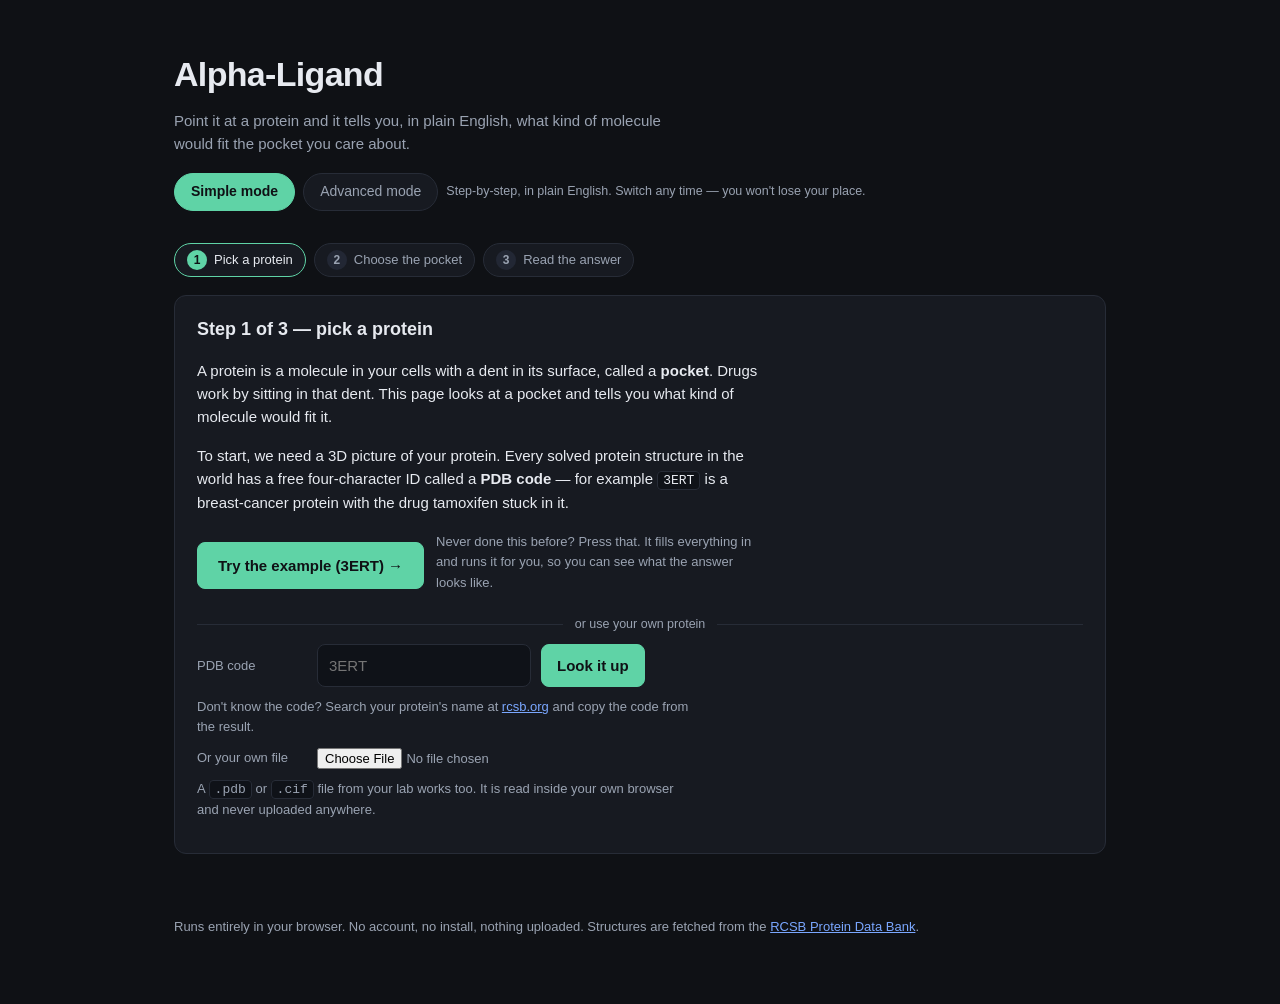
<file: docs/index.html>
<!DOCTYPE html>
<html lang="en">
<head>
<meta charset="utf-8">
<meta name="viewport" content="width=device-width, initial-scale=1">
<title>Alpha-Ligand &mdash; pocket profiler &amp; repressor blueprint</title>
<link rel="icon" href="data:,">
<link rel="stylesheet" href="style.css">
</head>
<body>

<header>
  <h1>Alpha&#8209;Ligand</h1>
  <p class="tagline" id="tagline">Give it a protein structure and its active-site residues. It reads the chemistry
  of the pocket and works backwards to the blueprint of a ligand that would fill it &mdash; a
  candidate repressor.</p>

  <div class="modebar" role="group" aria-label="Choose how much detail you want">
    <button id="modeSimple" type="button" class="modebtn" aria-pressed="true">Simple mode</button>
    <button id="modeAdvanced" type="button" class="modebtn" aria-pressed="false">Advanced mode</button>
    <span class="modehint" id="modeHint"></span>
  </div>
</header>

<main>

<!-- ===================================================================
     SIMPLE MODE: one step on screen at a time, plain language.
     =================================================================== -->
<div id="simpleUI">

  <ol class="progress" id="progress">
    <li data-step="1"><span class="dot">1</span> Pick a protein</li>
    <li data-step="2"><span class="dot">2</span> Choose the pocket</li>
    <li data-step="3"><span class="dot">3</span> Read the answer</li>
  </ol>

  <!-- ---------------- simple step 1 ---------------- -->
  <section class="card" id="sxStep1">
    <h2>Step 1 of 3 &mdash; pick a protein</h2>
    <p>A protein is a molecule in your cells with a dent in its surface, called a
    <strong>pocket</strong>. Drugs work by sitting in that dent. This page looks at a pocket and
    tells you what kind of molecule would fit it.</p>
    <p>To start, we need a 3D picture of your protein. Every solved protein structure in the world
    has a free four-character ID called a <strong>PDB code</strong> &mdash; for example
    <code>3ERT</code> is a breast-cancer protein with the drug tamoxifen stuck in it.</p>

    <p class="bigexample">
      <button id="sxExample" type="button" class="primary big">Try the example (3ERT) &rarr;</button>
      <span class="hint inline">Never done this before? Press that. It fills everything in and runs
      it for you, so you can see what the answer looks like.</span>
    </p>

    <div class="rule"><span>or use your own protein</span></div>

    <div class="row">
      <label for="sxCode">PDB code</label>
      <input id="sxCode" type="text" maxlength="4" placeholder="3ERT" autocomplete="off">
      <button id="sxFetch" type="button" class="primary">Look it up</button>
    </div>
    <p class="hint">Don't know the code? Search your protein's name at
    <a href="https://www.rcsb.org/" target="_blank" rel="noopener">rcsb.org</a> and copy the code
    from the result.</p>

    <div class="row">
      <label for="sxFile">Or your own file</label>
      <input id="sxFile" type="file" accept=".pdb,.ent,.cif,.mmcif,.txt">
    </div>
    <p class="hint">A <code>.pdb</code> or <code>.cif</code> file from your lab works too. It is read
    inside your own browser and never uploaded anywhere.</p>

    <div id="sxLoadStatus" class="status"></div>
  </section>

  <!-- ---------------- simple step 2 ---------------- -->
  <section class="card" id="sxStep2" hidden>
    <h2>Step 2 of 3 &mdash; choose the pocket</h2>
    <p id="sxLoadedLine" class="loaded"></p>
    <p>A protein is big, and only a small patch of it does the real work. That patch is the
    <strong>active site</strong> &mdash; the dent where another molecule binds. We need to know
    which part of the protein you care about.</p>

    <div id="sxAutoBox" class="suggestion" hidden>
      <h3 class="plain">We found a likely pocket</h3>
      <p id="sxAutoText"></p>
      <p>
        <button id="sxUseAuto" type="button" class="primary big">Yes, use this pocket &rarr;</button>
        <button id="sxManualLink" type="button" class="linkish">I'd rather type my own residues</button>
      </p>
    </div>

    <div id="sxNoAutoBox" class="suggestion warnish" hidden>
      <h3 class="plain">No obvious pocket in this file</h3>
      <p>This structure has nothing bound in it, so we can't guess where the active site is. If a
      paper about your protein lists the important residues, type them below. Otherwise, try a
      structure of the same protein that has a drug or molecule bound to it.</p>
    </div>

    <div id="sxManualBox" hidden>
      <h3 class="plain">Type the residues yourself</h3>
      <p class="hint">A residue is one building block of the protein. Write each one as
      <code>chain:number</code>, like <code>A:351</code>, separated by commas. Or just click them in
      the list.</p>
      <div class="row">
        <label for="sxResidues">Residues</label>
        <input id="sxResidues" type="text" placeholder="A:351,A:383,A:524" autocomplete="off">
      </div>
      <div class="picker">
        <div class="row">
          <label for="sxChain">Chain</label>
          <select id="sxChain"></select>
          <input id="sxFilter" type="search" placeholder="filter, e.g. 351 or HIS">
        </div>
        <div id="sxResList" class="reslist"></div>
      </div>
    </div>

    <p id="sxRunRow" hidden>
      <button id="sxRun" type="button" class="primary big">See what this pocket wants &rarr;</button>
    </p>
    <p><button id="sxBack1" type="button" class="linkish">&larr; Back</button></p>
    <div id="sxRunStatus" class="status"></div>
  </section>

  <!-- ---------------- simple step 3 ---------------- -->
  <section id="sxStep3" hidden>
    <div class="card">
      <h2>Step 3 of 3 &mdash; what we found</h2>
      <div id="sxSentences" class="sentences"></div>
      <div id="sxBars" class="bars"></div>
      <p class="caveat" id="sxCaveat"></p>

      <details id="sxDetails">
        <summary>Show me the details (the actual numbers)</summary>
        <div id="sxDetailBody" class="detailbody"></div>
        <p class="hint">Same numbers as Advanced mode. Want the full tables and coordinates?
          <button id="sxToAdvanced" type="button" class="linkish">Switch to Advanced mode</button>
          &mdash; your protein and pocket stay loaded.</p>
        <p>
          <button id="sxDlTxt" type="button">Download report (.txt)</button>
          <button id="sxDlJson" type="button">Download pharmacophore (.json)</button>
        </p>
      </details>
    </div>

    <div class="card colab">
      <h2>What to do next</h2>
      <p>This page told you <strong>what kind of molecule</strong> the pocket wants. The next step is
      to go find real molecules that match and see how well they fit &mdash; that's done in a free
      Google notebook that runs on Google's computers, so there is
      <strong>nothing to install</strong> and nothing to set up.</p>
      <p>You open the link, type the same PDB code and residues into a form, and press one play
      button. It searches millions of real published compounds, fits the best ones into your pocket
      and gives you a readable results page with pictures.</p>
      <p><a class="colab-link" href="https://colab.research.google.com/github/adamcantcodelol/alpha-ligand/blob/main/Alpha_Ligand_OneClick.ipynb" target="_blank" rel="noopener">Open the one-click notebook &rarr;</a></p>
      <p class="hint" id="sxCarryOver"></p>
    </div>

    <div class="card">
      <p>
        <button id="sxRestart" type="button" class="primary">Start again with another protein</button>
        <button id="sxBack2" type="button" class="linkish">&larr; Back to the pocket</button>
      </p>
    </div>
  </section>

</div>

<!-- ===================================================================
     ADVANCED MODE: the original interface, unchanged.
     =================================================================== -->
<div id="advancedUI" hidden>

  <!-- ---------------- STEP 1: the structure ---------------- -->
  <section class="card">
    <h2><span class="step">1</span> Load a protein structure</h2>

    <div class="row">
      <label for="pdbcode">PDB code</label>
      <input id="pdbcode" type="text" maxlength="4" placeholder="3ERT" autocomplete="off">
      <button id="fetchBtn" class="primary">Fetch from RCSB</button>
    </div>

    <p class="or">or</p>

    <div class="row">
      <label for="fileinput">Your own file</label>
      <input id="fileinput" type="file" accept=".pdb,.ent,.cif,.mmcif,.txt">
    </div>
    <p class="hint">Accepts <code>.pdb</code> and <code>.cif</code>. Your file is read inside your own
    browser and is never uploaded anywhere.</p>

    <div id="loadStatus" class="status"></div>
  </section>

  <!-- ---------------- STEP 2: the active site ---------------- -->
  <section class="card" id="siteCard" hidden>
    <h2><span class="step">2</span> Pick the active-site residues</h2>

    <div class="row">
      <label for="residues">Residues</label>
      <input id="residues" type="text" placeholder="A:351,A:383,A:524" autocomplete="off">
    </div>
    <p class="hint">Write them as <code>chain:number</code>, separated by commas. Or just click them
    in the list below.</p>

    <p><button id="autoBtn" type="button">Suggest residues from the bound ligand</button></p>
    <div id="autoStatus" class="status"></div>

    <div class="picker">
      <div class="row">
        <label for="chainSelect">Chain</label>
        <select id="chainSelect"></select>
        <input id="resFilter" type="search" placeholder="filter by number or name, e.g. HIS">
      </div>
      <div id="resList" class="reslist"></div>
    </div>

    <div class="row slider-row">
      <label for="cutoff">Pocket cutoff</label>
      <input id="cutoff" type="range" min="4" max="12" step="0.5" value="8">
      <output id="cutoffOut">8.0 &#8491;</output>
    </div>
    <p class="hint">How far around your chosen side chains counts as "the pocket wall". 6 &#8491; keeps
    to the residues that actually line the site; 8 &#8491; pulls in a second shell behind them.</p>

    <button id="runBtn" class="primary big">Profile this pocket</button>
    <div id="runStatus" class="status"></div>
  </section>

  <!-- ---------------- STEP 3: results ---------------- -->
  <section id="results" hidden>

    <div class="card">
      <h2><span class="step">3</span> What the pocket is made of</h2>
      <div id="summaryGrid" class="grid"></div>
      <h3>Pocket shell</h3>
      <p id="shellList" class="shell"></p>
      <h3>Size and shape</h3>
      <div id="geomGrid" class="grid"></div>
    </div>

    <div class="card">
      <h2><span class="step">4</span> Working backwards: the ligand blueprint</h2>
      <p class="hint">Each row says: the pocket offers <em>this</em> here, so your ligand should
      present the <em>opposite</em> of it at roughly these coordinates. Rows marked
      <strong>&#9733;</strong> are the residues you named, weighted highest.</p>
      <div class="tablewrap">
        <table id="featureTable">
          <thead><tr>
            <th></th><th>Pocket residue</th><th>Ligand should bring</th>
            <th>Suggested chemistry</th><th>Approx. x, y, z</th><th>Score</th>
          </tr></thead>
          <tbody></tbody>
        </table>
      </div>
    </div>

    <div class="card">
      <h2><span class="step">5</span> Suggested ligand properties</h2>
      <div id="propGrid" class="grid"></div>
      <p id="propBasis" class="hint"></p>
    </div>

    <div class="card">
      <h2>Downloads</h2>
      <p class="hint">Both files are generated here in your browser.</p>
      <button id="dlTxt">Download report (.txt)</button>
      <button id="dlJson">Download pharmacophore (.json)</button>
    </div>

    <div class="card">
      <h2>How to read this</h2>
      <p>Section 4 is a <strong>pharmacophore</strong>: a list of the chemical groups a good binder
      should carry, and roughly where. A positively charged wall wants a negatively charged group
      on the ligand; an aromatic wall wants a ring to stack against; a greasy wall wants a greasy
      group. Build or search for a molecule that places those groups near those points, then dock
      and test it.</p>
      <p class="caveat" id="disclaimer"></p>
    </div>

    <div class="card colab">
      <h2>Next step: build and dock molecules &mdash; one link, one button</h2>
      <p>This page does <strong>step 1</strong> &mdash; it profiles the pocket and tells you what
      chemistry a binder needs. Building actual 3D molecules and docking them into the pocket
      needs RDKit and AutoDock Vina, which cannot run inside a web page.</p>
      <p>So they run in a <strong>Google Colab notebook</strong> instead: still just a link,
      still <strong>nothing for you to install</strong> &mdash; it installs everything it needs on
      Google's computer, not on yours. Fill in one form, press one play button, and it profiles the
      pocket, screens millions of real published compounds, docks the best ones and shows you a
      readable results page.</p>
      <p><a class="colab-link" href="https://colab.research.google.com/github/adamcantcodelol/alpha-ligand/blob/main/Alpha_Ligand_OneClick.ipynb" target="_blank" rel="noopener">Run the whole pipeline in one click &rarr;</a></p>
      <p class="hint">Advanced: the <a href="https://colab.research.google.com/github/adamcantcodelol/alpha-ligand/blob/main/Alpha_Ligand_Pipeline.ipynb" target="_blank" rel="noopener">step-by-step notebook</a>
      runs the same pipeline one cell at a time and adds the optional peptide-binder branch.
      Neither notebook needs anything installed on your computer.</p>
      <p class="hint">Scores there are empirical docking estimates, not binding affinities. A good
      score is a reason to test a molecule, not proof that it binds.</p>
    </div>

  </section>

</div>

</main>

<footer>
  <p>Runs entirely in your browser. No account, no install, nothing uploaded.
  Structures are fetched from the <a href="https://www.rcsb.org/">RCSB Protein Data Bank</a>.</p>
</footer>

<script src="core.js"></script>
<script src="app.js"></script>
</body>
</html>
</file>
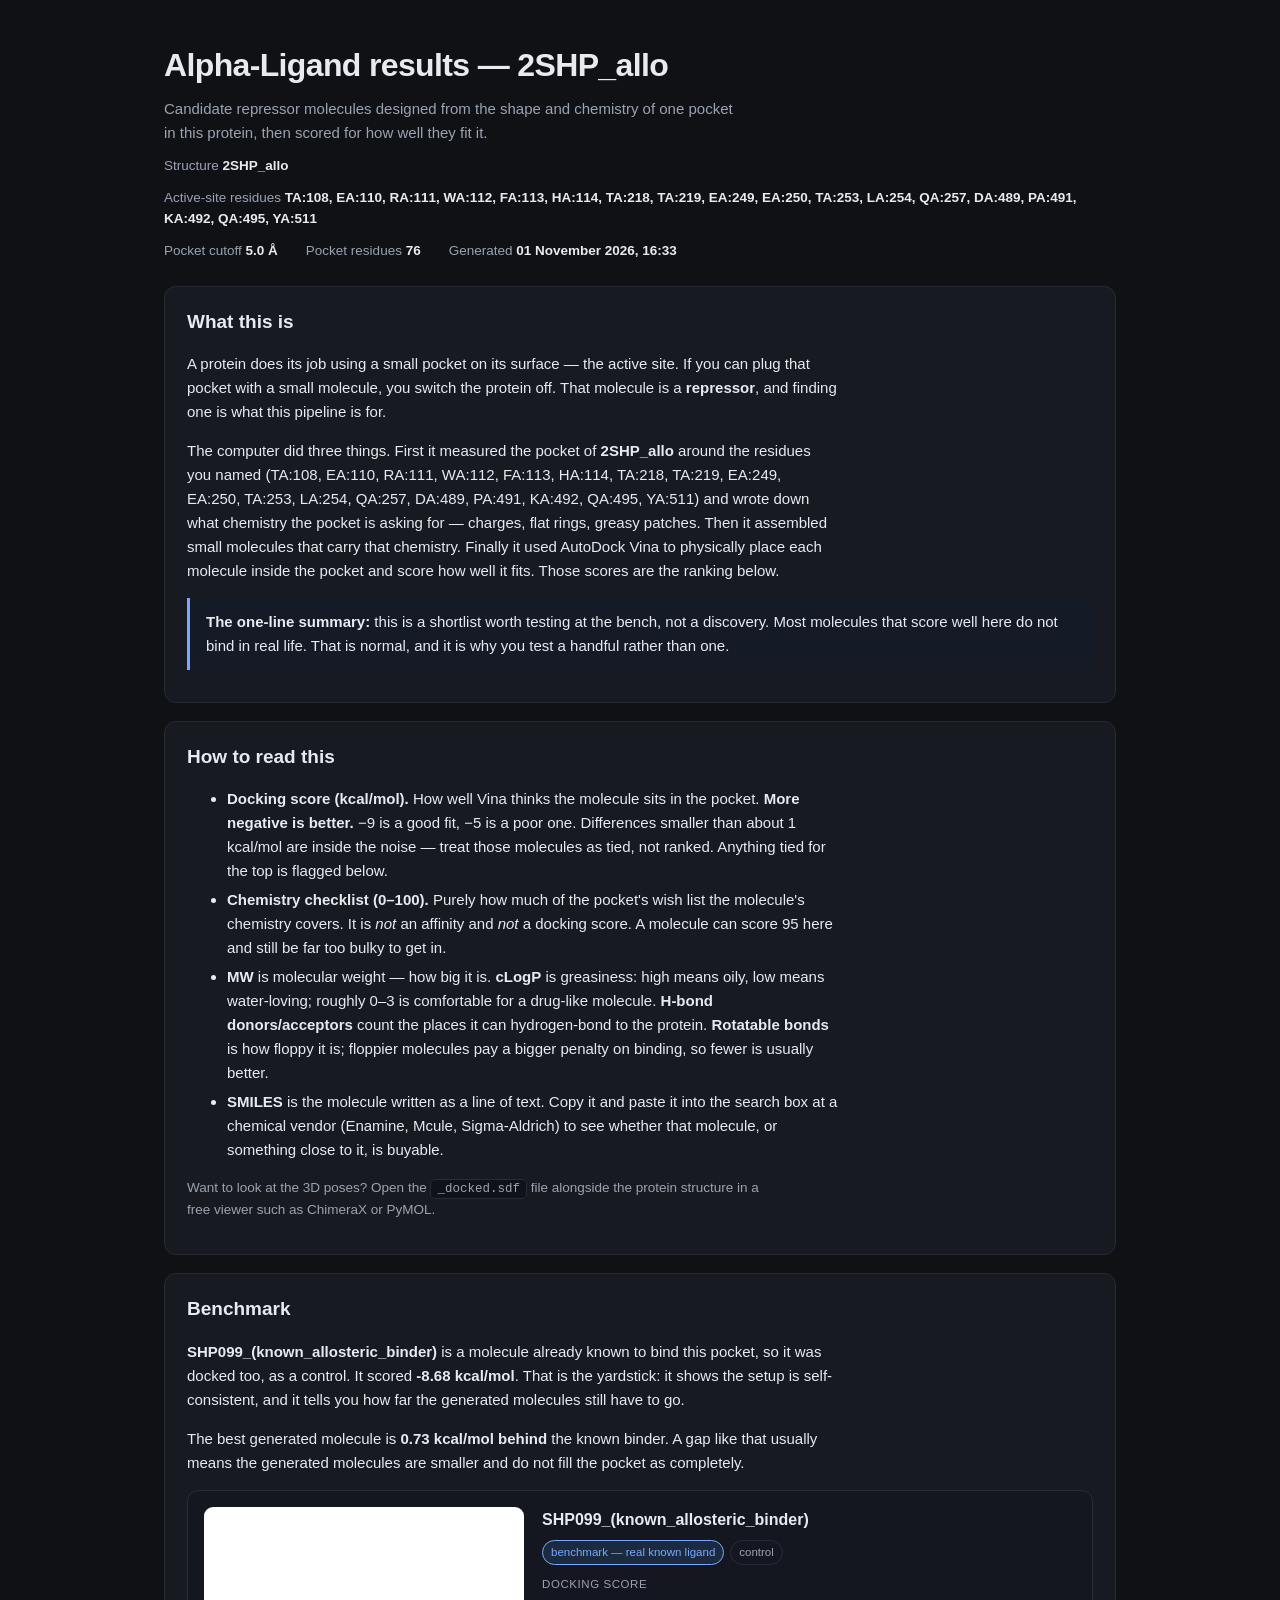
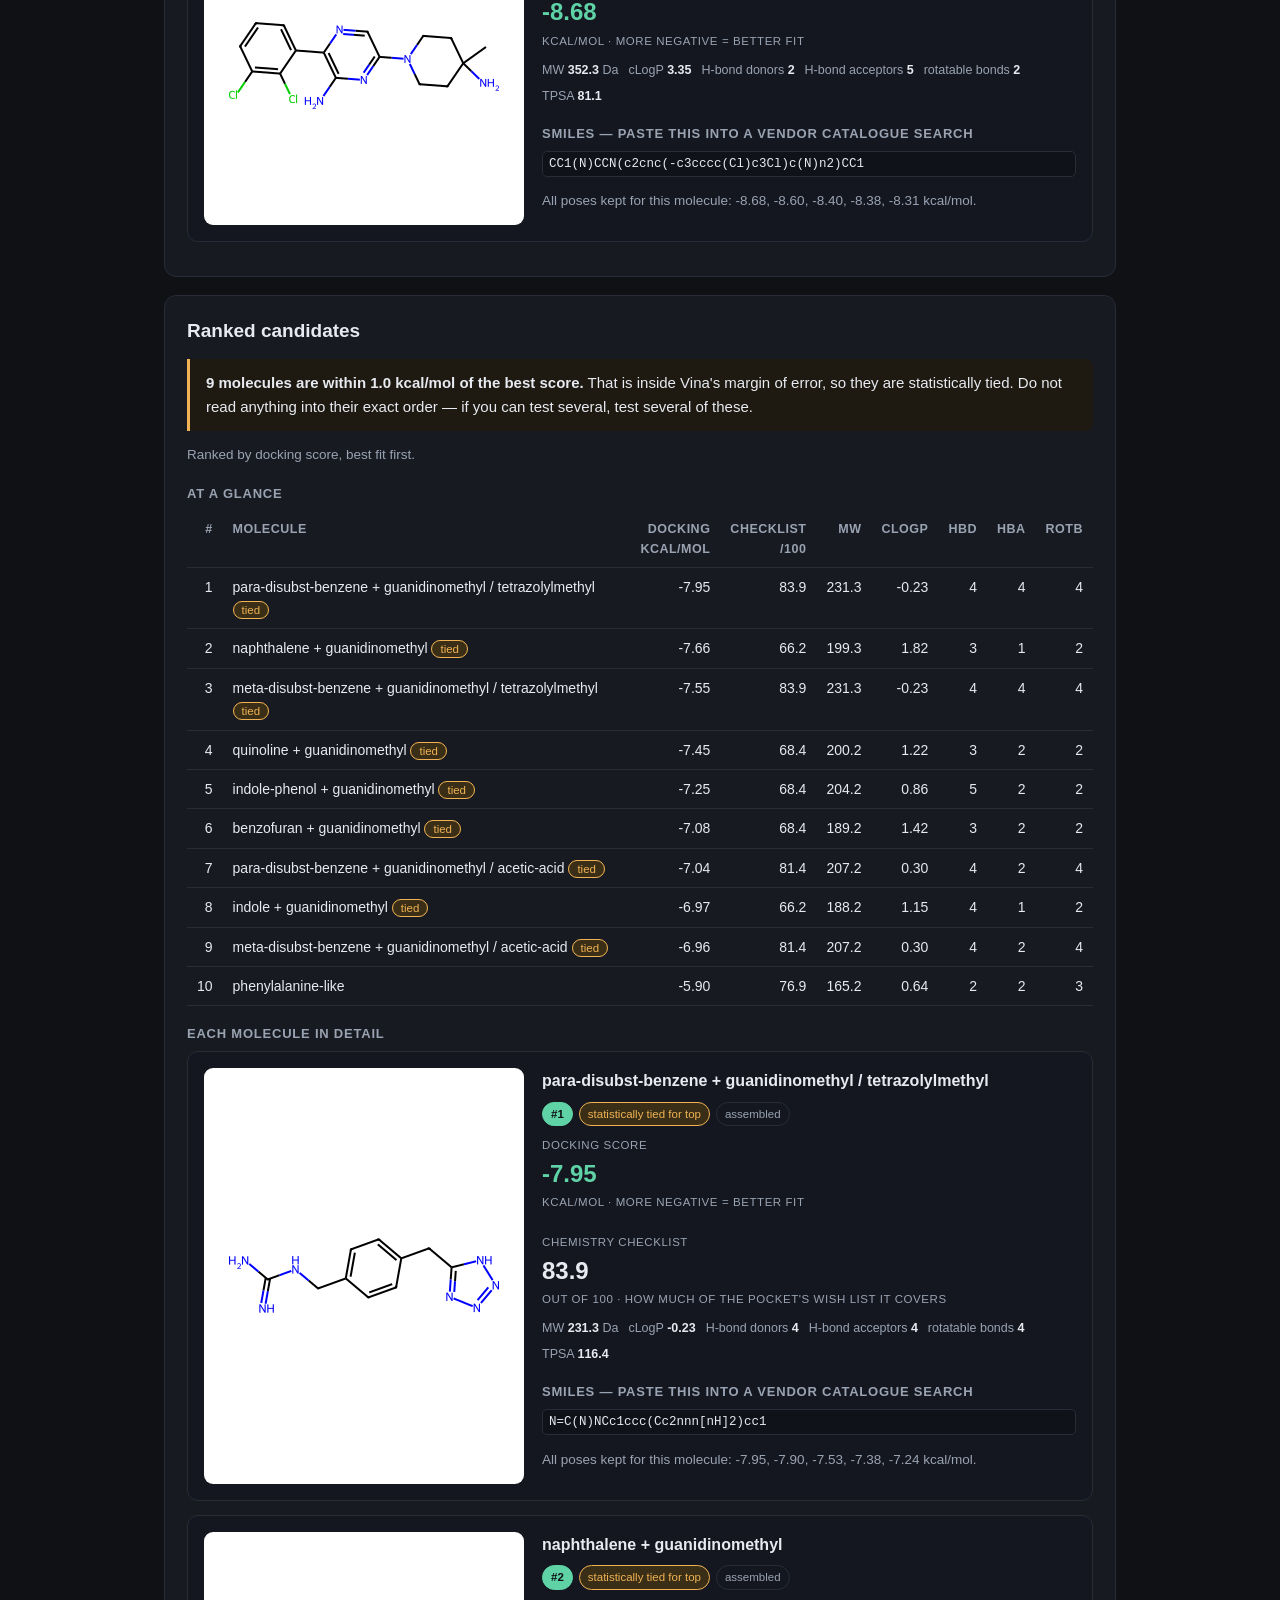
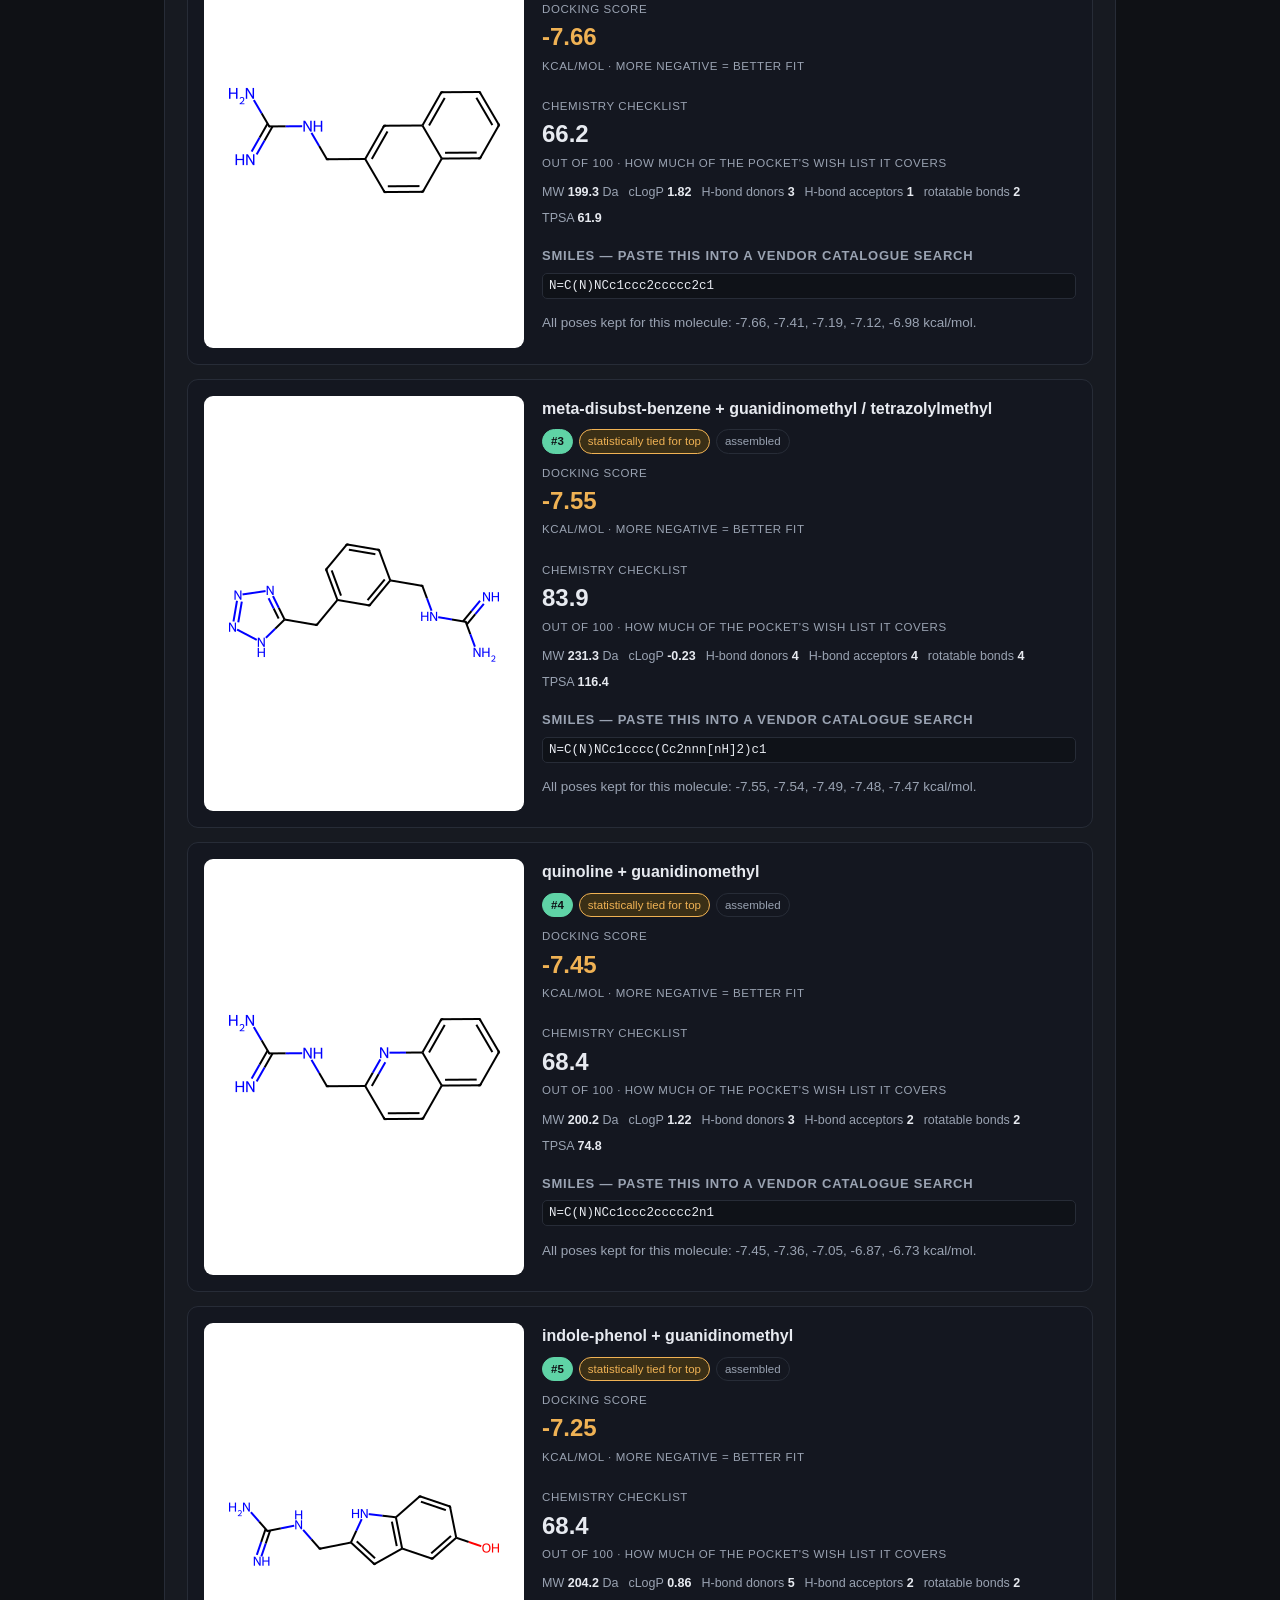
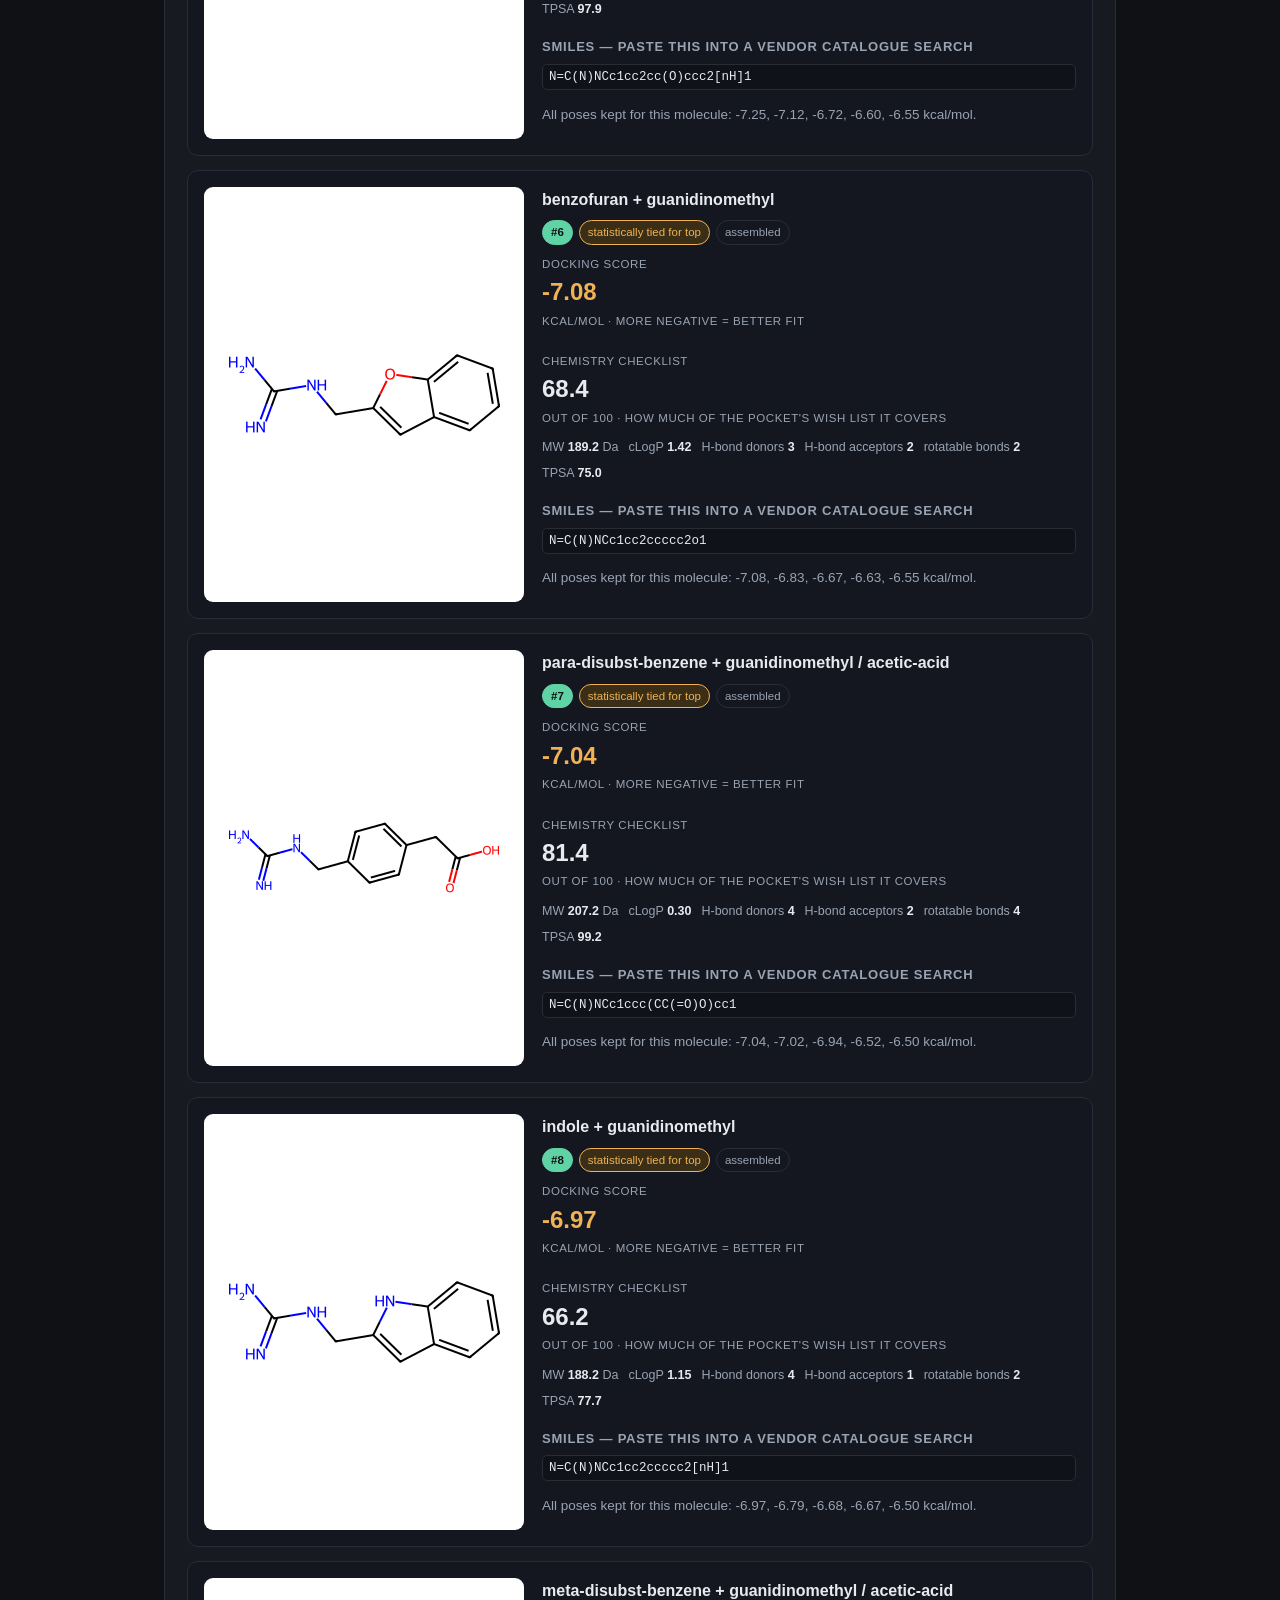
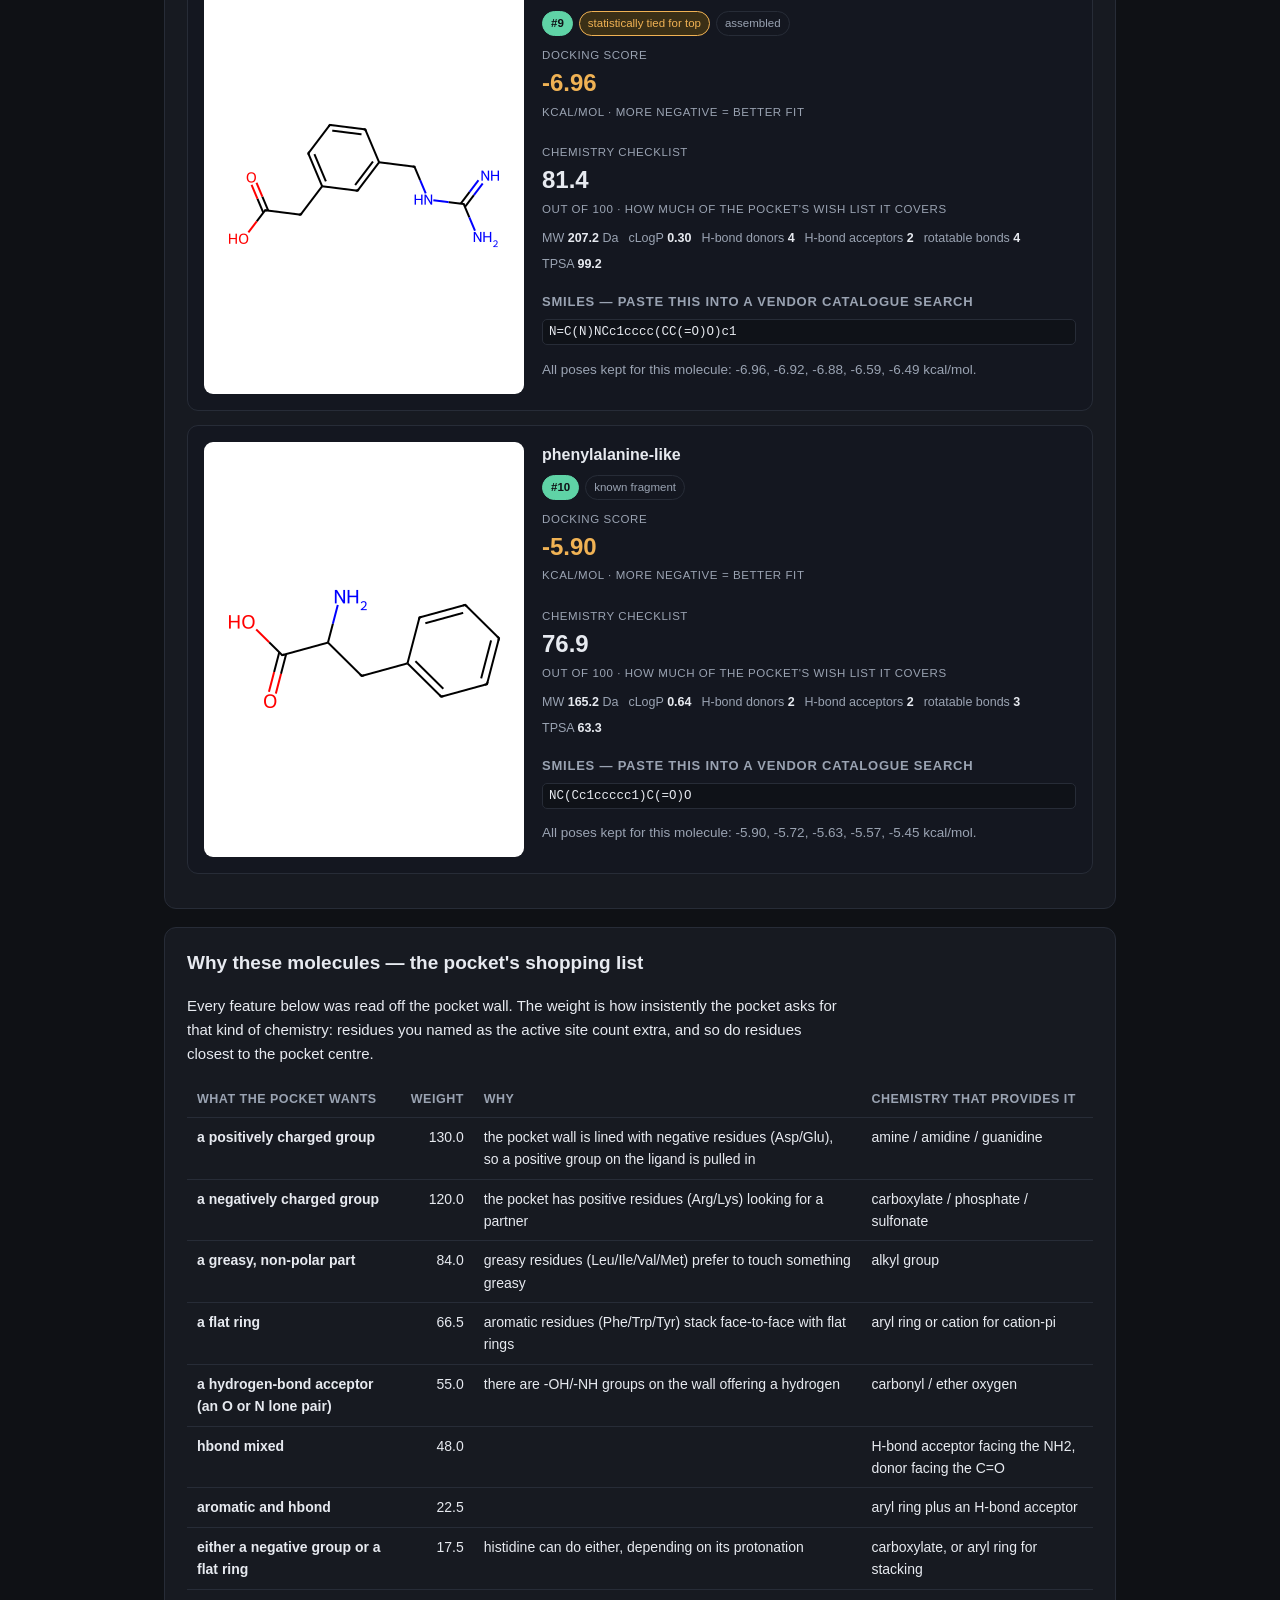
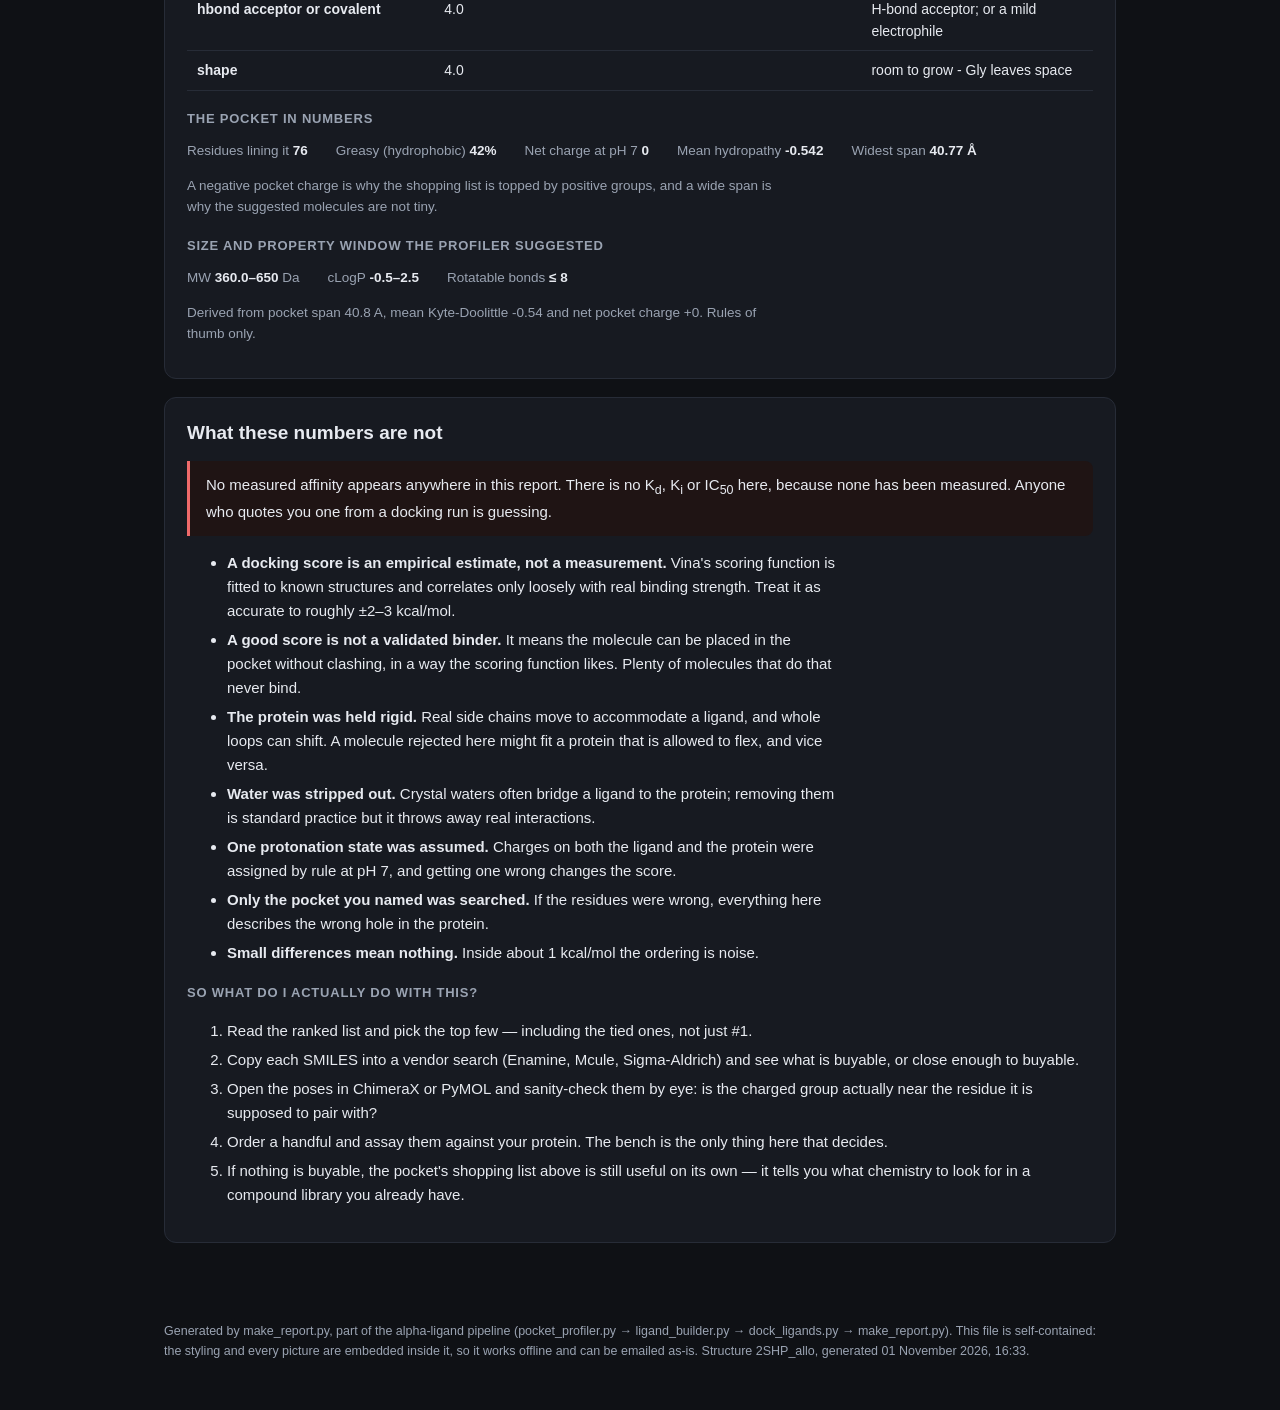
<file: output/2SHP_allo_results.html>
<!DOCTYPE html>
<html lang='en'><head><meta charset='utf-8'>
<meta name='viewport' content='width=device-width,initial-scale=1'>
<title>Alpha-Ligand results — 2SHP_allo</title>
<style>
:root{
  --bg:#0f1115; --card:#171a21; --line:#272c37; --ink:#e7eaf0; --dim:#9aa3b2;
  --accent:#5fd3a6; --accent2:#7aa7ff; --warn:#f0b254; --bad:#ef6a6a;
}
*{box-sizing:border-box}
body{margin:0;background:var(--bg);color:var(--ink);
  font:15px/1.6 -apple-system,BlinkMacSystemFont,"Segoe UI",Roboto,Helvetica,Arial,sans-serif;}
header{padding:40px 24px 4px;max-width:1000px;margin:0 auto}
h1{margin:0 0 6px;font-size:32px;letter-spacing:-.02em}
.tagline{margin:0;color:var(--dim);max-width:70ch}
main{max-width:1000px;margin:0 auto;padding:20px 24px 60px}
.card{background:var(--card);border:1px solid var(--line);border-radius:12px;
  padding:20px 22px;margin:0 0 18px}
h2{margin:0 0 12px;font-size:19px}
h3{margin:18px 0 6px;font-size:13px;text-transform:uppercase;letter-spacing:.06em;color:var(--dim)}
p{max-width:78ch}
code,.smiles{background:#0f1218;border:1px solid var(--line);border-radius:5px;
  padding:2px 6px;font-family:ui-monospace,SFMono-Regular,Consolas,monospace;font-size:12.5px;
  word-break:break-all}
.meta{display:flex;flex-wrap:wrap;gap:10px 28px;margin:10px 0 0;color:var(--dim);font-size:13.5px}
.meta b{color:var(--ink);font-weight:600}
table{border-collapse:collapse;width:100%;font-size:14px}
th,td{text-align:left;padding:8px 10px;border-bottom:1px solid var(--line);vertical-align:top}
th{color:var(--dim);font-weight:600;font-size:12.5px;text-transform:uppercase;letter-spacing:.04em}
td.num,th.num{text-align:right;font-variant-numeric:tabular-nums}
.hit{display:grid;grid-template-columns:320px 1fr;gap:18px;border:1px solid var(--line);
  border-radius:11px;padding:16px;margin:0 0 14px;background:#141720;break-inside:avoid}
.pic{background:#fff;border-radius:9px;padding:6px;display:flex;align-items:center;justify-content:center}
img.mol{max-width:100%;height:auto;display:block}
.molsvg{background:#fff;border-radius:9px}
.nopic{color:#888;font-size:13px;padding:40px 0;text-align:center}
.hitname{font-size:16px;font-weight:650;margin:0 0 2px}
.badges{display:flex;flex-wrap:wrap;gap:6px;margin:8px 0}
.badge{font-size:11.5px;padding:2px 8px;border-radius:999px;border:1px solid var(--line);color:var(--dim)}
.badge.rank{background:var(--accent);color:#0f1115;border-color:var(--accent);font-weight:700}
.badge.tie{background:#3a2f16;border-color:var(--warn);color:var(--warn)}
.badge.ctrl{background:#1b2a3f;border-color:var(--accent2);color:var(--accent2)}
.scorerow{display:flex;flex-wrap:wrap;gap:22px;margin:10px 0 4px}
.score .v{font-size:24px;font-weight:700;font-variant-numeric:tabular-nums}
.score .k{display:block;font-size:11.5px;color:var(--dim);text-transform:uppercase;letter-spacing:.05em}
.good{color:var(--accent)} .mid{color:var(--warn)}
.props{display:flex;flex-wrap:wrap;gap:6px 10px;margin:10px 0;font-size:12.5px;color:var(--dim)}
.props span b{color:var(--ink)}
.note{color:var(--dim);font-size:13.5px}
.callout{border-left:3px solid var(--accent2);background:#141b26;padding:12px 16px;border-radius:0 8px 8px 0;margin:12px 0}
.callout.warn{border-left-color:var(--warn);background:#1e1a12}
.callout.bad{border-left-color:var(--bad);background:#1f1414}
ul{max-width:78ch} li{margin:5px 0}
footer{max-width:1000px;margin:0 auto;padding:0 24px 50px;color:var(--dim);font-size:12.5px}
@media print{
  :root{--bg:#fff;--card:#fff;--line:#c8ccd4;--ink:#111;--dim:#555;
        --accent:#0a7a55;--accent2:#1a4ea8;--warn:#8a5a00;--bad:#9a2020}
  body{background:#fff;color:#111;font-size:11pt}
  .card,.hit{background:#fff;border:1px solid #c8ccd4;box-shadow:none}
  .hit{break-inside:avoid;page-break-inside:avoid}
  .badge.rank{background:#eee;color:#111;border-color:#999}
  .callout{background:#f6f7f9}
  header{padding-top:10px}
}
</style></head><body>
<header><h1>Alpha-Ligand results — 2SHP_allo</h1>
<p class='tagline'>Candidate repressor molecules designed from the shape and chemistry of one pocket in this protein, then scored for how well they fit it.</p>
<div class='meta'><span>Structure <b>2SHP_allo</b></span><span>Active-site residues <b>TA:108, EA:110, RA:111, WA:112, FA:113, HA:114, TA:218, TA:219, EA:249, EA:250, TA:253, LA:254, QA:257, DA:489, PA:491, KA:492, QA:495, YA:511</b></span><span>Pocket cutoff <b>5.0 &Aring;</b></span><span>Pocket residues <b>76</b></span><span>Generated <b>01 November 2026, 16:33</b></span></div></header><main>
<div class='card'><h2>What this is</h2>
<p>A protein does its job using a small pocket on its surface — the active site. If you can plug that pocket with a small molecule, you switch the protein off. That molecule is a <b>repressor</b>, and finding one is what this pipeline is for.</p>
<p>The computer did three things. First it measured the pocket of <b>2SHP_allo</b> around the residues you named (TA:108, EA:110, RA:111, WA:112, FA:113, HA:114, TA:218, TA:219, EA:249, EA:250, TA:253, LA:254, QA:257, DA:489, PA:491, KA:492, QA:495, YA:511) and wrote down what chemistry the pocket is asking for — charges, flat rings, greasy patches. Then it assembled small molecules that carry that chemistry. 
Finally it used AutoDock Vina to physically place each molecule inside the pocket and score how well it fits. Those scores are the ranking below.</p>
<div class='callout'><b>The one-line summary:</b> this is a shortlist worth testing at the bench, not a discovery. Most molecules that score well here do not bind in real life. That is normal, and it is why you test a handful rather than one.</div>
</div>
<div class='card'><h2>How to read this</h2><ul>
<li><b>Docking score (kcal/mol).</b> How well Vina thinks the molecule sits in the pocket. <b>More negative is better.</b> &minus;9 is a good fit, &minus;5 is a poor one. Differences smaller than about 1 kcal/mol are inside the noise — treat those molecules as tied, not ranked. Anything tied for the top is flagged below.</li>
<li><b>Chemistry checklist (0–100).</b> Purely how much of the pocket's wish list the molecule's chemistry covers. It is <i>not</i> an affinity and <i>not</i> a docking score. A molecule can score 95 here and still be far too bulky to get in.</li>
<li><b>MW</b> is molecular weight — how big it is. <b>cLogP</b> is greasiness: high means oily, low means water-loving; roughly 0–3 is comfortable for a drug-like molecule. <b>H-bond donors/acceptors</b> count the places it can hydrogen-bond to the protein. <b>Rotatable bonds</b> is how floppy it is; floppier molecules pay a bigger penalty on binding, so fewer is usually better.</li>
<li><b>SMILES</b> is the molecule written as a line of text. Copy it and paste it into the search box at a chemical vendor (Enamine, Mcule, Sigma-Aldrich) to see whether that molecule, or something close to it, is buyable.</li>
</ul>
<p class='note'>Want to look at the 3D poses? Open the <code>_docked.sdf</code> file alongside the protein structure in a free viewer such as ChimeraX or PyMOL.</p></div>
<div class='card'><h2>Benchmark</h2>
<p><b>SHP099_(known_allosteric_binder)</b> is a molecule already known to bind this pocket, so it was docked too, as a control. It scored <b>-8.68 kcal/mol</b>. That is the yardstick: it shows the setup is self-consistent, and it tells you how far the generated molecules still have to go.</p>
<p>The best generated molecule is <b>0.73 kcal/mol behind</b> the known binder. A gap like that usually means the generated molecules are smaller and do not fill the pocket as completely.</p>

<div class="hit">
  <div class="pic"><img class="mol" alt="structure" src="[data-uri]"></div>
  <div>
    <p class="hitname">SHP099_(known_allosteric_binder)</p>
    <div class="badges"><span class="badge ctrl">benchmark — real known ligand</span><span class="badge">control</span></div>
    <div class="scorerow"><div class="score"><span class="k">docking score</span><span class="v good">-8.68</span><span class="k">kcal/mol &middot; more negative = better fit</span></div></div>
    <div class="props">
      <span>MW <b>352.3</b> Da</span><span>cLogP <b>3.35</b></span>
      <span>H-bond donors <b>2</b></span><span>H-bond acceptors <b>5</b></span>
      <span>rotatable bonds <b>2</b></span><span>TPSA <b>81.1</b></span>
    </div>
    <h3>SMILES — paste this into a vendor catalogue search</h3>
    <div class="smiles">CC1(N)CCN(c2cnc(-c3cccc(Cl)c3Cl)c(N)n2)CC1</div>
    <p class="note">All poses kept for this molecule: -8.68, -8.60, -8.40, -8.38, -8.31 kcal/mol.</p>
  </div>
</div>
</div>
<div class='card'><h2>Ranked candidates</h2>
<div class='callout warn'><b>9 molecules are within 1.0 kcal/mol of the best score.</b> That is inside Vina's margin of error, so they are statistically tied. Do not read anything into their exact order — if you can test several, test several of these.</div>
<p class='note'>Ranked by docking score, best fit first.</p>
<h3>At a glance</h3><table><thead><tr><th class='num'>#</th><th>Molecule</th>
<th class='num'>Docking<br>kcal/mol</th>
<th class='num'>Checklist<br>/100</th><th class='num'>MW</th><th class='num'>cLogP</th><th class='num'>HBD</th><th class='num'>HBA</th><th class='num'>RotB</th></tr></thead><tbody>
<tr><td class='num'>1</td><td>para-disubst-benzene + guanidinomethyl / tetrazolylmethyl <span class='badge tie'>tied</span></td>
<td class='num'>-7.95</td>
<td class='num'>83.9</td><td class='num'>231.3</td><td class='num'>-0.23</td><td class='num'>4</td><td class='num'>4</td><td class='num'>4</td></tr>
<tr><td class='num'>2</td><td>naphthalene + guanidinomethyl <span class='badge tie'>tied</span></td>
<td class='num'>-7.66</td>
<td class='num'>66.2</td><td class='num'>199.3</td><td class='num'>1.82</td><td class='num'>3</td><td class='num'>1</td><td class='num'>2</td></tr>
<tr><td class='num'>3</td><td>meta-disubst-benzene + guanidinomethyl / tetrazolylmethyl <span class='badge tie'>tied</span></td>
<td class='num'>-7.55</td>
<td class='num'>83.9</td><td class='num'>231.3</td><td class='num'>-0.23</td><td class='num'>4</td><td class='num'>4</td><td class='num'>4</td></tr>
<tr><td class='num'>4</td><td>quinoline + guanidinomethyl <span class='badge tie'>tied</span></td>
<td class='num'>-7.45</td>
<td class='num'>68.4</td><td class='num'>200.2</td><td class='num'>1.22</td><td class='num'>3</td><td class='num'>2</td><td class='num'>2</td></tr>
<tr><td class='num'>5</td><td>indole-phenol + guanidinomethyl <span class='badge tie'>tied</span></td>
<td class='num'>-7.25</td>
<td class='num'>68.4</td><td class='num'>204.2</td><td class='num'>0.86</td><td class='num'>5</td><td class='num'>2</td><td class='num'>2</td></tr>
<tr><td class='num'>6</td><td>benzofuran + guanidinomethyl <span class='badge tie'>tied</span></td>
<td class='num'>-7.08</td>
<td class='num'>68.4</td><td class='num'>189.2</td><td class='num'>1.42</td><td class='num'>3</td><td class='num'>2</td><td class='num'>2</td></tr>
<tr><td class='num'>7</td><td>para-disubst-benzene + guanidinomethyl / acetic-acid <span class='badge tie'>tied</span></td>
<td class='num'>-7.04</td>
<td class='num'>81.4</td><td class='num'>207.2</td><td class='num'>0.30</td><td class='num'>4</td><td class='num'>2</td><td class='num'>4</td></tr>
<tr><td class='num'>8</td><td>indole + guanidinomethyl <span class='badge tie'>tied</span></td>
<td class='num'>-6.97</td>
<td class='num'>66.2</td><td class='num'>188.2</td><td class='num'>1.15</td><td class='num'>4</td><td class='num'>1</td><td class='num'>2</td></tr>
<tr><td class='num'>9</td><td>meta-disubst-benzene + guanidinomethyl / acetic-acid <span class='badge tie'>tied</span></td>
<td class='num'>-6.96</td>
<td class='num'>81.4</td><td class='num'>207.2</td><td class='num'>0.30</td><td class='num'>4</td><td class='num'>2</td><td class='num'>4</td></tr>
<tr><td class='num'>10</td><td>phenylalanine-like</td>
<td class='num'>-5.90</td>
<td class='num'>76.9</td><td class='num'>165.2</td><td class='num'>0.64</td><td class='num'>2</td><td class='num'>2</td><td class='num'>3</td></tr>
</tbody></table>
<h3>Each molecule in detail</h3>

<div class="hit">
  <div class="pic"><img class="mol" alt="structure" src="[data-uri]"></div>
  <div>
    <p class="hitname">para-disubst-benzene + guanidinomethyl / tetrazolylmethyl</p>
    <div class="badges"><span class="badge rank">#1</span><span class="badge tie">statistically tied for top</span><span class="badge">assembled</span></div>
    <div class="scorerow"><div class="score"><span class="k">docking score</span><span class="v good">-7.95</span><span class="k">kcal/mol &middot; more negative = better fit</span></div><div class="score"><span class="k">chemistry checklist</span><span class="v">83.9</span><span class="k">out of 100 &middot; how much of the pocket's wish list it covers</span></div></div>
    <div class="props">
      <span>MW <b>231.3</b> Da</span><span>cLogP <b>-0.23</b></span>
      <span>H-bond donors <b>4</b></span><span>H-bond acceptors <b>4</b></span>
      <span>rotatable bonds <b>4</b></span><span>TPSA <b>116.4</b></span>
    </div>
    <h3>SMILES — paste this into a vendor catalogue search</h3>
    <div class="smiles">N=C(N)NCc1ccc(Cc2nnn[nH]2)cc1</div>
    <p class="note">All poses kept for this molecule: -7.95, -7.90, -7.53, -7.38, -7.24 kcal/mol.</p>
  </div>
</div>

<div class="hit">
  <div class="pic"><img class="mol" alt="structure" src="[data-uri]"></div>
  <div>
    <p class="hitname">naphthalene + guanidinomethyl</p>
    <div class="badges"><span class="badge rank">#2</span><span class="badge tie">statistically tied for top</span><span class="badge">assembled</span></div>
    <div class="scorerow"><div class="score"><span class="k">docking score</span><span class="v mid">-7.66</span><span class="k">kcal/mol &middot; more negative = better fit</span></div><div class="score"><span class="k">chemistry checklist</span><span class="v">66.2</span><span class="k">out of 100 &middot; how much of the pocket's wish list it covers</span></div></div>
    <div class="props">
      <span>MW <b>199.3</b> Da</span><span>cLogP <b>1.82</b></span>
      <span>H-bond donors <b>3</b></span><span>H-bond acceptors <b>1</b></span>
      <span>rotatable bonds <b>2</b></span><span>TPSA <b>61.9</b></span>
    </div>
    <h3>SMILES — paste this into a vendor catalogue search</h3>
    <div class="smiles">N=C(N)NCc1ccc2ccccc2c1</div>
    <p class="note">All poses kept for this molecule: -7.66, -7.41, -7.19, -7.12, -6.98 kcal/mol.</p>
  </div>
</div>

<div class="hit">
  <div class="pic"><img class="mol" alt="structure" src="[data-uri]"></div>
  <div>
    <p class="hitname">meta-disubst-benzene + guanidinomethyl / tetrazolylmethyl</p>
    <div class="badges"><span class="badge rank">#3</span><span class="badge tie">statistically tied for top</span><span class="badge">assembled</span></div>
    <div class="scorerow"><div class="score"><span class="k">docking score</span><span class="v mid">-7.55</span><span class="k">kcal/mol &middot; more negative = better fit</span></div><div class="score"><span class="k">chemistry checklist</span><span class="v">83.9</span><span class="k">out of 100 &middot; how much of the pocket's wish list it covers</span></div></div>
    <div class="props">
      <span>MW <b>231.3</b> Da</span><span>cLogP <b>-0.23</b></span>
      <span>H-bond donors <b>4</b></span><span>H-bond acceptors <b>4</b></span>
      <span>rotatable bonds <b>4</b></span><span>TPSA <b>116.4</b></span>
    </div>
    <h3>SMILES — paste this into a vendor catalogue search</h3>
    <div class="smiles">N=C(N)NCc1cccc(Cc2nnn[nH]2)c1</div>
    <p class="note">All poses kept for this molecule: -7.55, -7.54, -7.49, -7.48, -7.47 kcal/mol.</p>
  </div>
</div>

<div class="hit">
  <div class="pic"><img class="mol" alt="structure" src="[data-uri]"></div>
  <div>
    <p class="hitname">quinoline + guanidinomethyl</p>
    <div class="badges"><span class="badge rank">#4</span><span class="badge tie">statistically tied for top</span><span class="badge">assembled</span></div>
    <div class="scorerow"><div class="score"><span class="k">docking score</span><span class="v mid">-7.45</span><span class="k">kcal/mol &middot; more negative = better fit</span></div><div class="score"><span class="k">chemistry checklist</span><span class="v">68.4</span><span class="k">out of 100 &middot; how much of the pocket's wish list it covers</span></div></div>
    <div class="props">
      <span>MW <b>200.2</b> Da</span><span>cLogP <b>1.22</b></span>
      <span>H-bond donors <b>3</b></span><span>H-bond acceptors <b>2</b></span>
      <span>rotatable bonds <b>2</b></span><span>TPSA <b>74.8</b></span>
    </div>
    <h3>SMILES — paste this into a vendor catalogue search</h3>
    <div class="smiles">N=C(N)NCc1ccc2ccccc2n1</div>
    <p class="note">All poses kept for this molecule: -7.45, -7.36, -7.05, -6.87, -6.73 kcal/mol.</p>
  </div>
</div>

<div class="hit">
  <div class="pic"><img class="mol" alt="structure" src="[data-uri]"></div>
  <div>
    <p class="hitname">indole-phenol + guanidinomethyl</p>
    <div class="badges"><span class="badge rank">#5</span><span class="badge tie">statistically tied for top</span><span class="badge">assembled</span></div>
    <div class="scorerow"><div class="score"><span class="k">docking score</span><span class="v mid">-7.25</span><span class="k">kcal/mol &middot; more negative = better fit</span></div><div class="score"><span class="k">chemistry checklist</span><span class="v">68.4</span><span class="k">out of 100 &middot; how much of the pocket's wish list it covers</span></div></div>
    <div class="props">
      <span>MW <b>204.2</b> Da</span><span>cLogP <b>0.86</b></span>
      <span>H-bond donors <b>5</b></span><span>H-bond acceptors <b>2</b></span>
      <span>rotatable bonds <b>2</b></span><span>TPSA <b>97.9</b></span>
    </div>
    <h3>SMILES — paste this into a vendor catalogue search</h3>
    <div class="smiles">N=C(N)NCc1cc2cc(O)ccc2[nH]1</div>
    <p class="note">All poses kept for this molecule: -7.25, -7.12, -6.72, -6.60, -6.55 kcal/mol.</p>
  </div>
</div>

<div class="hit">
  <div class="pic"><img class="mol" alt="structure" src="[data-uri]"></div>
  <div>
    <p class="hitname">benzofuran + guanidinomethyl</p>
    <div class="badges"><span class="badge rank">#6</span><span class="badge tie">statistically tied for top</span><span class="badge">assembled</span></div>
    <div class="scorerow"><div class="score"><span class="k">docking score</span><span class="v mid">-7.08</span><span class="k">kcal/mol &middot; more negative = better fit</span></div><div class="score"><span class="k">chemistry checklist</span><span class="v">68.4</span><span class="k">out of 100 &middot; how much of the pocket's wish list it covers</span></div></div>
    <div class="props">
      <span>MW <b>189.2</b> Da</span><span>cLogP <b>1.42</b></span>
      <span>H-bond donors <b>3</b></span><span>H-bond acceptors <b>2</b></span>
      <span>rotatable bonds <b>2</b></span><span>TPSA <b>75.0</b></span>
    </div>
    <h3>SMILES — paste this into a vendor catalogue search</h3>
    <div class="smiles">N=C(N)NCc1cc2ccccc2o1</div>
    <p class="note">All poses kept for this molecule: -7.08, -6.83, -6.67, -6.63, -6.55 kcal/mol.</p>
  </div>
</div>

<div class="hit">
  <div class="pic"><img class="mol" alt="structure" src="[data-uri]"></div>
  <div>
    <p class="hitname">para-disubst-benzene + guanidinomethyl / acetic-acid</p>
    <div class="badges"><span class="badge rank">#7</span><span class="badge tie">statistically tied for top</span><span class="badge">assembled</span></div>
    <div class="scorerow"><div class="score"><span class="k">docking score</span><span class="v mid">-7.04</span><span class="k">kcal/mol &middot; more negative = better fit</span></div><div class="score"><span class="k">chemistry checklist</span><span class="v">81.4</span><span class="k">out of 100 &middot; how much of the pocket's wish list it covers</span></div></div>
    <div class="props">
      <span>MW <b>207.2</b> Da</span><span>cLogP <b>0.30</b></span>
      <span>H-bond donors <b>4</b></span><span>H-bond acceptors <b>2</b></span>
      <span>rotatable bonds <b>4</b></span><span>TPSA <b>99.2</b></span>
    </div>
    <h3>SMILES — paste this into a vendor catalogue search</h3>
    <div class="smiles">N=C(N)NCc1ccc(CC(=O)O)cc1</div>
    <p class="note">All poses kept for this molecule: -7.04, -7.02, -6.94, -6.52, -6.50 kcal/mol.</p>
  </div>
</div>

<div class="hit">
  <div class="pic"><img class="mol" alt="structure" src="[data-uri]"></div>
  <div>
    <p class="hitname">indole + guanidinomethyl</p>
    <div class="badges"><span class="badge rank">#8</span><span class="badge tie">statistically tied for top</span><span class="badge">assembled</span></div>
    <div class="scorerow"><div class="score"><span class="k">docking score</span><span class="v mid">-6.97</span><span class="k">kcal/mol &middot; more negative = better fit</span></div><div class="score"><span class="k">chemistry checklist</span><span class="v">66.2</span><span class="k">out of 100 &middot; how much of the pocket's wish list it covers</span></div></div>
    <div class="props">
      <span>MW <b>188.2</b> Da</span><span>cLogP <b>1.15</b></span>
      <span>H-bond donors <b>4</b></span><span>H-bond acceptors <b>1</b></span>
      <span>rotatable bonds <b>2</b></span><span>TPSA <b>77.7</b></span>
    </div>
    <h3>SMILES — paste this into a vendor catalogue search</h3>
    <div class="smiles">N=C(N)NCc1cc2ccccc2[nH]1</div>
    <p class="note">All poses kept for this molecule: -6.97, -6.79, -6.68, -6.67, -6.50 kcal/mol.</p>
  </div>
</div>

<div class="hit">
  <div class="pic"><img class="mol" alt="structure" src="[data-uri]"></div>
  <div>
    <p class="hitname">meta-disubst-benzene + guanidinomethyl / acetic-acid</p>
    <div class="badges"><span class="badge rank">#9</span><span class="badge tie">statistically tied for top</span><span class="badge">assembled</span></div>
    <div class="scorerow"><div class="score"><span class="k">docking score</span><span class="v mid">-6.96</span><span class="k">kcal/mol &middot; more negative = better fit</span></div><div class="score"><span class="k">chemistry checklist</span><span class="v">81.4</span><span class="k">out of 100 &middot; how much of the pocket's wish list it covers</span></div></div>
    <div class="props">
      <span>MW <b>207.2</b> Da</span><span>cLogP <b>0.30</b></span>
      <span>H-bond donors <b>4</b></span><span>H-bond acceptors <b>2</b></span>
      <span>rotatable bonds <b>4</b></span><span>TPSA <b>99.2</b></span>
    </div>
    <h3>SMILES — paste this into a vendor catalogue search</h3>
    <div class="smiles">N=C(N)NCc1cccc(CC(=O)O)c1</div>
    <p class="note">All poses kept for this molecule: -6.96, -6.92, -6.88, -6.59, -6.49 kcal/mol.</p>
  </div>
</div>

<div class="hit">
  <div class="pic"><img class="mol" alt="structure" src="[data-uri]"></div>
  <div>
    <p class="hitname">phenylalanine-like</p>
    <div class="badges"><span class="badge rank">#10</span><span class="badge">known fragment</span></div>
    <div class="scorerow"><div class="score"><span class="k">docking score</span><span class="v mid">-5.90</span><span class="k">kcal/mol &middot; more negative = better fit</span></div><div class="score"><span class="k">chemistry checklist</span><span class="v">76.9</span><span class="k">out of 100 &middot; how much of the pocket's wish list it covers</span></div></div>
    <div class="props">
      <span>MW <b>165.2</b> Da</span><span>cLogP <b>0.64</b></span>
      <span>H-bond donors <b>2</b></span><span>H-bond acceptors <b>2</b></span>
      <span>rotatable bonds <b>3</b></span><span>TPSA <b>63.3</b></span>
    </div>
    <h3>SMILES — paste this into a vendor catalogue search</h3>
    <div class="smiles">NC(Cc1ccccc1)C(=O)O</div>
    <p class="note">All poses kept for this molecule: -5.90, -5.72, -5.63, -5.57, -5.45 kcal/mol.</p>
  </div>
</div>
</div>
<div class='card'><h2>Why these molecules — the pocket's shopping list</h2>
<p>Every feature below was read off the pocket wall. The weight is how insistently the pocket asks for that kind of chemistry: residues you named as the active site count extra, and so do residues closest to the pocket centre.</p>
<table><thead><tr><th>What the pocket wants</th><th class='num'>Weight</th><th>Why</th><th>Chemistry that provides it</th></tr></thead><tbody>
<tr><td><b>a positively charged group</b></td><td class='num'>130.0</td><td>the pocket wall is lined with negative residues (Asp/Glu), so a positive group on the ligand is pulled in</td><td>amine / amidine / guanidine</td></tr>
<tr><td><b>a negatively charged group</b></td><td class='num'>120.0</td><td>the pocket has positive residues (Arg/Lys) looking for a partner</td><td>carboxylate / phosphate / sulfonate</td></tr>
<tr><td><b>a greasy, non-polar part</b></td><td class='num'>84.0</td><td>greasy residues (Leu/Ile/Val/Met) prefer to touch something greasy</td><td>alkyl group</td></tr>
<tr><td><b>a flat ring</b></td><td class='num'>66.5</td><td>aromatic residues (Phe/Trp/Tyr) stack face-to-face with flat rings</td><td>aryl ring or cation for cation-pi</td></tr>
<tr><td><b>a hydrogen-bond acceptor (an O or N lone pair)</b></td><td class='num'>55.0</td><td>there are -OH/-NH groups on the wall offering a hydrogen</td><td>carbonyl / ether oxygen</td></tr>
<tr><td><b>hbond mixed</b></td><td class='num'>48.0</td><td></td><td>H-bond acceptor facing the NH2, donor facing the C=O</td></tr>
<tr><td><b>aromatic and hbond</b></td><td class='num'>22.5</td><td></td><td>aryl ring plus an H-bond acceptor</td></tr>
<tr><td><b>either a negative group or a flat ring</b></td><td class='num'>17.5</td><td>histidine can do either, depending on its protonation</td><td>carboxylate, or aryl ring for stacking</td></tr>
<tr><td><b>hbond acceptor or covalent</b></td><td class='num'>4.0</td><td></td><td>H-bond acceptor; or a mild electrophile</td></tr>
<tr><td><b>shape</b></td><td class='num'>4.0</td><td></td><td>room to grow - Gly leaves space</td></tr>
</tbody></table>
<h3>The pocket in numbers</h3><div class='meta'><span>Residues lining it <b>76</b></span><span>Greasy (hydrophobic) <b>42%</b></span><span>Net charge at pH 7 <b>0</b></span><span>Mean hydropathy <b>-0.542</b></span><span>Widest span <b>40.77 &Aring;</b></span></div>
<p class='note'>A negative pocket charge is why the shopping list is topped by positive groups, and a wide span is why the suggested molecules are not tiny.</p>
<h3>Size and property window the profiler suggested</h3><div class='meta'>
<span>MW <b>360.0–650</b> Da</span><span>cLogP <b>-0.5–2.5</b></span><span>Rotatable bonds <b>&le; 8</b></span>
</div>
<p class='note'>Derived from pocket span 40.8 A, mean Kyte-Doolittle -0.54 and net pocket charge +0. Rules of thumb only.</p>
</div>
<div class='card'><h2>What these numbers are not</h2>
<div class='callout bad'>No measured affinity appears anywhere in this report. There is no K<sub>d</sub>, K<sub>i</sub> or IC<sub>50</sub> here, because none has been measured. Anyone who quotes you one from a docking run is guessing.</div><ul>
<li><b>A docking score is an empirical estimate, not a measurement.</b> Vina's scoring function is fitted to known structures and correlates only loosely with real binding strength. Treat it as accurate to roughly &plusmn;2–3 kcal/mol.</li>
<li><b>A good score is not a validated binder.</b> It means the molecule can be placed in the pocket without clashing, in a way the scoring function likes. Plenty of molecules that do that never bind.</li>
<li><b>The protein was held rigid.</b> Real side chains move to accommodate a ligand, and whole loops can shift. A molecule rejected here might fit a protein that is allowed to flex, and vice versa.</li>
<li><b>Water was stripped out.</b> Crystal waters often bridge a ligand to the protein; removing them is standard practice but it throws away real interactions.</li>
<li><b>One protonation state was assumed.</b> Charges on both the ligand and the protein were assigned by rule at pH 7, and getting one wrong changes the score.</li>
<li><b>Only the pocket you named was searched.</b> If the residues were wrong, everything here describes the wrong hole in the protein.</li>
<li><b>Small differences mean nothing.</b> Inside about 1 kcal/mol the ordering is noise.</li>
</ul>
<h3>So what do I actually do with this?</h3><ol>
<li>Read the ranked list and pick the top few — including the tied ones, not just #1.</li>
<li>Copy each SMILES into a vendor search (Enamine, Mcule, Sigma-Aldrich) and see what is buyable, or close enough to buyable.</li>
<li>Open the poses in ChimeraX or PyMOL and sanity-check them by eye: is the charged group actually near the residue it is supposed to pair with?</li>
<li>Order a handful and assay them against your protein. The bench is the only thing here that decides.</li>
<li>If nothing is buyable, the pocket's shopping list above is still useful on its own — it tells you what chemistry to look for in a compound library you already have.</li>
</ol></div>
</main><footer>Generated by make_report.py, part of the alpha-ligand pipeline (pocket_profiler.py &rarr; ligand_builder.py &rarr; dock_ligands.py &rarr; make_report.py). This file is self-contained: the styling and every picture are embedded inside it, so it works offline and can be emailed as-is. Structure 2SHP_allo, generated 01 November 2026, 16:33.</footer></body></html>
</file>
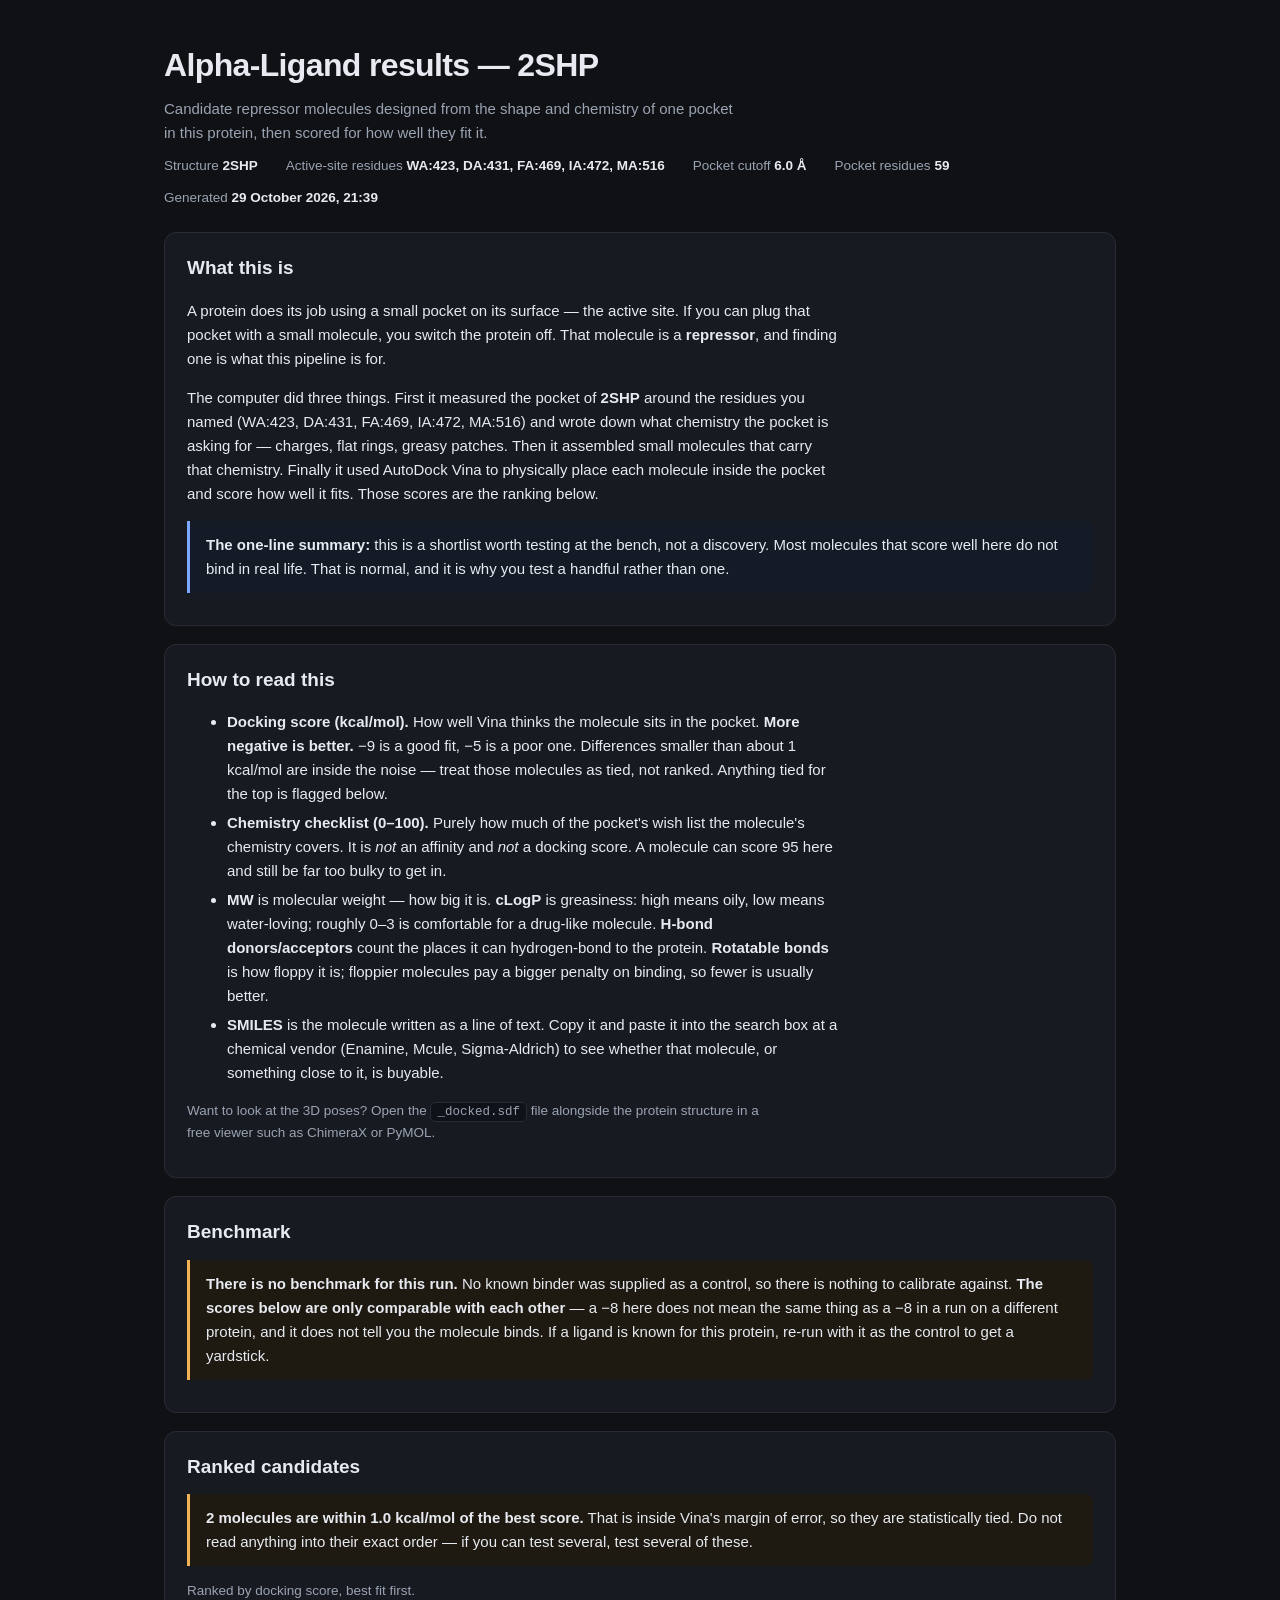
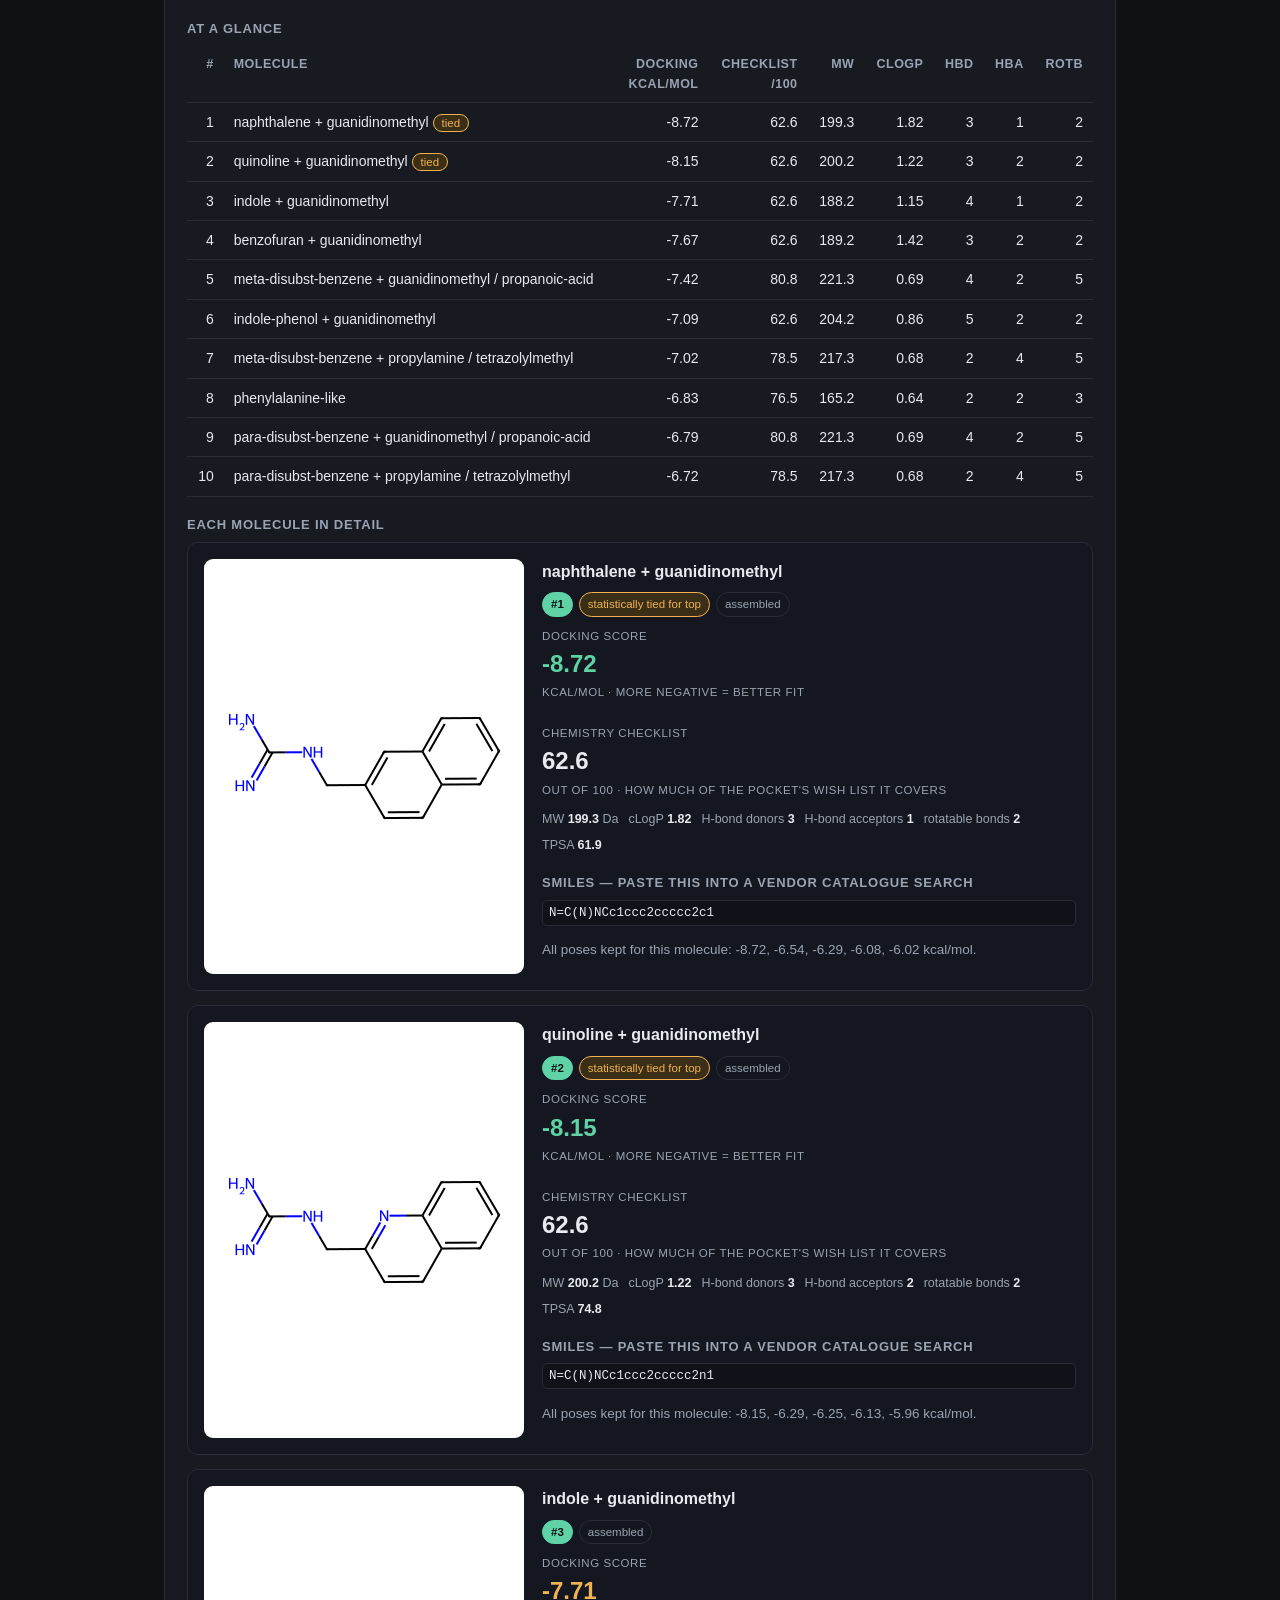
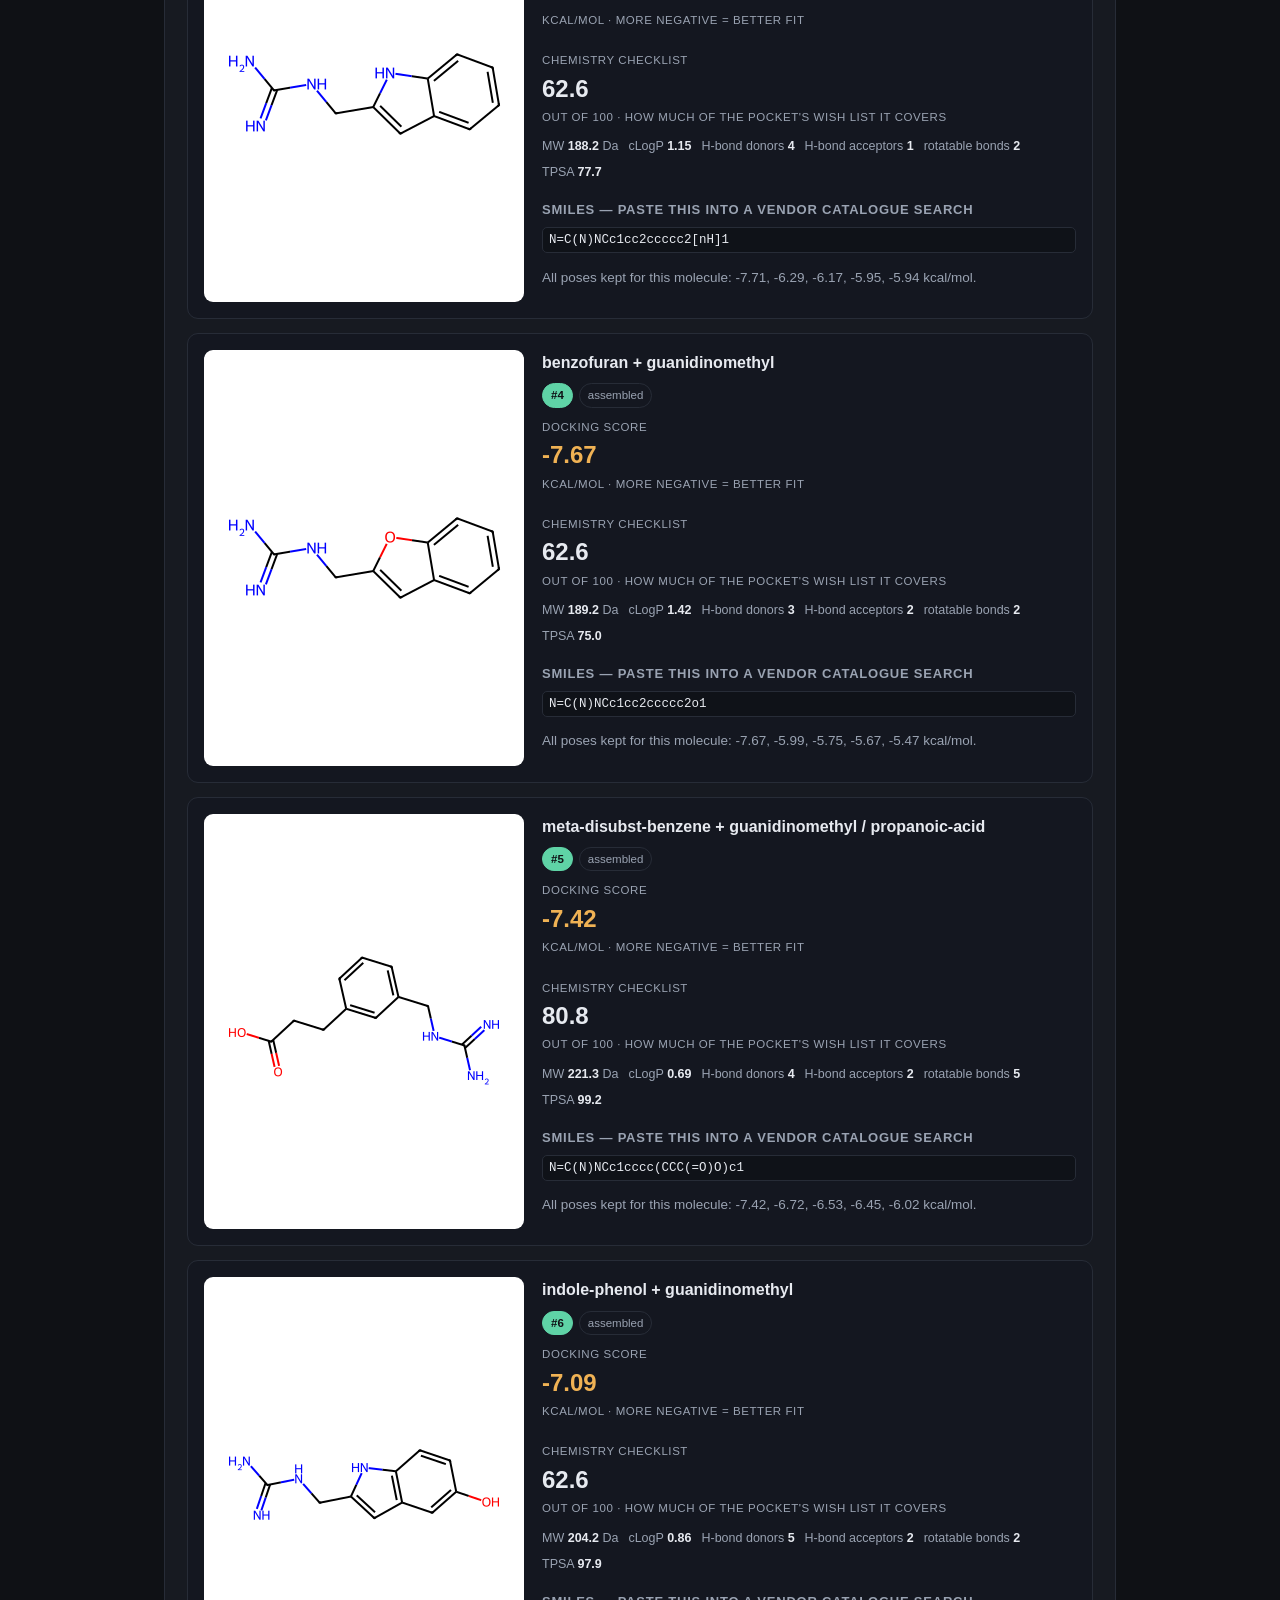
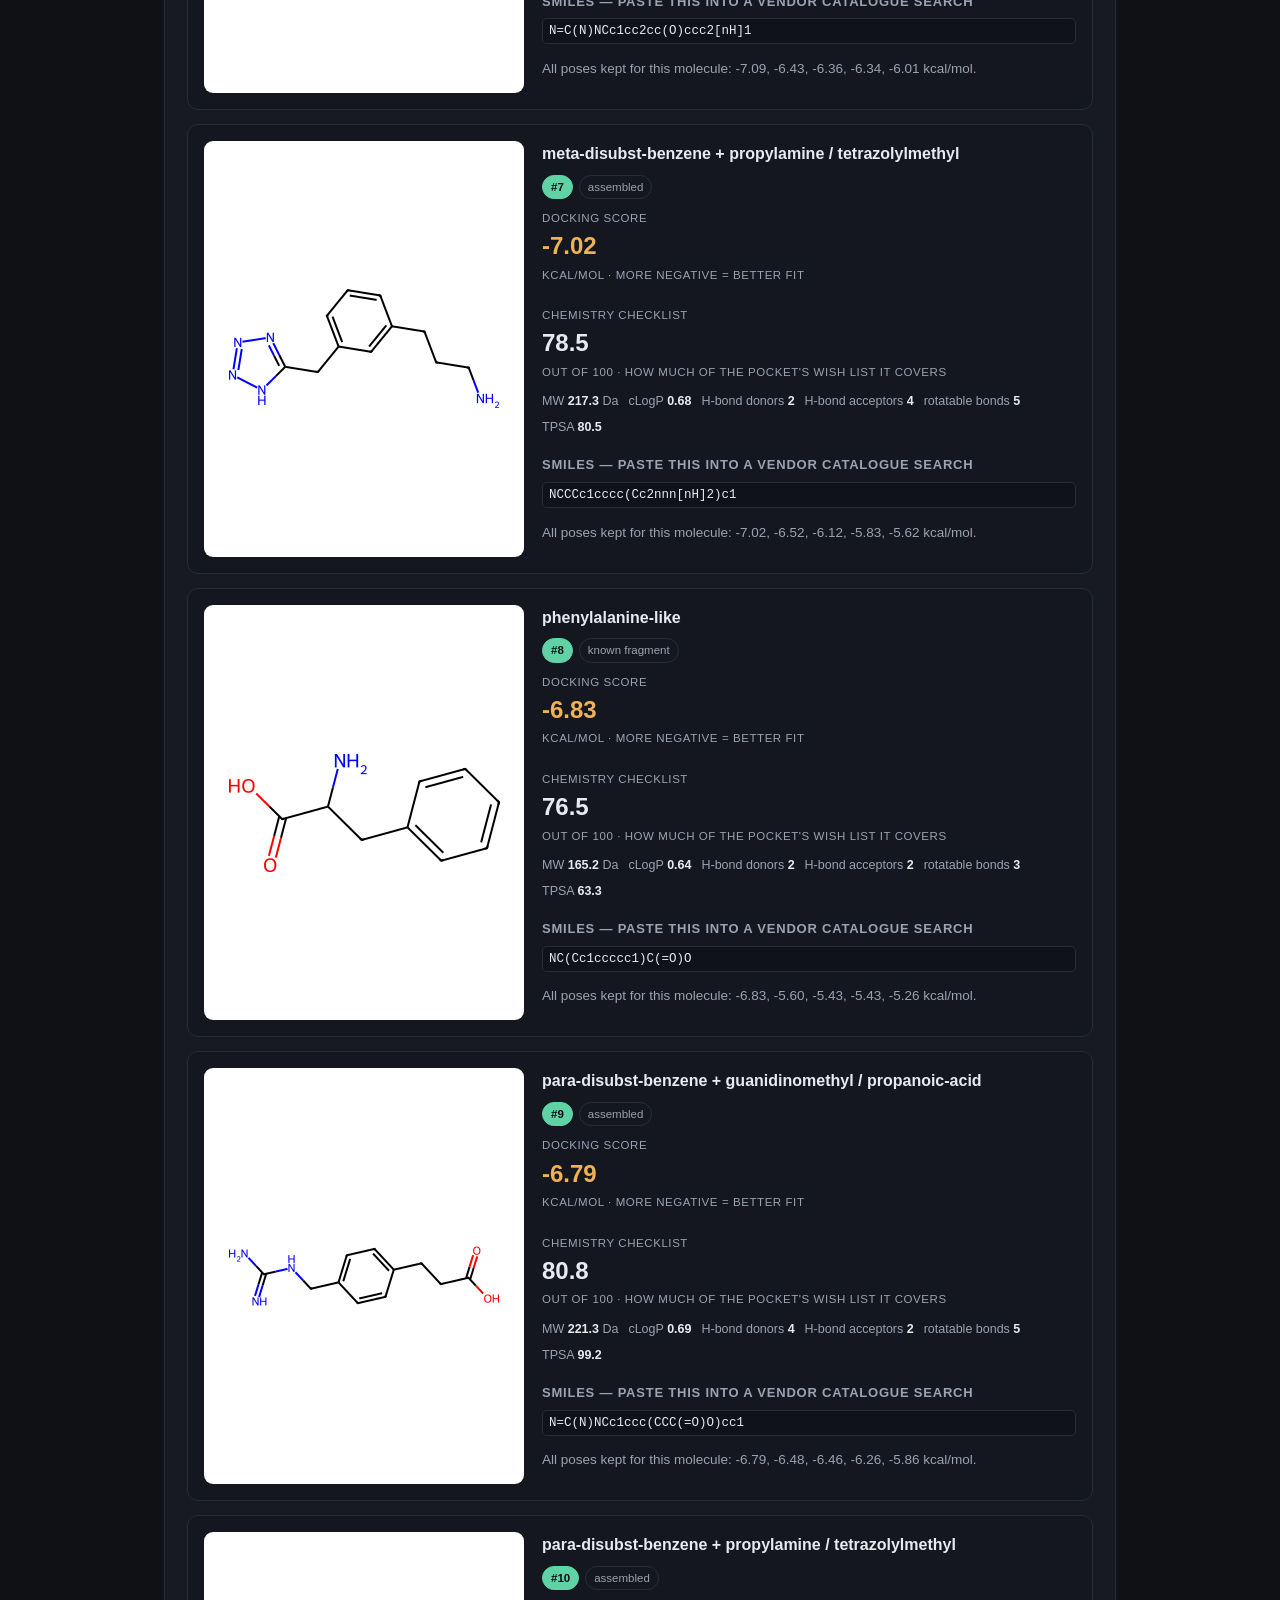
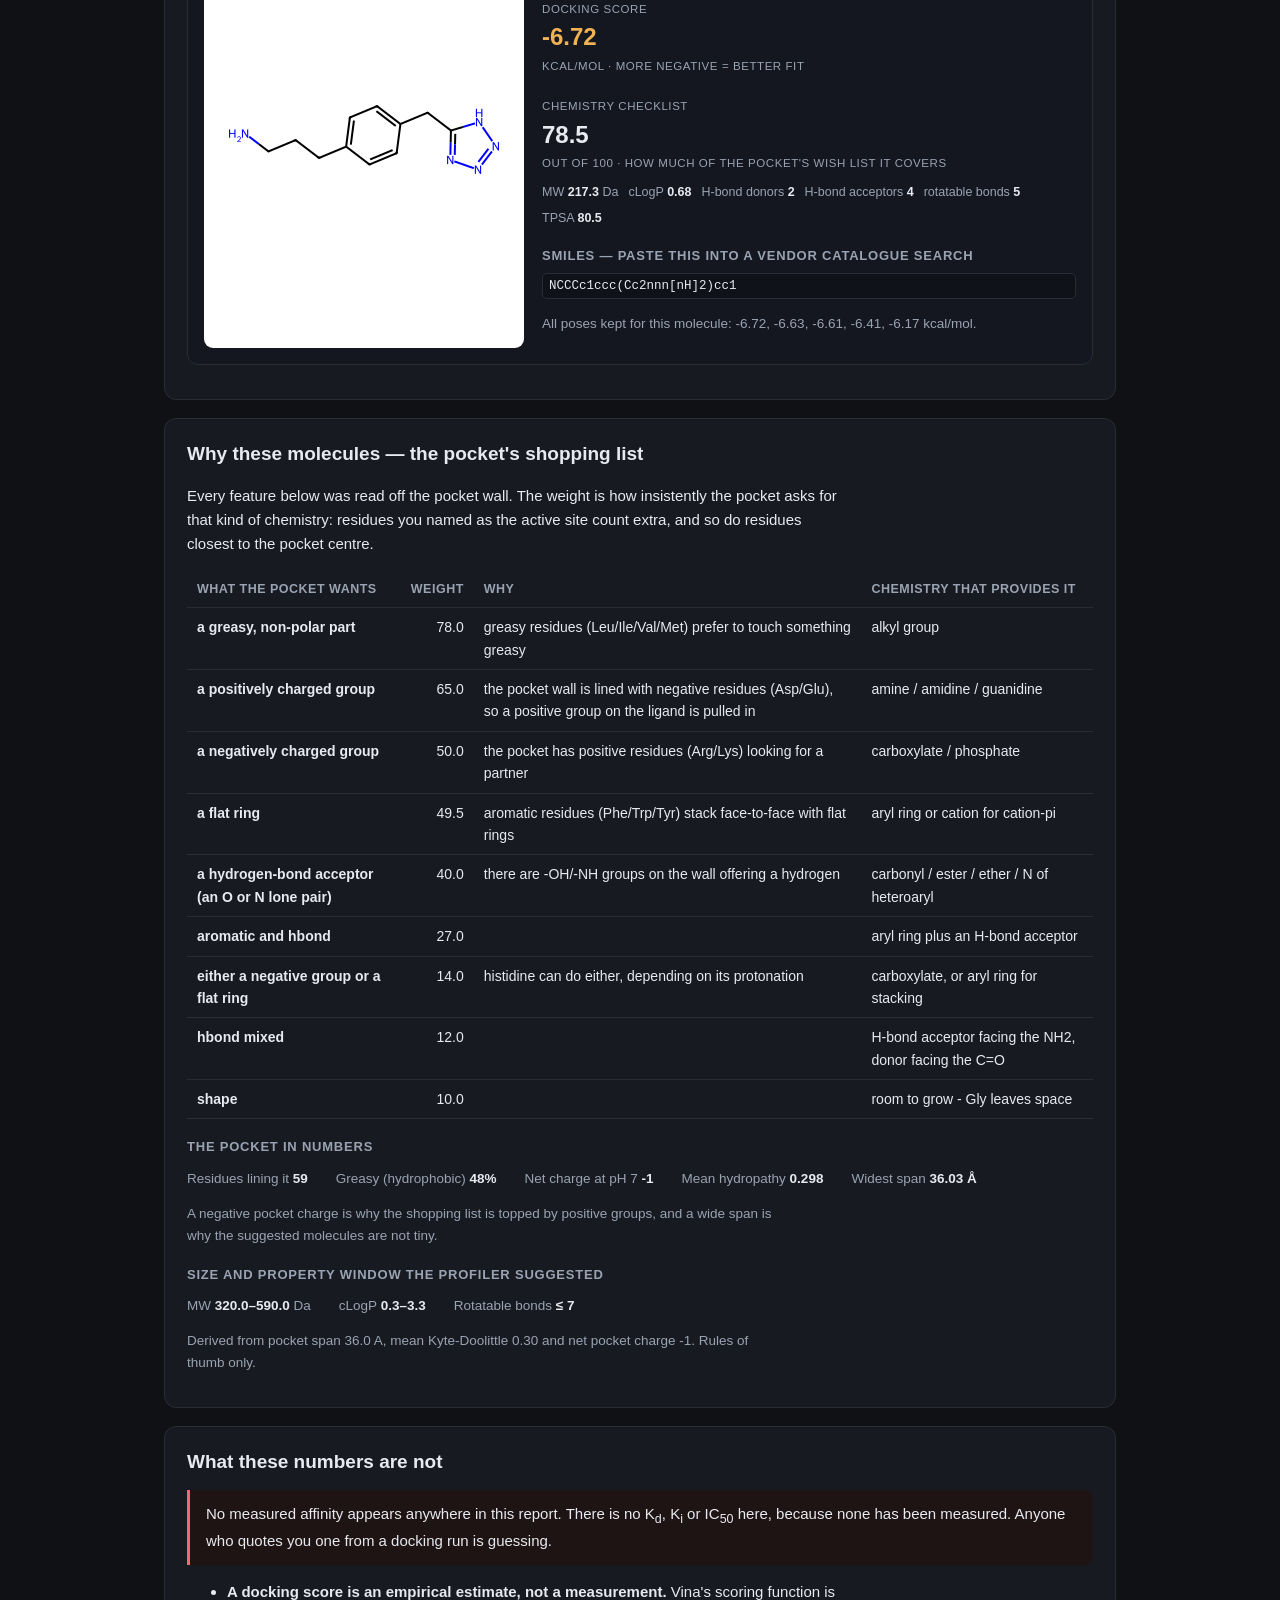
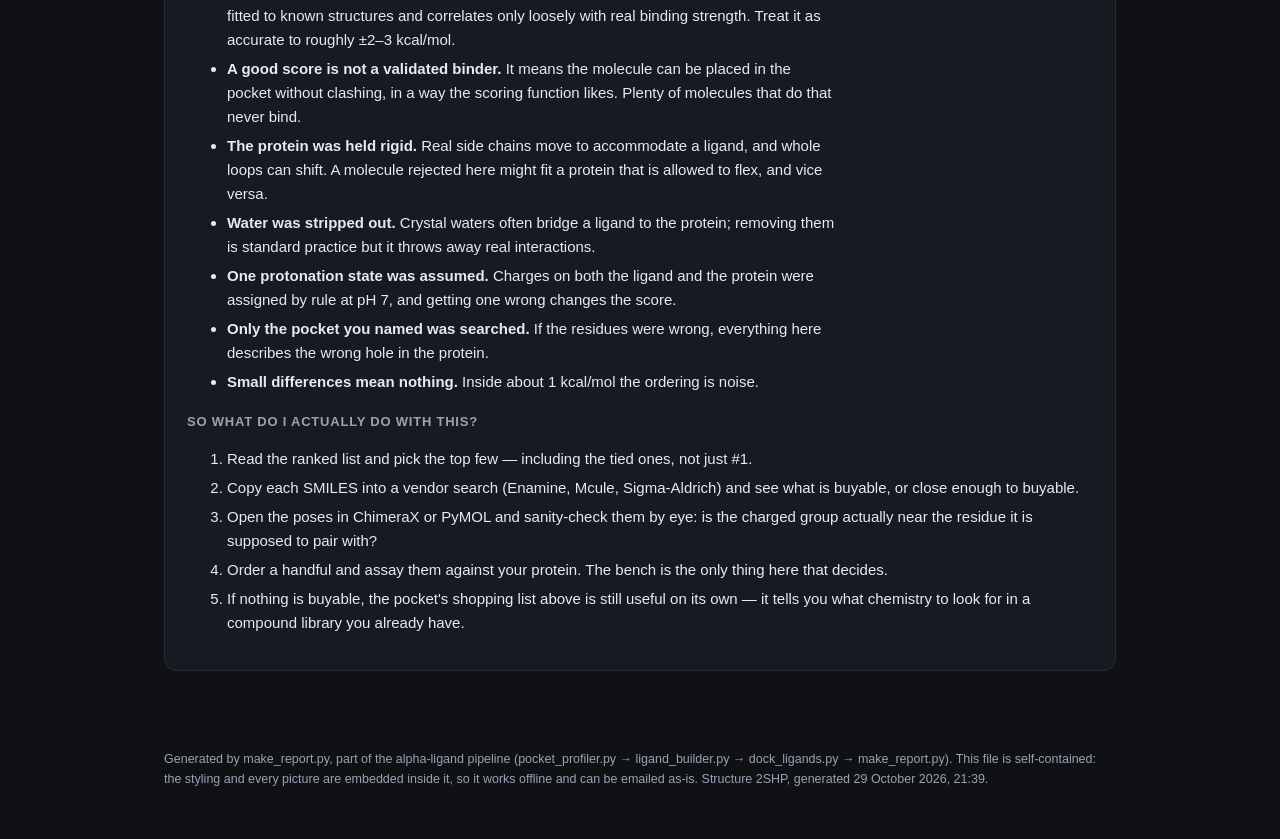
<file: output/2SHP_results.html>
<!DOCTYPE html>
<html lang='en'><head><meta charset='utf-8'>
<meta name='viewport' content='width=device-width,initial-scale=1'>
<title>Alpha-Ligand results — 2SHP</title>
<style>
:root{
  --bg:#0f1115; --card:#171a21; --line:#272c37; --ink:#e7eaf0; --dim:#9aa3b2;
  --accent:#5fd3a6; --accent2:#7aa7ff; --warn:#f0b254; --bad:#ef6a6a;
}
*{box-sizing:border-box}
body{margin:0;background:var(--bg);color:var(--ink);
  font:15px/1.6 -apple-system,BlinkMacSystemFont,"Segoe UI",Roboto,Helvetica,Arial,sans-serif;}
header{padding:40px 24px 4px;max-width:1000px;margin:0 auto}
h1{margin:0 0 6px;font-size:32px;letter-spacing:-.02em}
.tagline{margin:0;color:var(--dim);max-width:70ch}
main{max-width:1000px;margin:0 auto;padding:20px 24px 60px}
.card{background:var(--card);border:1px solid var(--line);border-radius:12px;
  padding:20px 22px;margin:0 0 18px}
h2{margin:0 0 12px;font-size:19px}
h3{margin:18px 0 6px;font-size:13px;text-transform:uppercase;letter-spacing:.06em;color:var(--dim)}
p{max-width:78ch}
code,.smiles{background:#0f1218;border:1px solid var(--line);border-radius:5px;
  padding:2px 6px;font-family:ui-monospace,SFMono-Regular,Consolas,monospace;font-size:12.5px;
  word-break:break-all}
.meta{display:flex;flex-wrap:wrap;gap:10px 28px;margin:10px 0 0;color:var(--dim);font-size:13.5px}
.meta b{color:var(--ink);font-weight:600}
table{border-collapse:collapse;width:100%;font-size:14px}
th,td{text-align:left;padding:8px 10px;border-bottom:1px solid var(--line);vertical-align:top}
th{color:var(--dim);font-weight:600;font-size:12.5px;text-transform:uppercase;letter-spacing:.04em}
td.num,th.num{text-align:right;font-variant-numeric:tabular-nums}
.hit{display:grid;grid-template-columns:320px 1fr;gap:18px;border:1px solid var(--line);
  border-radius:11px;padding:16px;margin:0 0 14px;background:#141720;break-inside:avoid}
.pic{background:#fff;border-radius:9px;padding:6px;display:flex;align-items:center;justify-content:center}
img.mol{max-width:100%;height:auto;display:block}
.molsvg{background:#fff;border-radius:9px}
.nopic{color:#888;font-size:13px;padding:40px 0;text-align:center}
.hitname{font-size:16px;font-weight:650;margin:0 0 2px}
.badges{display:flex;flex-wrap:wrap;gap:6px;margin:8px 0}
.badge{font-size:11.5px;padding:2px 8px;border-radius:999px;border:1px solid var(--line);color:var(--dim)}
.badge.rank{background:var(--accent);color:#0f1115;border-color:var(--accent);font-weight:700}
.badge.tie{background:#3a2f16;border-color:var(--warn);color:var(--warn)}
.badge.ctrl{background:#1b2a3f;border-color:var(--accent2);color:var(--accent2)}
.scorerow{display:flex;flex-wrap:wrap;gap:22px;margin:10px 0 4px}
.score .v{font-size:24px;font-weight:700;font-variant-numeric:tabular-nums}
.score .k{display:block;font-size:11.5px;color:var(--dim);text-transform:uppercase;letter-spacing:.05em}
.good{color:var(--accent)} .mid{color:var(--warn)}
.props{display:flex;flex-wrap:wrap;gap:6px 10px;margin:10px 0;font-size:12.5px;color:var(--dim)}
.props span b{color:var(--ink)}
.note{color:var(--dim);font-size:13.5px}
.callout{border-left:3px solid var(--accent2);background:#141b26;padding:12px 16px;border-radius:0 8px 8px 0;margin:12px 0}
.callout.warn{border-left-color:var(--warn);background:#1e1a12}
.callout.bad{border-left-color:var(--bad);background:#1f1414}
ul{max-width:78ch} li{margin:5px 0}
footer{max-width:1000px;margin:0 auto;padding:0 24px 50px;color:var(--dim);font-size:12.5px}
@media print{
  :root{--bg:#fff;--card:#fff;--line:#c8ccd4;--ink:#111;--dim:#555;
        --accent:#0a7a55;--accent2:#1a4ea8;--warn:#8a5a00;--bad:#9a2020}
  body{background:#fff;color:#111;font-size:11pt}
  .card,.hit{background:#fff;border:1px solid #c8ccd4;box-shadow:none}
  .hit{break-inside:avoid;page-break-inside:avoid}
  .badge.rank{background:#eee;color:#111;border-color:#999}
  .callout{background:#f6f7f9}
  header{padding-top:10px}
}
</style></head><body>
<header><h1>Alpha-Ligand results — 2SHP</h1>
<p class='tagline'>Candidate repressor molecules designed from the shape and chemistry of one pocket in this protein, then scored for how well they fit it.</p>
<div class='meta'><span>Structure <b>2SHP</b></span><span>Active-site residues <b>WA:423, DA:431, FA:469, IA:472, MA:516</b></span><span>Pocket cutoff <b>6.0 &Aring;</b></span><span>Pocket residues <b>59</b></span><span>Generated <b>29 October 2026, 21:39</b></span></div></header><main>
<div class='card'><h2>What this is</h2>
<p>A protein does its job using a small pocket on its surface — the active site. If you can plug that pocket with a small molecule, you switch the protein off. That molecule is a <b>repressor</b>, and finding one is what this pipeline is for.</p>
<p>The computer did three things. First it measured the pocket of <b>2SHP</b> around the residues you named (WA:423, DA:431, FA:469, IA:472, MA:516) and wrote down what chemistry the pocket is asking for — charges, flat rings, greasy patches. Then it assembled small molecules that carry that chemistry. 
Finally it used AutoDock Vina to physically place each molecule inside the pocket and score how well it fits. Those scores are the ranking below.</p>
<div class='callout'><b>The one-line summary:</b> this is a shortlist worth testing at the bench, not a discovery. Most molecules that score well here do not bind in real life. That is normal, and it is why you test a handful rather than one.</div>
</div>
<div class='card'><h2>How to read this</h2><ul>
<li><b>Docking score (kcal/mol).</b> How well Vina thinks the molecule sits in the pocket. <b>More negative is better.</b> &minus;9 is a good fit, &minus;5 is a poor one. Differences smaller than about 1 kcal/mol are inside the noise — treat those molecules as tied, not ranked. Anything tied for the top is flagged below.</li>
<li><b>Chemistry checklist (0–100).</b> Purely how much of the pocket's wish list the molecule's chemistry covers. It is <i>not</i> an affinity and <i>not</i> a docking score. A molecule can score 95 here and still be far too bulky to get in.</li>
<li><b>MW</b> is molecular weight — how big it is. <b>cLogP</b> is greasiness: high means oily, low means water-loving; roughly 0–3 is comfortable for a drug-like molecule. <b>H-bond donors/acceptors</b> count the places it can hydrogen-bond to the protein. <b>Rotatable bonds</b> is how floppy it is; floppier molecules pay a bigger penalty on binding, so fewer is usually better.</li>
<li><b>SMILES</b> is the molecule written as a line of text. Copy it and paste it into the search box at a chemical vendor (Enamine, Mcule, Sigma-Aldrich) to see whether that molecule, or something close to it, is buyable.</li>
</ul>
<p class='note'>Want to look at the 3D poses? Open the <code>_docked.sdf</code> file alongside the protein structure in a free viewer such as ChimeraX or PyMOL.</p></div>
<div class='card'><h2>Benchmark</h2>
<div class='callout warn'><b>There is no benchmark for this run.</b> No known binder was supplied as a control, so there is nothing to calibrate against. <b>The scores below are only comparable with each other</b> — a &minus;8 here does not mean the same thing as a &minus;8 in a run on a different protein, and it does not tell you the molecule binds. If a ligand is known for this protein, re-run with it as the control to get a yardstick.</div>
</div>
<div class='card'><h2>Ranked candidates</h2>
<div class='callout warn'><b>2 molecules are within 1.0 kcal/mol of the best score.</b> That is inside Vina's margin of error, so they are statistically tied. Do not read anything into their exact order — if you can test several, test several of these.</div>
<p class='note'>Ranked by docking score, best fit first.</p>
<h3>At a glance</h3><table><thead><tr><th class='num'>#</th><th>Molecule</th>
<th class='num'>Docking<br>kcal/mol</th>
<th class='num'>Checklist<br>/100</th><th class='num'>MW</th><th class='num'>cLogP</th><th class='num'>HBD</th><th class='num'>HBA</th><th class='num'>RotB</th></tr></thead><tbody>
<tr><td class='num'>1</td><td>naphthalene + guanidinomethyl <span class='badge tie'>tied</span></td>
<td class='num'>-8.72</td>
<td class='num'>62.6</td><td class='num'>199.3</td><td class='num'>1.82</td><td class='num'>3</td><td class='num'>1</td><td class='num'>2</td></tr>
<tr><td class='num'>2</td><td>quinoline + guanidinomethyl <span class='badge tie'>tied</span></td>
<td class='num'>-8.15</td>
<td class='num'>62.6</td><td class='num'>200.2</td><td class='num'>1.22</td><td class='num'>3</td><td class='num'>2</td><td class='num'>2</td></tr>
<tr><td class='num'>3</td><td>indole + guanidinomethyl</td>
<td class='num'>-7.71</td>
<td class='num'>62.6</td><td class='num'>188.2</td><td class='num'>1.15</td><td class='num'>4</td><td class='num'>1</td><td class='num'>2</td></tr>
<tr><td class='num'>4</td><td>benzofuran + guanidinomethyl</td>
<td class='num'>-7.67</td>
<td class='num'>62.6</td><td class='num'>189.2</td><td class='num'>1.42</td><td class='num'>3</td><td class='num'>2</td><td class='num'>2</td></tr>
<tr><td class='num'>5</td><td>meta-disubst-benzene + guanidinomethyl / propanoic-acid</td>
<td class='num'>-7.42</td>
<td class='num'>80.8</td><td class='num'>221.3</td><td class='num'>0.69</td><td class='num'>4</td><td class='num'>2</td><td class='num'>5</td></tr>
<tr><td class='num'>6</td><td>indole-phenol + guanidinomethyl</td>
<td class='num'>-7.09</td>
<td class='num'>62.6</td><td class='num'>204.2</td><td class='num'>0.86</td><td class='num'>5</td><td class='num'>2</td><td class='num'>2</td></tr>
<tr><td class='num'>7</td><td>meta-disubst-benzene + propylamine / tetrazolylmethyl</td>
<td class='num'>-7.02</td>
<td class='num'>78.5</td><td class='num'>217.3</td><td class='num'>0.68</td><td class='num'>2</td><td class='num'>4</td><td class='num'>5</td></tr>
<tr><td class='num'>8</td><td>phenylalanine-like</td>
<td class='num'>-6.83</td>
<td class='num'>76.5</td><td class='num'>165.2</td><td class='num'>0.64</td><td class='num'>2</td><td class='num'>2</td><td class='num'>3</td></tr>
<tr><td class='num'>9</td><td>para-disubst-benzene + guanidinomethyl / propanoic-acid</td>
<td class='num'>-6.79</td>
<td class='num'>80.8</td><td class='num'>221.3</td><td class='num'>0.69</td><td class='num'>4</td><td class='num'>2</td><td class='num'>5</td></tr>
<tr><td class='num'>10</td><td>para-disubst-benzene + propylamine / tetrazolylmethyl</td>
<td class='num'>-6.72</td>
<td class='num'>78.5</td><td class='num'>217.3</td><td class='num'>0.68</td><td class='num'>2</td><td class='num'>4</td><td class='num'>5</td></tr>
</tbody></table>
<h3>Each molecule in detail</h3>

<div class="hit">
  <div class="pic"><img class="mol" alt="structure" src="[data-uri]"></div>
  <div>
    <p class="hitname">naphthalene + guanidinomethyl</p>
    <div class="badges"><span class="badge rank">#1</span><span class="badge tie">statistically tied for top</span><span class="badge">assembled</span></div>
    <div class="scorerow"><div class="score"><span class="k">docking score</span><span class="v good">-8.72</span><span class="k">kcal/mol &middot; more negative = better fit</span></div><div class="score"><span class="k">chemistry checklist</span><span class="v">62.6</span><span class="k">out of 100 &middot; how much of the pocket's wish list it covers</span></div></div>
    <div class="props">
      <span>MW <b>199.3</b> Da</span><span>cLogP <b>1.82</b></span>
      <span>H-bond donors <b>3</b></span><span>H-bond acceptors <b>1</b></span>
      <span>rotatable bonds <b>2</b></span><span>TPSA <b>61.9</b></span>
    </div>
    <h3>SMILES — paste this into a vendor catalogue search</h3>
    <div class="smiles">N=C(N)NCc1ccc2ccccc2c1</div>
    <p class="note">All poses kept for this molecule: -8.72, -6.54, -6.29, -6.08, -6.02 kcal/mol.</p>
  </div>
</div>

<div class="hit">
  <div class="pic"><img class="mol" alt="structure" src="[data-uri]"></div>
  <div>
    <p class="hitname">quinoline + guanidinomethyl</p>
    <div class="badges"><span class="badge rank">#2</span><span class="badge tie">statistically tied for top</span><span class="badge">assembled</span></div>
    <div class="scorerow"><div class="score"><span class="k">docking score</span><span class="v good">-8.15</span><span class="k">kcal/mol &middot; more negative = better fit</span></div><div class="score"><span class="k">chemistry checklist</span><span class="v">62.6</span><span class="k">out of 100 &middot; how much of the pocket's wish list it covers</span></div></div>
    <div class="props">
      <span>MW <b>200.2</b> Da</span><span>cLogP <b>1.22</b></span>
      <span>H-bond donors <b>3</b></span><span>H-bond acceptors <b>2</b></span>
      <span>rotatable bonds <b>2</b></span><span>TPSA <b>74.8</b></span>
    </div>
    <h3>SMILES — paste this into a vendor catalogue search</h3>
    <div class="smiles">N=C(N)NCc1ccc2ccccc2n1</div>
    <p class="note">All poses kept for this molecule: -8.15, -6.29, -6.25, -6.13, -5.96 kcal/mol.</p>
  </div>
</div>

<div class="hit">
  <div class="pic"><img class="mol" alt="structure" src="[data-uri]"></div>
  <div>
    <p class="hitname">indole + guanidinomethyl</p>
    <div class="badges"><span class="badge rank">#3</span><span class="badge">assembled</span></div>
    <div class="scorerow"><div class="score"><span class="k">docking score</span><span class="v mid">-7.71</span><span class="k">kcal/mol &middot; more negative = better fit</span></div><div class="score"><span class="k">chemistry checklist</span><span class="v">62.6</span><span class="k">out of 100 &middot; how much of the pocket's wish list it covers</span></div></div>
    <div class="props">
      <span>MW <b>188.2</b> Da</span><span>cLogP <b>1.15</b></span>
      <span>H-bond donors <b>4</b></span><span>H-bond acceptors <b>1</b></span>
      <span>rotatable bonds <b>2</b></span><span>TPSA <b>77.7</b></span>
    </div>
    <h3>SMILES — paste this into a vendor catalogue search</h3>
    <div class="smiles">N=C(N)NCc1cc2ccccc2[nH]1</div>
    <p class="note">All poses kept for this molecule: -7.71, -6.29, -6.17, -5.95, -5.94 kcal/mol.</p>
  </div>
</div>

<div class="hit">
  <div class="pic"><img class="mol" alt="structure" src="[data-uri]"></div>
  <div>
    <p class="hitname">benzofuran + guanidinomethyl</p>
    <div class="badges"><span class="badge rank">#4</span><span class="badge">assembled</span></div>
    <div class="scorerow"><div class="score"><span class="k">docking score</span><span class="v mid">-7.67</span><span class="k">kcal/mol &middot; more negative = better fit</span></div><div class="score"><span class="k">chemistry checklist</span><span class="v">62.6</span><span class="k">out of 100 &middot; how much of the pocket's wish list it covers</span></div></div>
    <div class="props">
      <span>MW <b>189.2</b> Da</span><span>cLogP <b>1.42</b></span>
      <span>H-bond donors <b>3</b></span><span>H-bond acceptors <b>2</b></span>
      <span>rotatable bonds <b>2</b></span><span>TPSA <b>75.0</b></span>
    </div>
    <h3>SMILES — paste this into a vendor catalogue search</h3>
    <div class="smiles">N=C(N)NCc1cc2ccccc2o1</div>
    <p class="note">All poses kept for this molecule: -7.67, -5.99, -5.75, -5.67, -5.47 kcal/mol.</p>
  </div>
</div>

<div class="hit">
  <div class="pic"><img class="mol" alt="structure" src="[data-uri]"></div>
  <div>
    <p class="hitname">meta-disubst-benzene + guanidinomethyl / propanoic-acid</p>
    <div class="badges"><span class="badge rank">#5</span><span class="badge">assembled</span></div>
    <div class="scorerow"><div class="score"><span class="k">docking score</span><span class="v mid">-7.42</span><span class="k">kcal/mol &middot; more negative = better fit</span></div><div class="score"><span class="k">chemistry checklist</span><span class="v">80.8</span><span class="k">out of 100 &middot; how much of the pocket's wish list it covers</span></div></div>
    <div class="props">
      <span>MW <b>221.3</b> Da</span><span>cLogP <b>0.69</b></span>
      <span>H-bond donors <b>4</b></span><span>H-bond acceptors <b>2</b></span>
      <span>rotatable bonds <b>5</b></span><span>TPSA <b>99.2</b></span>
    </div>
    <h3>SMILES — paste this into a vendor catalogue search</h3>
    <div class="smiles">N=C(N)NCc1cccc(CCC(=O)O)c1</div>
    <p class="note">All poses kept for this molecule: -7.42, -6.72, -6.53, -6.45, -6.02 kcal/mol.</p>
  </div>
</div>

<div class="hit">
  <div class="pic"><img class="mol" alt="structure" src="[data-uri]"></div>
  <div>
    <p class="hitname">indole-phenol + guanidinomethyl</p>
    <div class="badges"><span class="badge rank">#6</span><span class="badge">assembled</span></div>
    <div class="scorerow"><div class="score"><span class="k">docking score</span><span class="v mid">-7.09</span><span class="k">kcal/mol &middot; more negative = better fit</span></div><div class="score"><span class="k">chemistry checklist</span><span class="v">62.6</span><span class="k">out of 100 &middot; how much of the pocket's wish list it covers</span></div></div>
    <div class="props">
      <span>MW <b>204.2</b> Da</span><span>cLogP <b>0.86</b></span>
      <span>H-bond donors <b>5</b></span><span>H-bond acceptors <b>2</b></span>
      <span>rotatable bonds <b>2</b></span><span>TPSA <b>97.9</b></span>
    </div>
    <h3>SMILES — paste this into a vendor catalogue search</h3>
    <div class="smiles">N=C(N)NCc1cc2cc(O)ccc2[nH]1</div>
    <p class="note">All poses kept for this molecule: -7.09, -6.43, -6.36, -6.34, -6.01 kcal/mol.</p>
  </div>
</div>

<div class="hit">
  <div class="pic"><img class="mol" alt="structure" src="[data-uri]"></div>
  <div>
    <p class="hitname">meta-disubst-benzene + propylamine / tetrazolylmethyl</p>
    <div class="badges"><span class="badge rank">#7</span><span class="badge">assembled</span></div>
    <div class="scorerow"><div class="score"><span class="k">docking score</span><span class="v mid">-7.02</span><span class="k">kcal/mol &middot; more negative = better fit</span></div><div class="score"><span class="k">chemistry checklist</span><span class="v">78.5</span><span class="k">out of 100 &middot; how much of the pocket's wish list it covers</span></div></div>
    <div class="props">
      <span>MW <b>217.3</b> Da</span><span>cLogP <b>0.68</b></span>
      <span>H-bond donors <b>2</b></span><span>H-bond acceptors <b>4</b></span>
      <span>rotatable bonds <b>5</b></span><span>TPSA <b>80.5</b></span>
    </div>
    <h3>SMILES — paste this into a vendor catalogue search</h3>
    <div class="smiles">NCCCc1cccc(Cc2nnn[nH]2)c1</div>
    <p class="note">All poses kept for this molecule: -7.02, -6.52, -6.12, -5.83, -5.62 kcal/mol.</p>
  </div>
</div>

<div class="hit">
  <div class="pic"><img class="mol" alt="structure" src="[data-uri]"></div>
  <div>
    <p class="hitname">phenylalanine-like</p>
    <div class="badges"><span class="badge rank">#8</span><span class="badge">known fragment</span></div>
    <div class="scorerow"><div class="score"><span class="k">docking score</span><span class="v mid">-6.83</span><span class="k">kcal/mol &middot; more negative = better fit</span></div><div class="score"><span class="k">chemistry checklist</span><span class="v">76.5</span><span class="k">out of 100 &middot; how much of the pocket's wish list it covers</span></div></div>
    <div class="props">
      <span>MW <b>165.2</b> Da</span><span>cLogP <b>0.64</b></span>
      <span>H-bond donors <b>2</b></span><span>H-bond acceptors <b>2</b></span>
      <span>rotatable bonds <b>3</b></span><span>TPSA <b>63.3</b></span>
    </div>
    <h3>SMILES — paste this into a vendor catalogue search</h3>
    <div class="smiles">NC(Cc1ccccc1)C(=O)O</div>
    <p class="note">All poses kept for this molecule: -6.83, -5.60, -5.43, -5.43, -5.26 kcal/mol.</p>
  </div>
</div>

<div class="hit">
  <div class="pic"><img class="mol" alt="structure" src="[data-uri]"></div>
  <div>
    <p class="hitname">para-disubst-benzene + guanidinomethyl / propanoic-acid</p>
    <div class="badges"><span class="badge rank">#9</span><span class="badge">assembled</span></div>
    <div class="scorerow"><div class="score"><span class="k">docking score</span><span class="v mid">-6.79</span><span class="k">kcal/mol &middot; more negative = better fit</span></div><div class="score"><span class="k">chemistry checklist</span><span class="v">80.8</span><span class="k">out of 100 &middot; how much of the pocket's wish list it covers</span></div></div>
    <div class="props">
      <span>MW <b>221.3</b> Da</span><span>cLogP <b>0.69</b></span>
      <span>H-bond donors <b>4</b></span><span>H-bond acceptors <b>2</b></span>
      <span>rotatable bonds <b>5</b></span><span>TPSA <b>99.2</b></span>
    </div>
    <h3>SMILES — paste this into a vendor catalogue search</h3>
    <div class="smiles">N=C(N)NCc1ccc(CCC(=O)O)cc1</div>
    <p class="note">All poses kept for this molecule: -6.79, -6.48, -6.46, -6.26, -5.86 kcal/mol.</p>
  </div>
</div>

<div class="hit">
  <div class="pic"><img class="mol" alt="structure" src="[data-uri]"></div>
  <div>
    <p class="hitname">para-disubst-benzene + propylamine / tetrazolylmethyl</p>
    <div class="badges"><span class="badge rank">#10</span><span class="badge">assembled</span></div>
    <div class="scorerow"><div class="score"><span class="k">docking score</span><span class="v mid">-6.72</span><span class="k">kcal/mol &middot; more negative = better fit</span></div><div class="score"><span class="k">chemistry checklist</span><span class="v">78.5</span><span class="k">out of 100 &middot; how much of the pocket's wish list it covers</span></div></div>
    <div class="props">
      <span>MW <b>217.3</b> Da</span><span>cLogP <b>0.68</b></span>
      <span>H-bond donors <b>2</b></span><span>H-bond acceptors <b>4</b></span>
      <span>rotatable bonds <b>5</b></span><span>TPSA <b>80.5</b></span>
    </div>
    <h3>SMILES — paste this into a vendor catalogue search</h3>
    <div class="smiles">NCCCc1ccc(Cc2nnn[nH]2)cc1</div>
    <p class="note">All poses kept for this molecule: -6.72, -6.63, -6.61, -6.41, -6.17 kcal/mol.</p>
  </div>
</div>
</div>
<div class='card'><h2>Why these molecules — the pocket's shopping list</h2>
<p>Every feature below was read off the pocket wall. The weight is how insistently the pocket asks for that kind of chemistry: residues you named as the active site count extra, and so do residues closest to the pocket centre.</p>
<table><thead><tr><th>What the pocket wants</th><th class='num'>Weight</th><th>Why</th><th>Chemistry that provides it</th></tr></thead><tbody>
<tr><td><b>a greasy, non-polar part</b></td><td class='num'>78.0</td><td>greasy residues (Leu/Ile/Val/Met) prefer to touch something greasy</td><td>alkyl group</td></tr>
<tr><td><b>a positively charged group</b></td><td class='num'>65.0</td><td>the pocket wall is lined with negative residues (Asp/Glu), so a positive group on the ligand is pulled in</td><td>amine / amidine / guanidine</td></tr>
<tr><td><b>a negatively charged group</b></td><td class='num'>50.0</td><td>the pocket has positive residues (Arg/Lys) looking for a partner</td><td>carboxylate / phosphate</td></tr>
<tr><td><b>a flat ring</b></td><td class='num'>49.5</td><td>aromatic residues (Phe/Trp/Tyr) stack face-to-face with flat rings</td><td>aryl ring or cation for cation-pi</td></tr>
<tr><td><b>a hydrogen-bond acceptor (an O or N lone pair)</b></td><td class='num'>40.0</td><td>there are -OH/-NH groups on the wall offering a hydrogen</td><td>carbonyl / ester / ether / N of heteroaryl</td></tr>
<tr><td><b>aromatic and hbond</b></td><td class='num'>27.0</td><td></td><td>aryl ring plus an H-bond acceptor</td></tr>
<tr><td><b>either a negative group or a flat ring</b></td><td class='num'>14.0</td><td>histidine can do either, depending on its protonation</td><td>carboxylate, or aryl ring for stacking</td></tr>
<tr><td><b>hbond mixed</b></td><td class='num'>12.0</td><td></td><td>H-bond acceptor facing the NH2, donor facing the C=O</td></tr>
<tr><td><b>shape</b></td><td class='num'>10.0</td><td></td><td>room to grow - Gly leaves space</td></tr>
</tbody></table>
<h3>The pocket in numbers</h3><div class='meta'><span>Residues lining it <b>59</b></span><span>Greasy (hydrophobic) <b>48%</b></span><span>Net charge at pH 7 <b>-1</b></span><span>Mean hydropathy <b>0.298</b></span><span>Widest span <b>36.03 &Aring;</b></span></div>
<p class='note'>A negative pocket charge is why the shopping list is topped by positive groups, and a wide span is why the suggested molecules are not tiny.</p>
<h3>Size and property window the profiler suggested</h3><div class='meta'>
<span>MW <b>320.0–590.0</b> Da</span><span>cLogP <b>0.3–3.3</b></span><span>Rotatable bonds <b>&le; 7</b></span>
</div>
<p class='note'>Derived from pocket span 36.0 A, mean Kyte-Doolittle 0.30 and net pocket charge -1. Rules of thumb only.</p>
</div>
<div class='card'><h2>What these numbers are not</h2>
<div class='callout bad'>No measured affinity appears anywhere in this report. There is no K<sub>d</sub>, K<sub>i</sub> or IC<sub>50</sub> here, because none has been measured. Anyone who quotes you one from a docking run is guessing.</div><ul>
<li><b>A docking score is an empirical estimate, not a measurement.</b> Vina's scoring function is fitted to known structures and correlates only loosely with real binding strength. Treat it as accurate to roughly &plusmn;2–3 kcal/mol.</li>
<li><b>A good score is not a validated binder.</b> It means the molecule can be placed in the pocket without clashing, in a way the scoring function likes. Plenty of molecules that do that never bind.</li>
<li><b>The protein was held rigid.</b> Real side chains move to accommodate a ligand, and whole loops can shift. A molecule rejected here might fit a protein that is allowed to flex, and vice versa.</li>
<li><b>Water was stripped out.</b> Crystal waters often bridge a ligand to the protein; removing them is standard practice but it throws away real interactions.</li>
<li><b>One protonation state was assumed.</b> Charges on both the ligand and the protein were assigned by rule at pH 7, and getting one wrong changes the score.</li>
<li><b>Only the pocket you named was searched.</b> If the residues were wrong, everything here describes the wrong hole in the protein.</li>
<li><b>Small differences mean nothing.</b> Inside about 1 kcal/mol the ordering is noise.</li>
</ul>
<h3>So what do I actually do with this?</h3><ol>
<li>Read the ranked list and pick the top few — including the tied ones, not just #1.</li>
<li>Copy each SMILES into a vendor search (Enamine, Mcule, Sigma-Aldrich) and see what is buyable, or close enough to buyable.</li>
<li>Open the poses in ChimeraX or PyMOL and sanity-check them by eye: is the charged group actually near the residue it is supposed to pair with?</li>
<li>Order a handful and assay them against your protein. The bench is the only thing here that decides.</li>
<li>If nothing is buyable, the pocket's shopping list above is still useful on its own — it tells you what chemistry to look for in a compound library you already have.</li>
</ol></div>
</main><footer>Generated by make_report.py, part of the alpha-ligand pipeline (pocket_profiler.py &rarr; ligand_builder.py &rarr; dock_ligands.py &rarr; make_report.py). This file is self-contained: the styling and every picture are embedded inside it, so it works offline and can be emailed as-is. Structure 2SHP, generated 29 October 2026, 21:39.</footer></body></html>
</file>
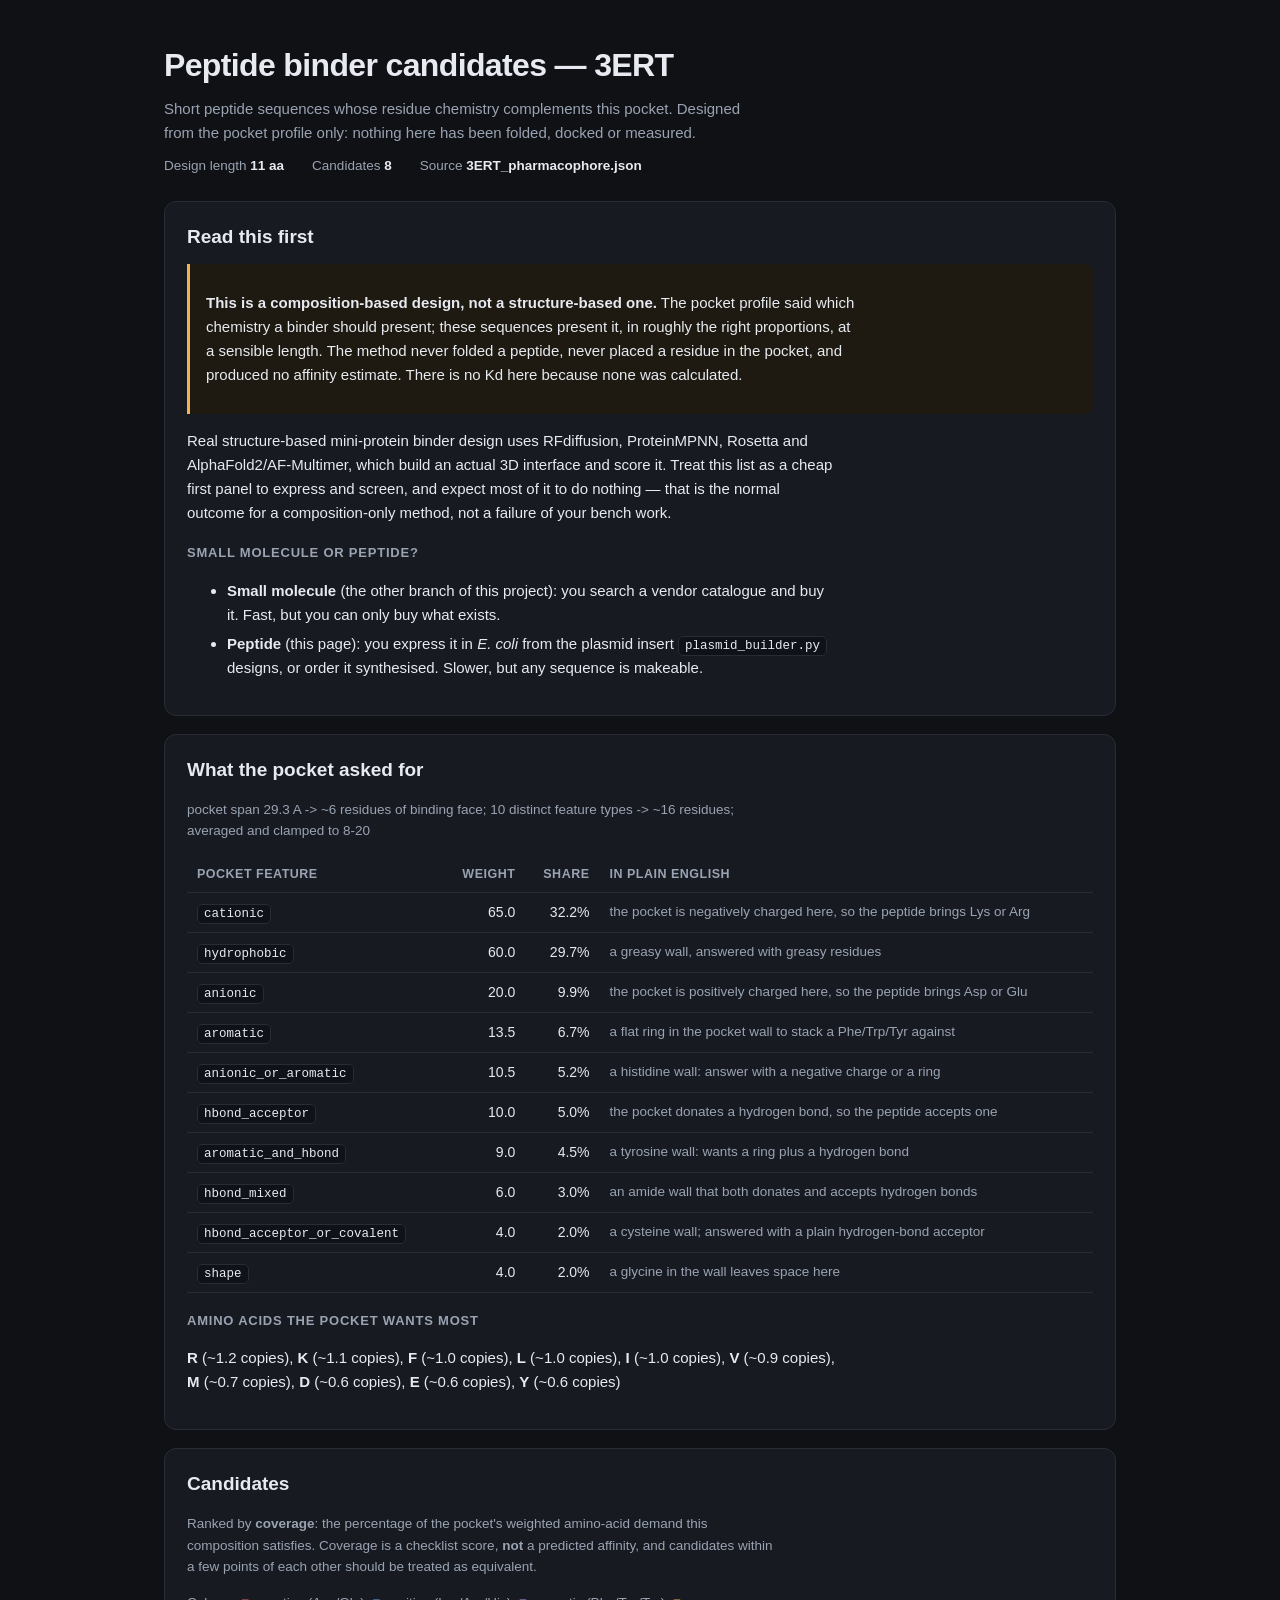
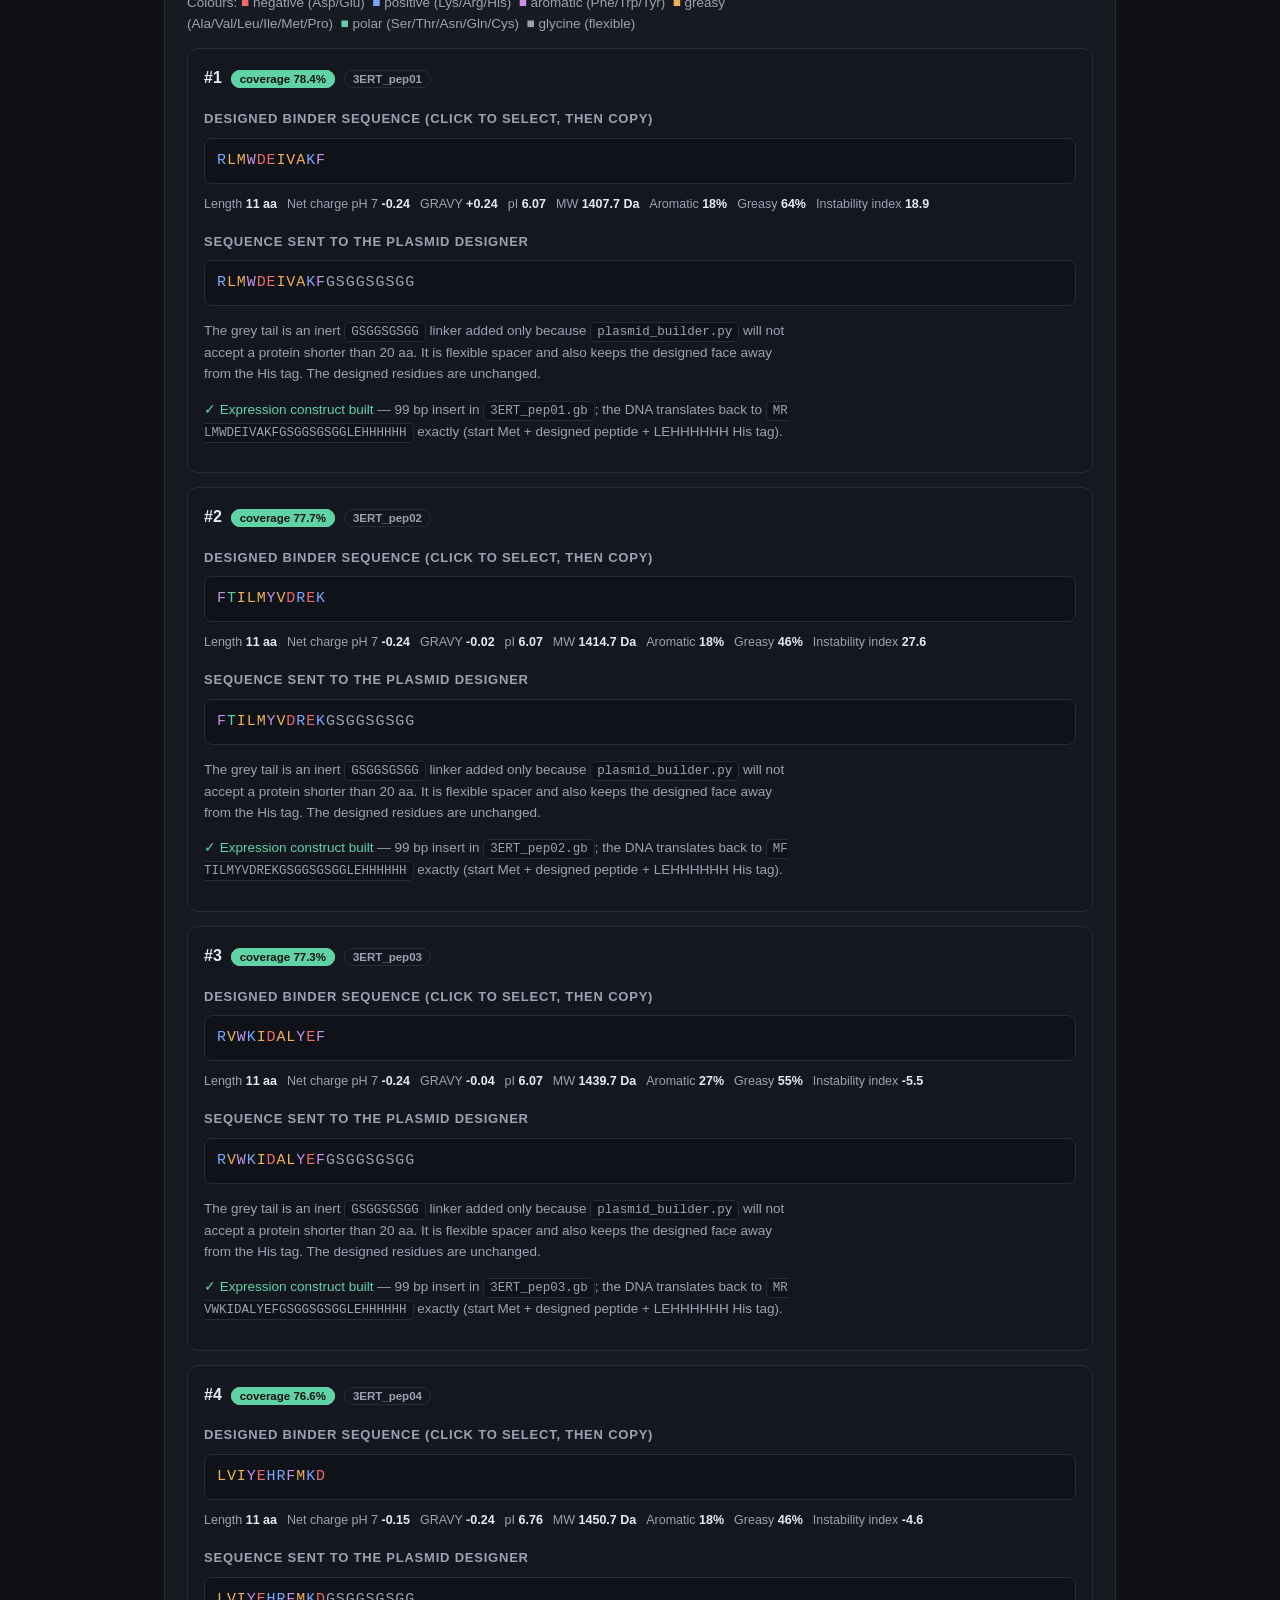
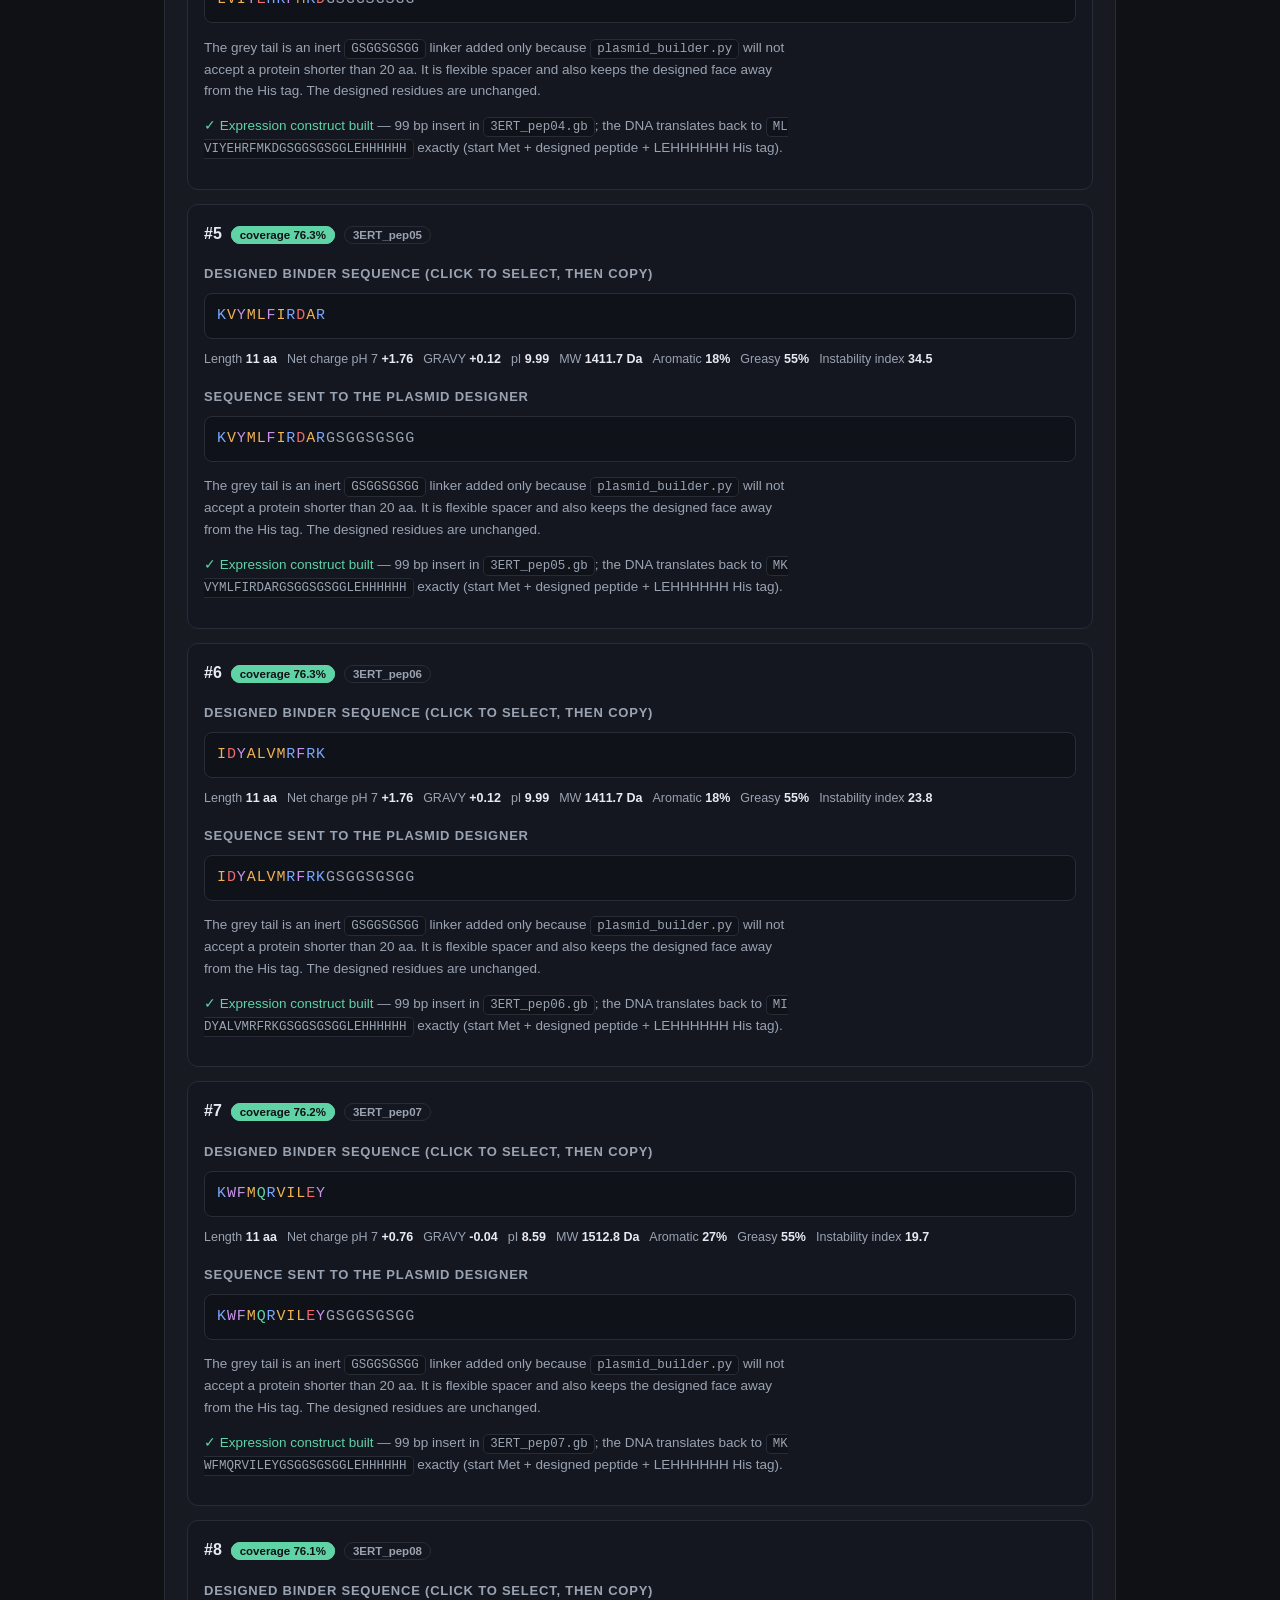
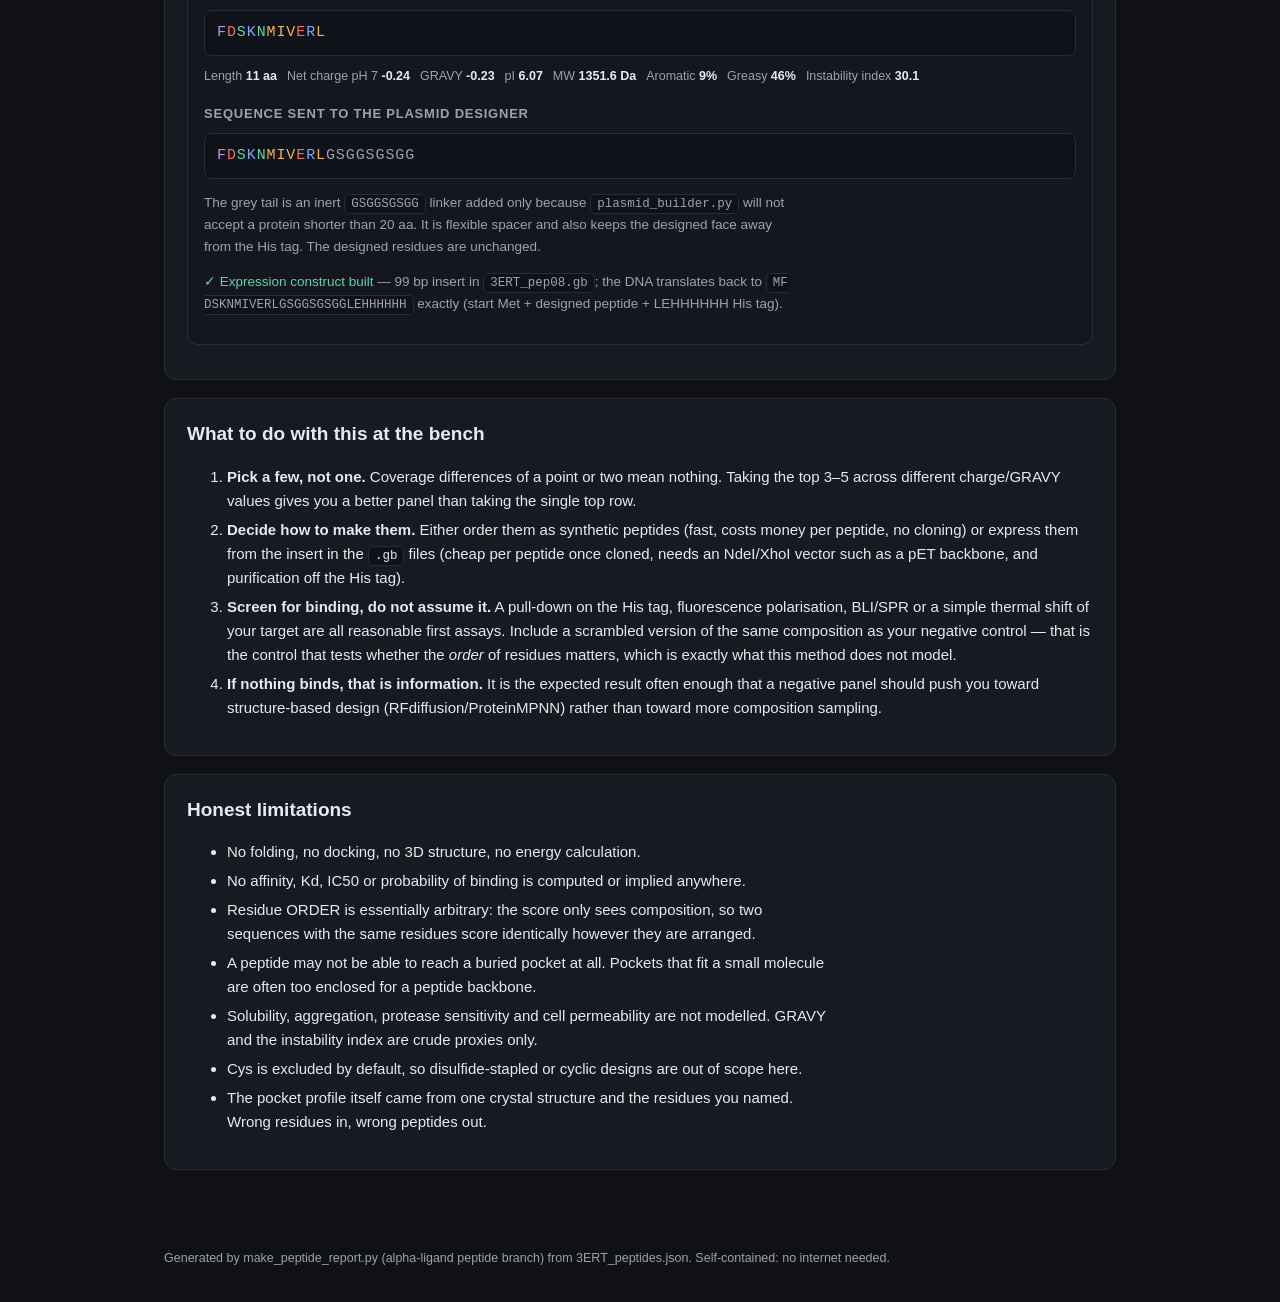
<file: output/3ERT_peptide_results.html>
<!doctype html><html lang='en'><head><meta charset='utf-8'>
<meta name='viewport' content='width=device-width,initial-scale=1'>
<title>3ERT - peptide binder candidates</title>
<style>
:root{
  --bg:#0f1115; --card:#171a21; --line:#272c37; --ink:#e7eaf0; --dim:#9aa3b2;
  --accent:#5fd3a6; --accent2:#7aa7ff; --warn:#f0b254; --bad:#ef6a6a;
}
*{box-sizing:border-box}
body{margin:0;background:var(--bg);color:var(--ink);
  font:15px/1.6 -apple-system,BlinkMacSystemFont,"Segoe UI",Roboto,Helvetica,Arial,sans-serif;}
header{padding:40px 24px 4px;max-width:1000px;margin:0 auto}
h1{margin:0 0 6px;font-size:32px;letter-spacing:-.02em}
.tagline{margin:0;color:var(--dim);max-width:70ch}
main{max-width:1000px;margin:0 auto;padding:20px 24px 60px}
.card{background:var(--card);border:1px solid var(--line);border-radius:12px;
  padding:20px 22px;margin:0 0 18px}
h2{margin:0 0 12px;font-size:19px}
h3{margin:18px 0 6px;font-size:13px;text-transform:uppercase;letter-spacing:.06em;color:var(--dim)}
p{max-width:78ch}
code,.smiles{background:#0f1218;border:1px solid var(--line);border-radius:5px;
  padding:2px 6px;font-family:ui-monospace,SFMono-Regular,Consolas,monospace;font-size:12.5px;
  word-break:break-all}
.meta{display:flex;flex-wrap:wrap;gap:10px 28px;margin:10px 0 0;color:var(--dim);font-size:13.5px}
.meta b{color:var(--ink);font-weight:600}
table{border-collapse:collapse;width:100%;font-size:14px}
th,td{text-align:left;padding:8px 10px;border-bottom:1px solid var(--line);vertical-align:top}
th{color:var(--dim);font-weight:600;font-size:12.5px;text-transform:uppercase;letter-spacing:.04em}
td.num,th.num{text-align:right;font-variant-numeric:tabular-nums}
.hit{display:grid;grid-template-columns:320px 1fr;gap:18px;border:1px solid var(--line);
  border-radius:11px;padding:16px;margin:0 0 14px;background:#141720;break-inside:avoid}
.pic{background:#fff;border-radius:9px;padding:6px;display:flex;align-items:center;justify-content:center}
img.mol{max-width:100%;height:auto;display:block}
.molsvg{background:#fff;border-radius:9px}
.nopic{color:#888;font-size:13px;padding:40px 0;text-align:center}
.hitname{font-size:16px;font-weight:650;margin:0 0 2px}
.badges{display:flex;flex-wrap:wrap;gap:6px;margin:8px 0}
.badge{font-size:11.5px;padding:2px 8px;border-radius:999px;border:1px solid var(--line);color:var(--dim)}
.badge.rank{background:var(--accent);color:#0f1115;border-color:var(--accent);font-weight:700}
.badge.tie{background:#3a2f16;border-color:var(--warn);color:var(--warn)}
.badge.ctrl{background:#1b2a3f;border-color:var(--accent2);color:var(--accent2)}
.scorerow{display:flex;flex-wrap:wrap;gap:22px;margin:10px 0 4px}
.score .v{font-size:24px;font-weight:700;font-variant-numeric:tabular-nums}
.score .k{display:block;font-size:11.5px;color:var(--dim);text-transform:uppercase;letter-spacing:.05em}
.good{color:var(--accent)} .mid{color:var(--warn)}
.props{display:flex;flex-wrap:wrap;gap:6px 10px;margin:10px 0;font-size:12.5px;color:var(--dim)}
.props span b{color:var(--ink)}
.note{color:var(--dim);font-size:13.5px}
.callout{border-left:3px solid var(--accent2);background:#141b26;padding:12px 16px;border-radius:0 8px 8px 0;margin:12px 0}
.callout.warn{border-left-color:var(--warn);background:#1e1a12}
.callout.bad{border-left-color:var(--bad);background:#1f1414}
ul{max-width:78ch} li{margin:5px 0}
footer{max-width:1000px;margin:0 auto;padding:0 24px 50px;color:var(--dim);font-size:12.5px}
@media print{
  :root{--bg:#fff;--card:#fff;--line:#c8ccd4;--ink:#111;--dim:#555;
        --accent:#0a7a55;--accent2:#1a4ea8;--warn:#8a5a00;--bad:#9a2020}
  body{background:#fff;color:#111;font-size:11pt}
  .card,.hit{background:#fff;border:1px solid #c8ccd4;box-shadow:none}
  .hit{break-inside:avoid;page-break-inside:avoid}
  .badge.rank{background:#eee;color:#111;border-color:#999}
  .callout{background:#f6f7f9}
  header{padding-top:10px}
}

.seqbox{font-family:ui-monospace,SFMono-Regular,Consolas,monospace;font-size:15px;
  letter-spacing:.06em;background:#0f1218;border:1px solid var(--line);border-radius:8px;
  padding:10px 12px;word-break:break-all;margin:8px 0;user-select:all}
.linker{color:var(--dim)}
.pep{border:1px solid var(--line);border-radius:11px;padding:16px;margin:0 0 14px;
  background:#141720;break-inside:avoid}
.ok{color:var(--accent)} .no{color:var(--bad)}
</style></head><body>
<header><h1>Peptide binder candidates &mdash; 3ERT</h1>
<p class='tagline'>Short peptide sequences whose residue chemistry complements this pocket. Designed from the pocket profile only: nothing here has been folded, docked or measured.</p>
<div class='meta'><span>Design length <b>11 aa</b></span><span>Candidates <b>8</b></span><span>Source <b>3ERT_pharmacophore.json</b></span></div></header><main>
<div class='card'><h2>Read this first</h2>
<div class='callout warn'><p><b>This is a composition-based design, not a structure-based one.</b> The pocket profile said which chemistry a binder should present; these sequences present it, in roughly the right proportions, at a sensible length. The method never folded a peptide, never placed a residue in the pocket, and produced no affinity estimate. There is no Kd here because none was calculated.</p></div>
<p>Real structure-based mini-protein binder design uses RFdiffusion, ProteinMPNN, Rosetta and AlphaFold2/AF-Multimer, which build an actual 3D interface and score it. Treat this list as a cheap first panel to express and screen, and expect most of it to do nothing &mdash; that is the normal outcome for a composition-only method, not a failure of your bench work.</p>
<h3>Small molecule or peptide?</h3>
<ul><li><b>Small molecule</b> (the other branch of this project): you search a vendor catalogue and buy it. Fast, but you can only buy what exists.</li><li><b>Peptide</b> (this page): you express it in <i>E. coli</i> from the plasmid insert <code>plasmid_builder.py</code> designs, or order it synthesised. Slower, but any sequence is makeable.</li></ul></div>
<div class='card'><h2>What the pocket asked for</h2>
<p class='note'>pocket span 29.3 A -&gt; ~6 residues of binding face; 10 distinct feature types -&gt; ~16 residues; averaged and clamped to 8-20</p>
<table><tr><th>Pocket feature</th><th class='num'>Weight</th><th class='num'>Share</th><th>In plain English</th></tr>
<tr><td><code>cationic</code></td><td class='num'>65.0</td><td class='num'>32.2%</td><td class='note'>the pocket is negatively charged here, so the peptide brings Lys or Arg</td></tr>
<tr><td><code>hydrophobic</code></td><td class='num'>60.0</td><td class='num'>29.7%</td><td class='note'>a greasy wall, answered with greasy residues</td></tr>
<tr><td><code>anionic</code></td><td class='num'>20.0</td><td class='num'>9.9%</td><td class='note'>the pocket is positively charged here, so the peptide brings Asp or Glu</td></tr>
<tr><td><code>aromatic</code></td><td class='num'>13.5</td><td class='num'>6.7%</td><td class='note'>a flat ring in the pocket wall to stack a Phe/Trp/Tyr against</td></tr>
<tr><td><code>anionic_or_aromatic</code></td><td class='num'>10.5</td><td class='num'>5.2%</td><td class='note'>a histidine wall: answer with a negative charge or a ring</td></tr>
<tr><td><code>hbond_acceptor</code></td><td class='num'>10.0</td><td class='num'>5.0%</td><td class='note'>the pocket donates a hydrogen bond, so the peptide accepts one</td></tr>
<tr><td><code>aromatic_and_hbond</code></td><td class='num'>9.0</td><td class='num'>4.5%</td><td class='note'>a tyrosine wall: wants a ring plus a hydrogen bond</td></tr>
<tr><td><code>hbond_mixed</code></td><td class='num'>6.0</td><td class='num'>3.0%</td><td class='note'>an amide wall that both donates and accepts hydrogen bonds</td></tr>
<tr><td><code>hbond_acceptor_or_covalent</code></td><td class='num'>4.0</td><td class='num'>2.0%</td><td class='note'>a cysteine wall; answered with a plain hydrogen-bond acceptor</td></tr>
<tr><td><code>shape</code></td><td class='num'>4.0</td><td class='num'>2.0%</td><td class='note'>a glycine in the wall leaves space here</td></tr>
</table>
<h3>Amino acids the pocket wants most</h3><p>
<b>R</b> (~1.2 copies), <b>K</b> (~1.1 copies), <b>F</b> (~1.0 copies), <b>L</b> (~1.0 copies), <b>I</b> (~1.0 copies), <b>V</b> (~0.9 copies), <b>M</b> (~0.7 copies), <b>D</b> (~0.6 copies), <b>E</b> (~0.6 copies), <b>Y</b> (~0.6 copies)
</p>
</div>
<div class='card'><h2>Candidates</h2>
<p class='note'>Ranked by <b>coverage</b>: the percentage of the pocket's weighted amino-acid demand this composition satisfies. Coverage is a checklist score, <b>not</b> a predicted affinity, and candidates within a few points of each other should be treated as equivalent.</p>
<p class='note'>Colours: <span style='color:#ef6a6a'>&#9632;</span> negative (Asp/Glu) &nbsp;<span style='color:#7aa7ff'>&#9632;</span> positive (Lys/Arg/His) &nbsp;<span style='color:#c792ea'>&#9632;</span> aromatic (Phe/Trp/Tyr) &nbsp;<span style='color:#f0b254'>&#9632;</span> greasy (Ala/Val/Leu/Ile/Met/Pro) &nbsp;<span style='color:#5fd3a6'>&#9632;</span> polar (Ser/Thr/Asn/Gln/Cys) &nbsp;<span style='color:#9aa3b2'>&#9632;</span> glycine (flexible)</p>
<div class='pep'>
<p class='hitname'>#1 &nbsp;<span class='badge rank'>coverage 78.4%</span> &nbsp;<span class='badge'>3ERT_pep01</span></p>
<h3>Designed binder sequence (click to select, then copy)</h3>
<div class='seqbox'><span style="color:#7aa7ff">R</span><span style="color:#f0b254">L</span><span style="color:#f0b254">M</span><span style="color:#c792ea">W</span><span style="color:#ef6a6a">D</span><span style="color:#ef6a6a">E</span><span style="color:#f0b254">I</span><span style="color:#f0b254">V</span><span style="color:#f0b254">A</span><span style="color:#7aa7ff">K</span><span style="color:#c792ea">F</span></div>
<div class='props'><span>Length <b>11 aa</b></span><span>Net charge pH 7 <b>-0.24</b></span><span>GRAVY <b>+0.24</b></span><span>pI <b>6.07</b></span><span>MW <b>1407.7 Da</b></span><span>Aromatic <b>18%</b></span><span>Greasy <b>64%</b></span><span>Instability index <b>18.9</b></span></div>
<h3>Sequence sent to the plasmid designer</h3>
<div class='seqbox'><span style="color:#7aa7ff">R</span><span style="color:#f0b254">L</span><span style="color:#f0b254">M</span><span style="color:#c792ea">W</span><span style="color:#ef6a6a">D</span><span style="color:#ef6a6a">E</span><span style="color:#f0b254">I</span><span style="color:#f0b254">V</span><span style="color:#f0b254">A</span><span style="color:#7aa7ff">K</span><span style="color:#c792ea">F</span><span class="linker">GSGGSGSGG</span></div>
<p class='note'>The grey tail is an inert <code>GSGGSGSGG</code> linker added only because <code>plasmid_builder.py</code> will not accept a protein shorter than 20 aa. It is flexible spacer and also keeps the designed face away from the His tag. The designed residues are unchanged.</p>
<p class='note'><span class='ok'>&#10003; Expression construct built</span> &mdash; 99 bp insert in <code>3ERT_pep01.gb</code>; the DNA translates back to <code>MRLMWDEIVAKFGSGGSGSGGLEHHHHHH</code> exactly (start Met + designed peptide + LEHHHHHH His tag).</p>
</div>
<div class='pep'>
<p class='hitname'>#2 &nbsp;<span class='badge rank'>coverage 77.7%</span> &nbsp;<span class='badge'>3ERT_pep02</span></p>
<h3>Designed binder sequence (click to select, then copy)</h3>
<div class='seqbox'><span style="color:#c792ea">F</span><span style="color:#5fd3a6">T</span><span style="color:#f0b254">I</span><span style="color:#f0b254">L</span><span style="color:#f0b254">M</span><span style="color:#c792ea">Y</span><span style="color:#f0b254">V</span><span style="color:#ef6a6a">D</span><span style="color:#7aa7ff">R</span><span style="color:#ef6a6a">E</span><span style="color:#7aa7ff">K</span></div>
<div class='props'><span>Length <b>11 aa</b></span><span>Net charge pH 7 <b>-0.24</b></span><span>GRAVY <b>-0.02</b></span><span>pI <b>6.07</b></span><span>MW <b>1414.7 Da</b></span><span>Aromatic <b>18%</b></span><span>Greasy <b>46%</b></span><span>Instability index <b>27.6</b></span></div>
<h3>Sequence sent to the plasmid designer</h3>
<div class='seqbox'><span style="color:#c792ea">F</span><span style="color:#5fd3a6">T</span><span style="color:#f0b254">I</span><span style="color:#f0b254">L</span><span style="color:#f0b254">M</span><span style="color:#c792ea">Y</span><span style="color:#f0b254">V</span><span style="color:#ef6a6a">D</span><span style="color:#7aa7ff">R</span><span style="color:#ef6a6a">E</span><span style="color:#7aa7ff">K</span><span class="linker">GSGGSGSGG</span></div>
<p class='note'>The grey tail is an inert <code>GSGGSGSGG</code> linker added only because <code>plasmid_builder.py</code> will not accept a protein shorter than 20 aa. It is flexible spacer and also keeps the designed face away from the His tag. The designed residues are unchanged.</p>
<p class='note'><span class='ok'>&#10003; Expression construct built</span> &mdash; 99 bp insert in <code>3ERT_pep02.gb</code>; the DNA translates back to <code>MFTILMYVDREKGSGGSGSGGLEHHHHHH</code> exactly (start Met + designed peptide + LEHHHHHH His tag).</p>
</div>
<div class='pep'>
<p class='hitname'>#3 &nbsp;<span class='badge rank'>coverage 77.3%</span> &nbsp;<span class='badge'>3ERT_pep03</span></p>
<h3>Designed binder sequence (click to select, then copy)</h3>
<div class='seqbox'><span style="color:#7aa7ff">R</span><span style="color:#f0b254">V</span><span style="color:#c792ea">W</span><span style="color:#7aa7ff">K</span><span style="color:#f0b254">I</span><span style="color:#ef6a6a">D</span><span style="color:#f0b254">A</span><span style="color:#f0b254">L</span><span style="color:#c792ea">Y</span><span style="color:#ef6a6a">E</span><span style="color:#c792ea">F</span></div>
<div class='props'><span>Length <b>11 aa</b></span><span>Net charge pH 7 <b>-0.24</b></span><span>GRAVY <b>-0.04</b></span><span>pI <b>6.07</b></span><span>MW <b>1439.7 Da</b></span><span>Aromatic <b>27%</b></span><span>Greasy <b>55%</b></span><span>Instability index <b>-5.5</b></span></div>
<h3>Sequence sent to the plasmid designer</h3>
<div class='seqbox'><span style="color:#7aa7ff">R</span><span style="color:#f0b254">V</span><span style="color:#c792ea">W</span><span style="color:#7aa7ff">K</span><span style="color:#f0b254">I</span><span style="color:#ef6a6a">D</span><span style="color:#f0b254">A</span><span style="color:#f0b254">L</span><span style="color:#c792ea">Y</span><span style="color:#ef6a6a">E</span><span style="color:#c792ea">F</span><span class="linker">GSGGSGSGG</span></div>
<p class='note'>The grey tail is an inert <code>GSGGSGSGG</code> linker added only because <code>plasmid_builder.py</code> will not accept a protein shorter than 20 aa. It is flexible spacer and also keeps the designed face away from the His tag. The designed residues are unchanged.</p>
<p class='note'><span class='ok'>&#10003; Expression construct built</span> &mdash; 99 bp insert in <code>3ERT_pep03.gb</code>; the DNA translates back to <code>MRVWKIDALYEFGSGGSGSGGLEHHHHHH</code> exactly (start Met + designed peptide + LEHHHHHH His tag).</p>
</div>
<div class='pep'>
<p class='hitname'>#4 &nbsp;<span class='badge rank'>coverage 76.6%</span> &nbsp;<span class='badge'>3ERT_pep04</span></p>
<h3>Designed binder sequence (click to select, then copy)</h3>
<div class='seqbox'><span style="color:#f0b254">L</span><span style="color:#f0b254">V</span><span style="color:#f0b254">I</span><span style="color:#c792ea">Y</span><span style="color:#ef6a6a">E</span><span style="color:#7aa7ff">H</span><span style="color:#7aa7ff">R</span><span style="color:#c792ea">F</span><span style="color:#f0b254">M</span><span style="color:#7aa7ff">K</span><span style="color:#ef6a6a">D</span></div>
<div class='props'><span>Length <b>11 aa</b></span><span>Net charge pH 7 <b>-0.15</b></span><span>GRAVY <b>-0.24</b></span><span>pI <b>6.76</b></span><span>MW <b>1450.7 Da</b></span><span>Aromatic <b>18%</b></span><span>Greasy <b>46%</b></span><span>Instability index <b>-4.6</b></span></div>
<h3>Sequence sent to the plasmid designer</h3>
<div class='seqbox'><span style="color:#f0b254">L</span><span style="color:#f0b254">V</span><span style="color:#f0b254">I</span><span style="color:#c792ea">Y</span><span style="color:#ef6a6a">E</span><span style="color:#7aa7ff">H</span><span style="color:#7aa7ff">R</span><span style="color:#c792ea">F</span><span style="color:#f0b254">M</span><span style="color:#7aa7ff">K</span><span style="color:#ef6a6a">D</span><span class="linker">GSGGSGSGG</span></div>
<p class='note'>The grey tail is an inert <code>GSGGSGSGG</code> linker added only because <code>plasmid_builder.py</code> will not accept a protein shorter than 20 aa. It is flexible spacer and also keeps the designed face away from the His tag. The designed residues are unchanged.</p>
<p class='note'><span class='ok'>&#10003; Expression construct built</span> &mdash; 99 bp insert in <code>3ERT_pep04.gb</code>; the DNA translates back to <code>MLVIYEHRFMKDGSGGSGSGGLEHHHHHH</code> exactly (start Met + designed peptide + LEHHHHHH His tag).</p>
</div>
<div class='pep'>
<p class='hitname'>#5 &nbsp;<span class='badge rank'>coverage 76.3%</span> &nbsp;<span class='badge'>3ERT_pep05</span></p>
<h3>Designed binder sequence (click to select, then copy)</h3>
<div class='seqbox'><span style="color:#7aa7ff">K</span><span style="color:#f0b254">V</span><span style="color:#c792ea">Y</span><span style="color:#f0b254">M</span><span style="color:#f0b254">L</span><span style="color:#c792ea">F</span><span style="color:#f0b254">I</span><span style="color:#7aa7ff">R</span><span style="color:#ef6a6a">D</span><span style="color:#f0b254">A</span><span style="color:#7aa7ff">R</span></div>
<div class='props'><span>Length <b>11 aa</b></span><span>Net charge pH 7 <b>+1.76</b></span><span>GRAVY <b>+0.12</b></span><span>pI <b>9.99</b></span><span>MW <b>1411.7 Da</b></span><span>Aromatic <b>18%</b></span><span>Greasy <b>55%</b></span><span>Instability index <b>34.5</b></span></div>
<h3>Sequence sent to the plasmid designer</h3>
<div class='seqbox'><span style="color:#7aa7ff">K</span><span style="color:#f0b254">V</span><span style="color:#c792ea">Y</span><span style="color:#f0b254">M</span><span style="color:#f0b254">L</span><span style="color:#c792ea">F</span><span style="color:#f0b254">I</span><span style="color:#7aa7ff">R</span><span style="color:#ef6a6a">D</span><span style="color:#f0b254">A</span><span style="color:#7aa7ff">R</span><span class="linker">GSGGSGSGG</span></div>
<p class='note'>The grey tail is an inert <code>GSGGSGSGG</code> linker added only because <code>plasmid_builder.py</code> will not accept a protein shorter than 20 aa. It is flexible spacer and also keeps the designed face away from the His tag. The designed residues are unchanged.</p>
<p class='note'><span class='ok'>&#10003; Expression construct built</span> &mdash; 99 bp insert in <code>3ERT_pep05.gb</code>; the DNA translates back to <code>MKVYMLFIRDARGSGGSGSGGLEHHHHHH</code> exactly (start Met + designed peptide + LEHHHHHH His tag).</p>
</div>
<div class='pep'>
<p class='hitname'>#6 &nbsp;<span class='badge rank'>coverage 76.3%</span> &nbsp;<span class='badge'>3ERT_pep06</span></p>
<h3>Designed binder sequence (click to select, then copy)</h3>
<div class='seqbox'><span style="color:#f0b254">I</span><span style="color:#ef6a6a">D</span><span style="color:#c792ea">Y</span><span style="color:#f0b254">A</span><span style="color:#f0b254">L</span><span style="color:#f0b254">V</span><span style="color:#f0b254">M</span><span style="color:#7aa7ff">R</span><span style="color:#c792ea">F</span><span style="color:#7aa7ff">R</span><span style="color:#7aa7ff">K</span></div>
<div class='props'><span>Length <b>11 aa</b></span><span>Net charge pH 7 <b>+1.76</b></span><span>GRAVY <b>+0.12</b></span><span>pI <b>9.99</b></span><span>MW <b>1411.7 Da</b></span><span>Aromatic <b>18%</b></span><span>Greasy <b>55%</b></span><span>Instability index <b>23.8</b></span></div>
<h3>Sequence sent to the plasmid designer</h3>
<div class='seqbox'><span style="color:#f0b254">I</span><span style="color:#ef6a6a">D</span><span style="color:#c792ea">Y</span><span style="color:#f0b254">A</span><span style="color:#f0b254">L</span><span style="color:#f0b254">V</span><span style="color:#f0b254">M</span><span style="color:#7aa7ff">R</span><span style="color:#c792ea">F</span><span style="color:#7aa7ff">R</span><span style="color:#7aa7ff">K</span><span class="linker">GSGGSGSGG</span></div>
<p class='note'>The grey tail is an inert <code>GSGGSGSGG</code> linker added only because <code>plasmid_builder.py</code> will not accept a protein shorter than 20 aa. It is flexible spacer and also keeps the designed face away from the His tag. The designed residues are unchanged.</p>
<p class='note'><span class='ok'>&#10003; Expression construct built</span> &mdash; 99 bp insert in <code>3ERT_pep06.gb</code>; the DNA translates back to <code>MIDYALVMRFRKGSGGSGSGGLEHHHHHH</code> exactly (start Met + designed peptide + LEHHHHHH His tag).</p>
</div>
<div class='pep'>
<p class='hitname'>#7 &nbsp;<span class='badge rank'>coverage 76.2%</span> &nbsp;<span class='badge'>3ERT_pep07</span></p>
<h3>Designed binder sequence (click to select, then copy)</h3>
<div class='seqbox'><span style="color:#7aa7ff">K</span><span style="color:#c792ea">W</span><span style="color:#c792ea">F</span><span style="color:#f0b254">M</span><span style="color:#5fd3a6">Q</span><span style="color:#7aa7ff">R</span><span style="color:#f0b254">V</span><span style="color:#f0b254">I</span><span style="color:#f0b254">L</span><span style="color:#ef6a6a">E</span><span style="color:#c792ea">Y</span></div>
<div class='props'><span>Length <b>11 aa</b></span><span>Net charge pH 7 <b>+0.76</b></span><span>GRAVY <b>-0.04</b></span><span>pI <b>8.59</b></span><span>MW <b>1512.8 Da</b></span><span>Aromatic <b>27%</b></span><span>Greasy <b>55%</b></span><span>Instability index <b>19.7</b></span></div>
<h3>Sequence sent to the plasmid designer</h3>
<div class='seqbox'><span style="color:#7aa7ff">K</span><span style="color:#c792ea">W</span><span style="color:#c792ea">F</span><span style="color:#f0b254">M</span><span style="color:#5fd3a6">Q</span><span style="color:#7aa7ff">R</span><span style="color:#f0b254">V</span><span style="color:#f0b254">I</span><span style="color:#f0b254">L</span><span style="color:#ef6a6a">E</span><span style="color:#c792ea">Y</span><span class="linker">GSGGSGSGG</span></div>
<p class='note'>The grey tail is an inert <code>GSGGSGSGG</code> linker added only because <code>plasmid_builder.py</code> will not accept a protein shorter than 20 aa. It is flexible spacer and also keeps the designed face away from the His tag. The designed residues are unchanged.</p>
<p class='note'><span class='ok'>&#10003; Expression construct built</span> &mdash; 99 bp insert in <code>3ERT_pep07.gb</code>; the DNA translates back to <code>MKWFMQRVILEYGSGGSGSGGLEHHHHHH</code> exactly (start Met + designed peptide + LEHHHHHH His tag).</p>
</div>
<div class='pep'>
<p class='hitname'>#8 &nbsp;<span class='badge rank'>coverage 76.1%</span> &nbsp;<span class='badge'>3ERT_pep08</span></p>
<h3>Designed binder sequence (click to select, then copy)</h3>
<div class='seqbox'><span style="color:#c792ea">F</span><span style="color:#ef6a6a">D</span><span style="color:#5fd3a6">S</span><span style="color:#7aa7ff">K</span><span style="color:#5fd3a6">N</span><span style="color:#f0b254">M</span><span style="color:#f0b254">I</span><span style="color:#f0b254">V</span><span style="color:#ef6a6a">E</span><span style="color:#7aa7ff">R</span><span style="color:#f0b254">L</span></div>
<div class='props'><span>Length <b>11 aa</b></span><span>Net charge pH 7 <b>-0.24</b></span><span>GRAVY <b>-0.23</b></span><span>pI <b>6.07</b></span><span>MW <b>1351.6 Da</b></span><span>Aromatic <b>9%</b></span><span>Greasy <b>46%</b></span><span>Instability index <b>30.1</b></span></div>
<h3>Sequence sent to the plasmid designer</h3>
<div class='seqbox'><span style="color:#c792ea">F</span><span style="color:#ef6a6a">D</span><span style="color:#5fd3a6">S</span><span style="color:#7aa7ff">K</span><span style="color:#5fd3a6">N</span><span style="color:#f0b254">M</span><span style="color:#f0b254">I</span><span style="color:#f0b254">V</span><span style="color:#ef6a6a">E</span><span style="color:#7aa7ff">R</span><span style="color:#f0b254">L</span><span class="linker">GSGGSGSGG</span></div>
<p class='note'>The grey tail is an inert <code>GSGGSGSGG</code> linker added only because <code>plasmid_builder.py</code> will not accept a protein shorter than 20 aa. It is flexible spacer and also keeps the designed face away from the His tag. The designed residues are unchanged.</p>
<p class='note'><span class='ok'>&#10003; Expression construct built</span> &mdash; 99 bp insert in <code>3ERT_pep08.gb</code>; the DNA translates back to <code>MFDSKNMIVERLGSGGSGSGGLEHHHHHH</code> exactly (start Met + designed peptide + LEHHHHHH His tag).</p>
</div>
</div>
<div class='card'><h2>What to do with this at the bench</h2><ol>
<li><b>Pick a few, not one.</b> Coverage differences of a point or two mean nothing. Taking the top 3&ndash;5 across different charge/GRAVY values gives you a better panel than taking the single top row.</li>
<li><b>Decide how to make them.</b> Either order them as synthetic peptides (fast, costs money per peptide, no cloning) or express them from the insert in the <code>.gb</code> files (cheap per peptide once cloned, needs an NdeI/XhoI vector such as a pET backbone, and purification off the His tag).</li>
<li><b>Screen for binding, do not assume it.</b> A pull-down on the His tag, fluorescence polarisation, BLI/SPR or a simple thermal shift of your target are all reasonable first assays. Include a scrambled version of the same composition as your negative control &mdash; that is the control that tests whether the <i>order</i> of residues matters, which is exactly what this method does not model.</li>
<li><b>If nothing binds, that is information.</b> It is the expected result often enough that a negative panel should push you toward structure-based design (RFdiffusion/ProteinMPNN) rather than toward more composition sampling.</li>
</ol></div>
<div class='card'><h2>Honest limitations</h2><ul>
<li>No folding, no docking, no 3D structure, no energy calculation.</li>
<li>No affinity, Kd, IC50 or probability of binding is computed or implied anywhere.</li>
<li>Residue ORDER is essentially arbitrary: the score only sees composition, so two sequences with the same residues score identically however they are arranged.</li>
<li>A peptide may not be able to reach a buried pocket at all. Pockets that fit a small molecule are often too enclosed for a peptide backbone.</li>
<li>Solubility, aggregation, protease sensitivity and cell permeability are not modelled. GRAVY and the instability index are crude proxies only.</li>
<li>Cys is excluded by default, so disulfide-stapled or cyclic designs are out of scope here.</li>
<li>The pocket profile itself came from one crystal structure and the residues you named. Wrong residues in, wrong peptides out.</li>
</ul></div>
</main><footer>Generated by make_peptide_report.py (alpha-ligand peptide branch) from 3ERT_peptides.json. Self-contained: no internet needed.</footer></body></html>
</file>
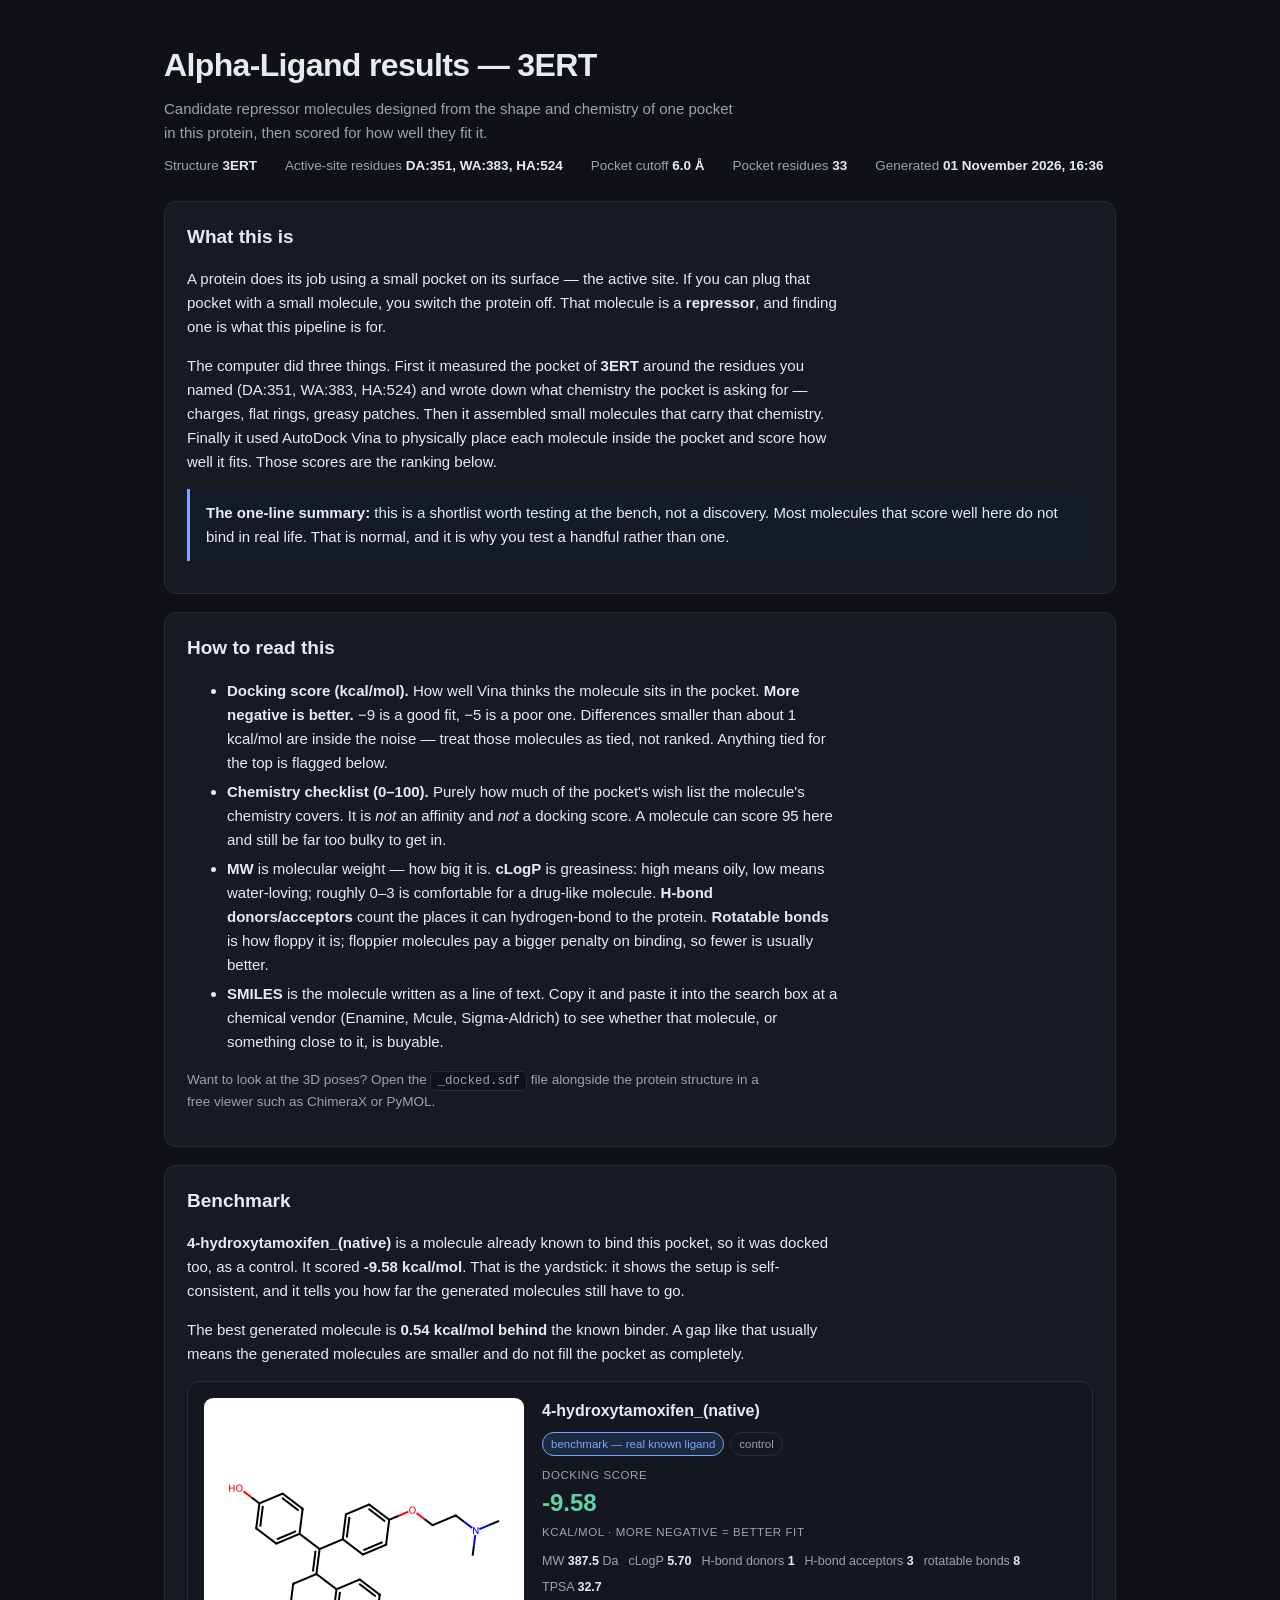
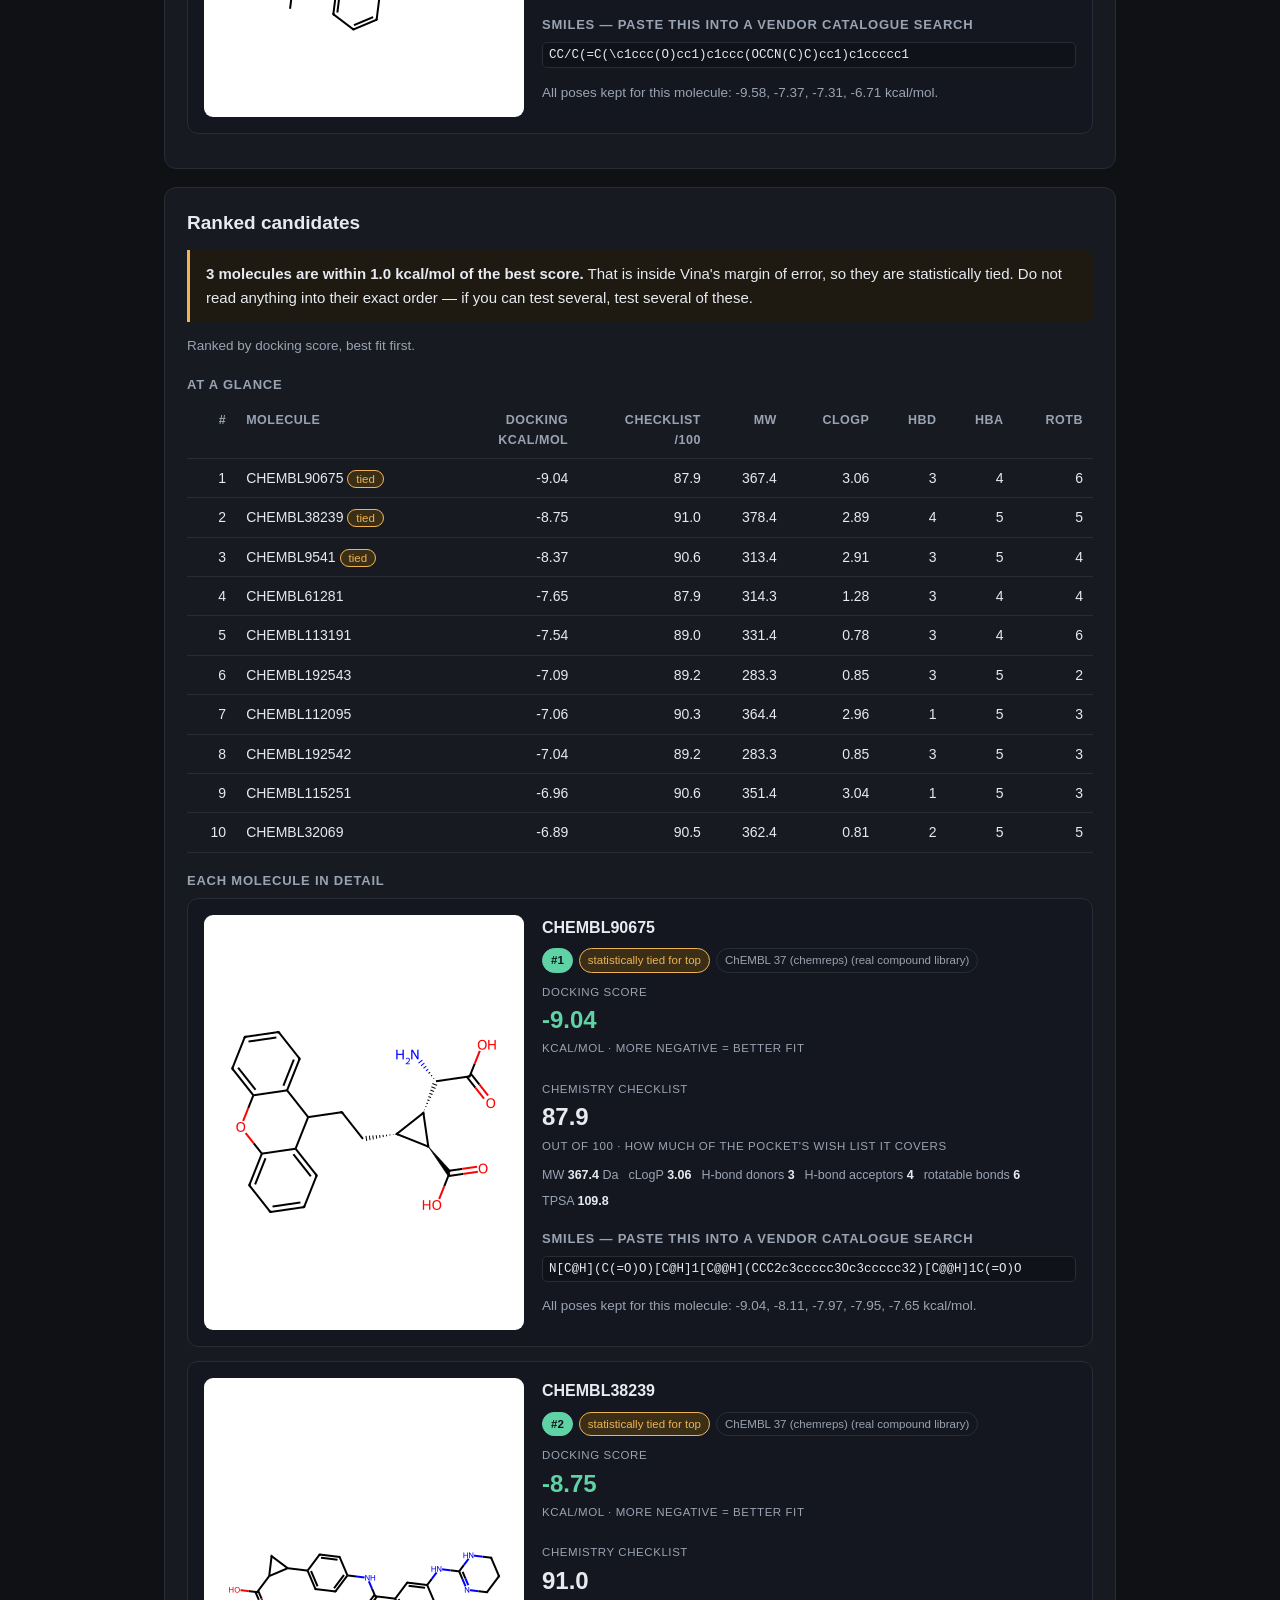
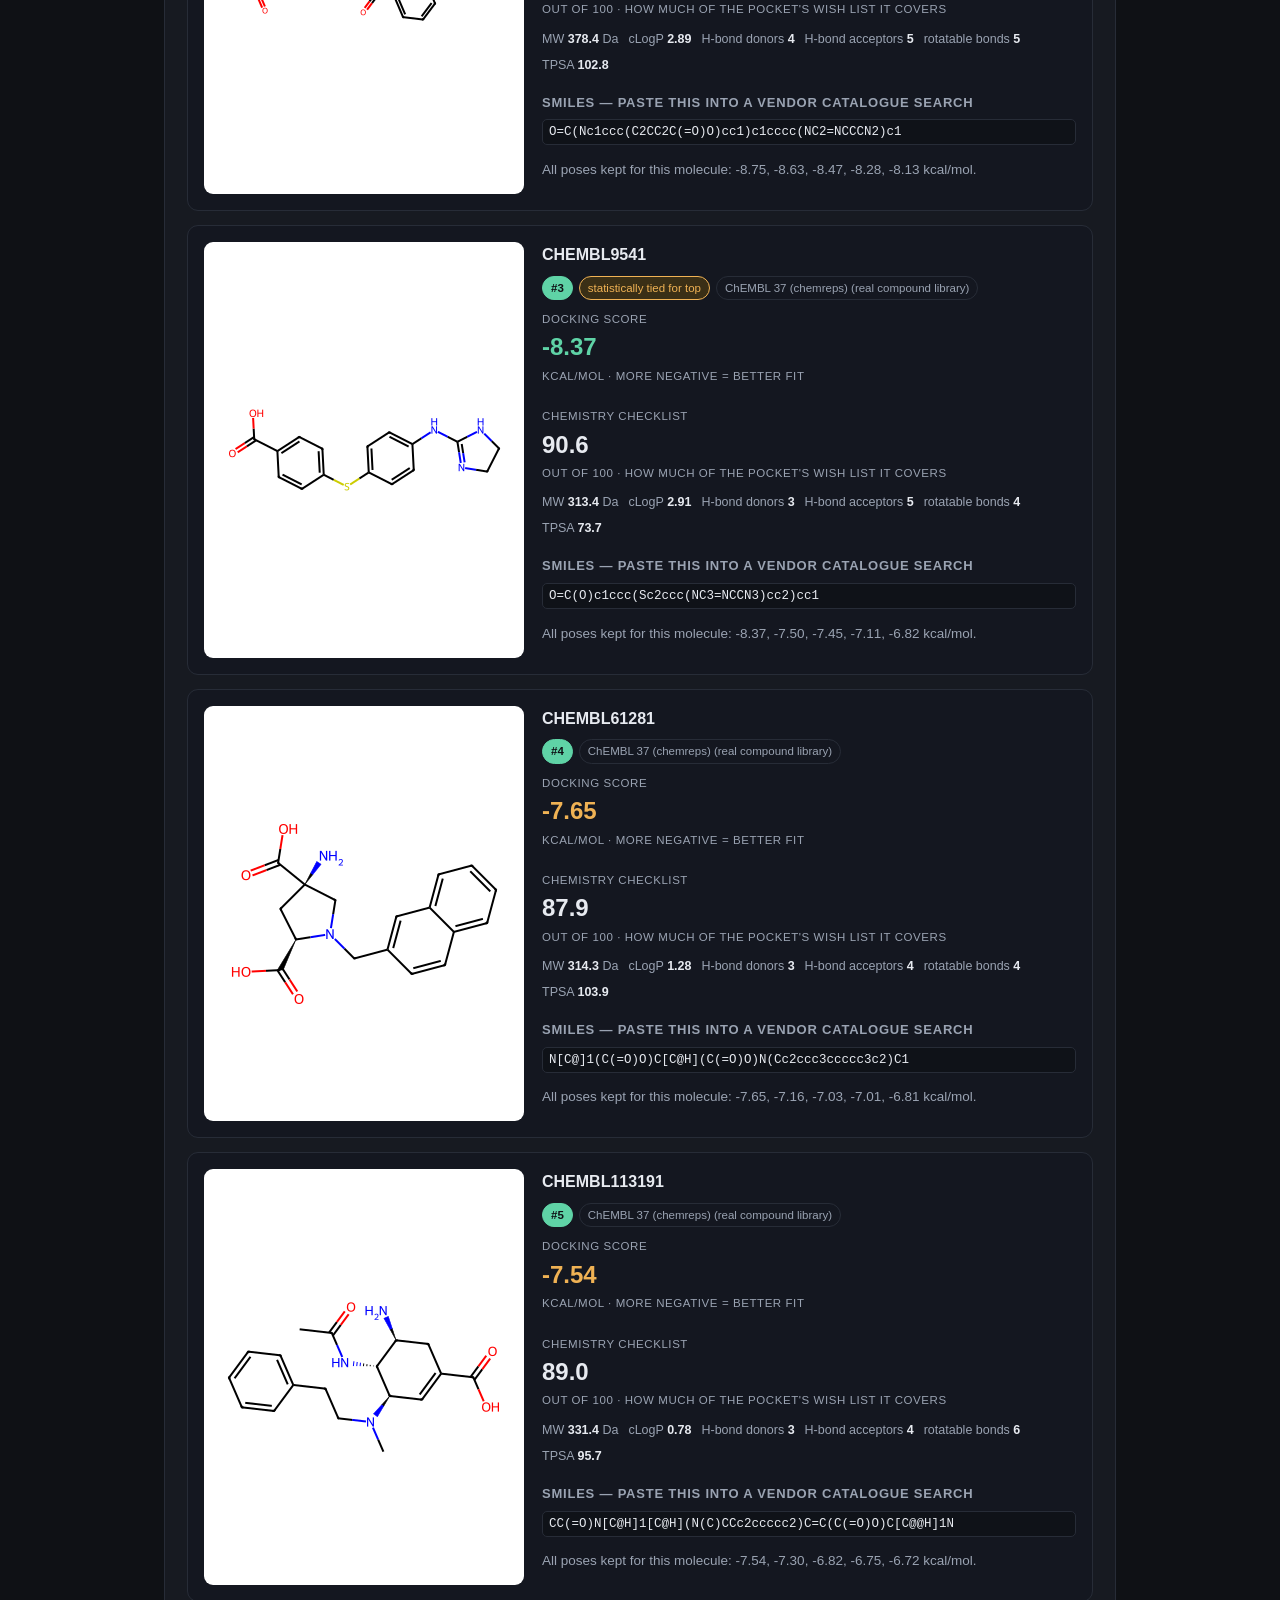
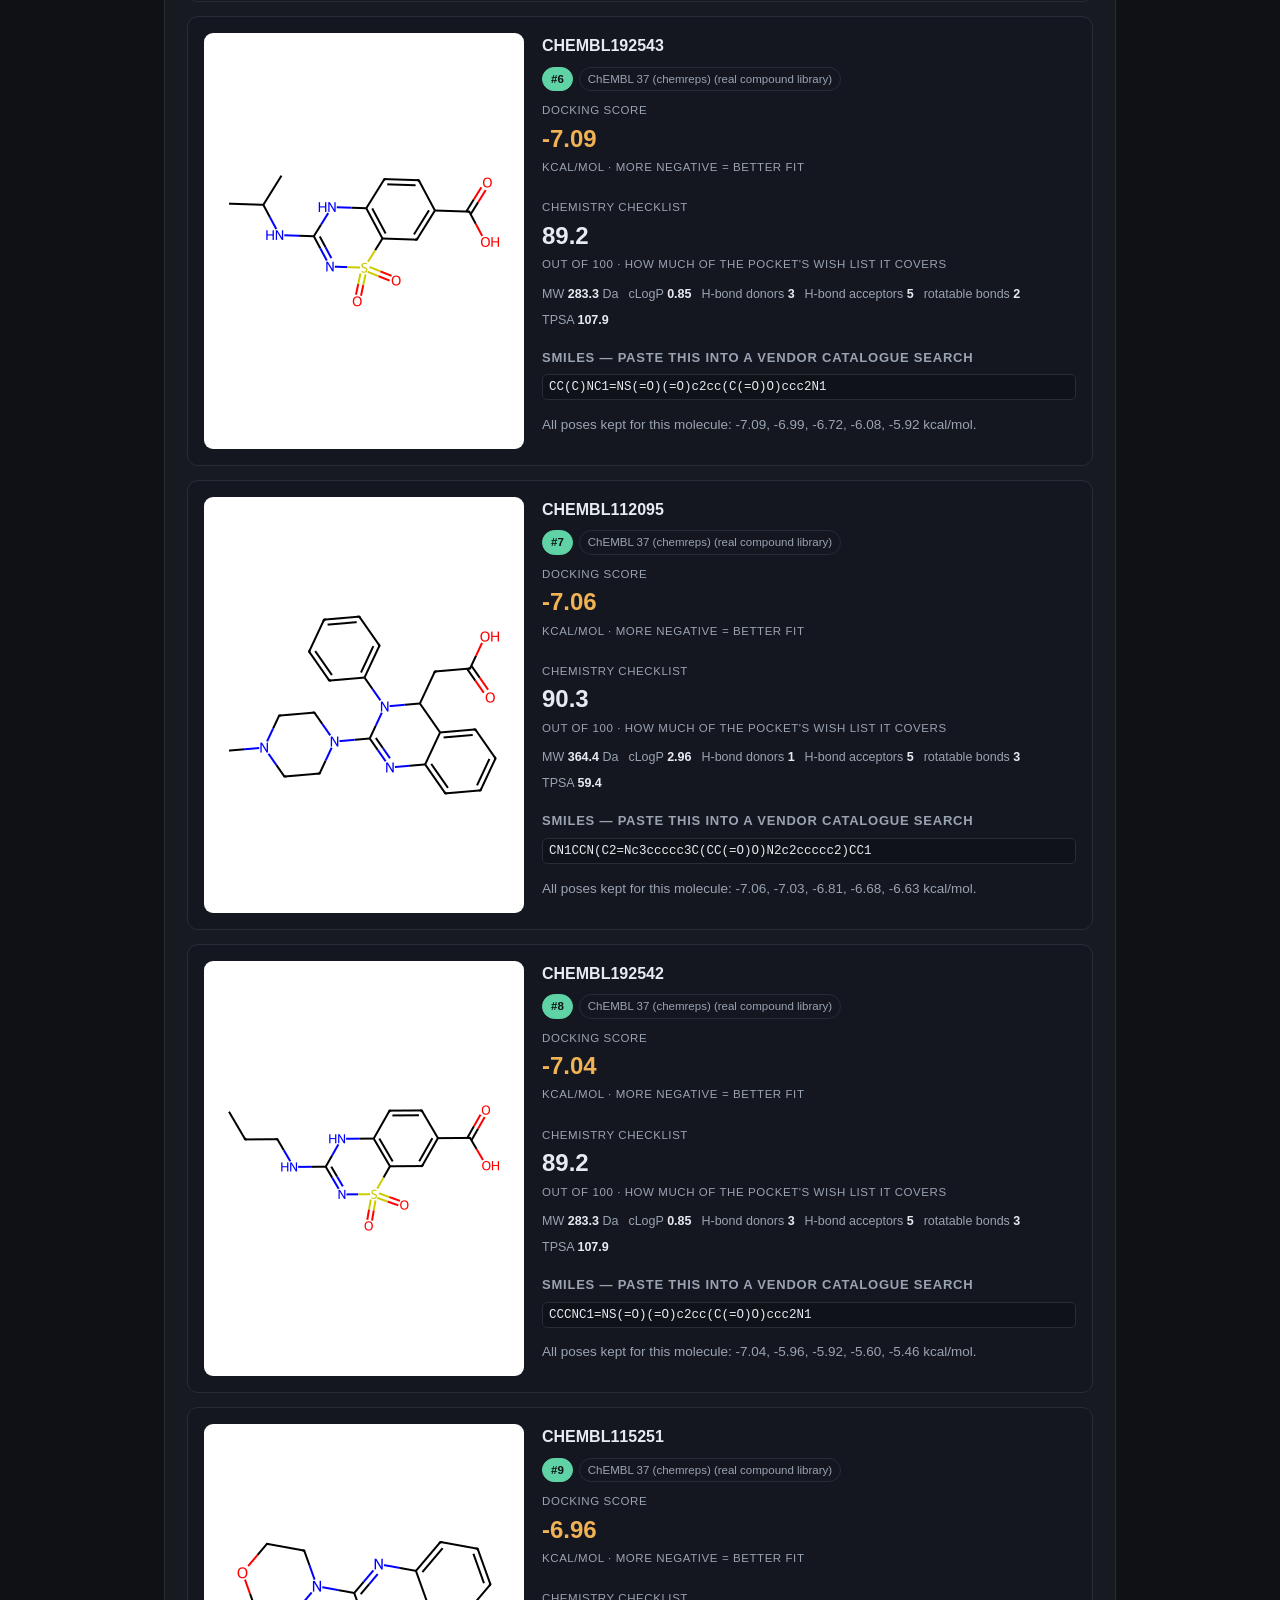
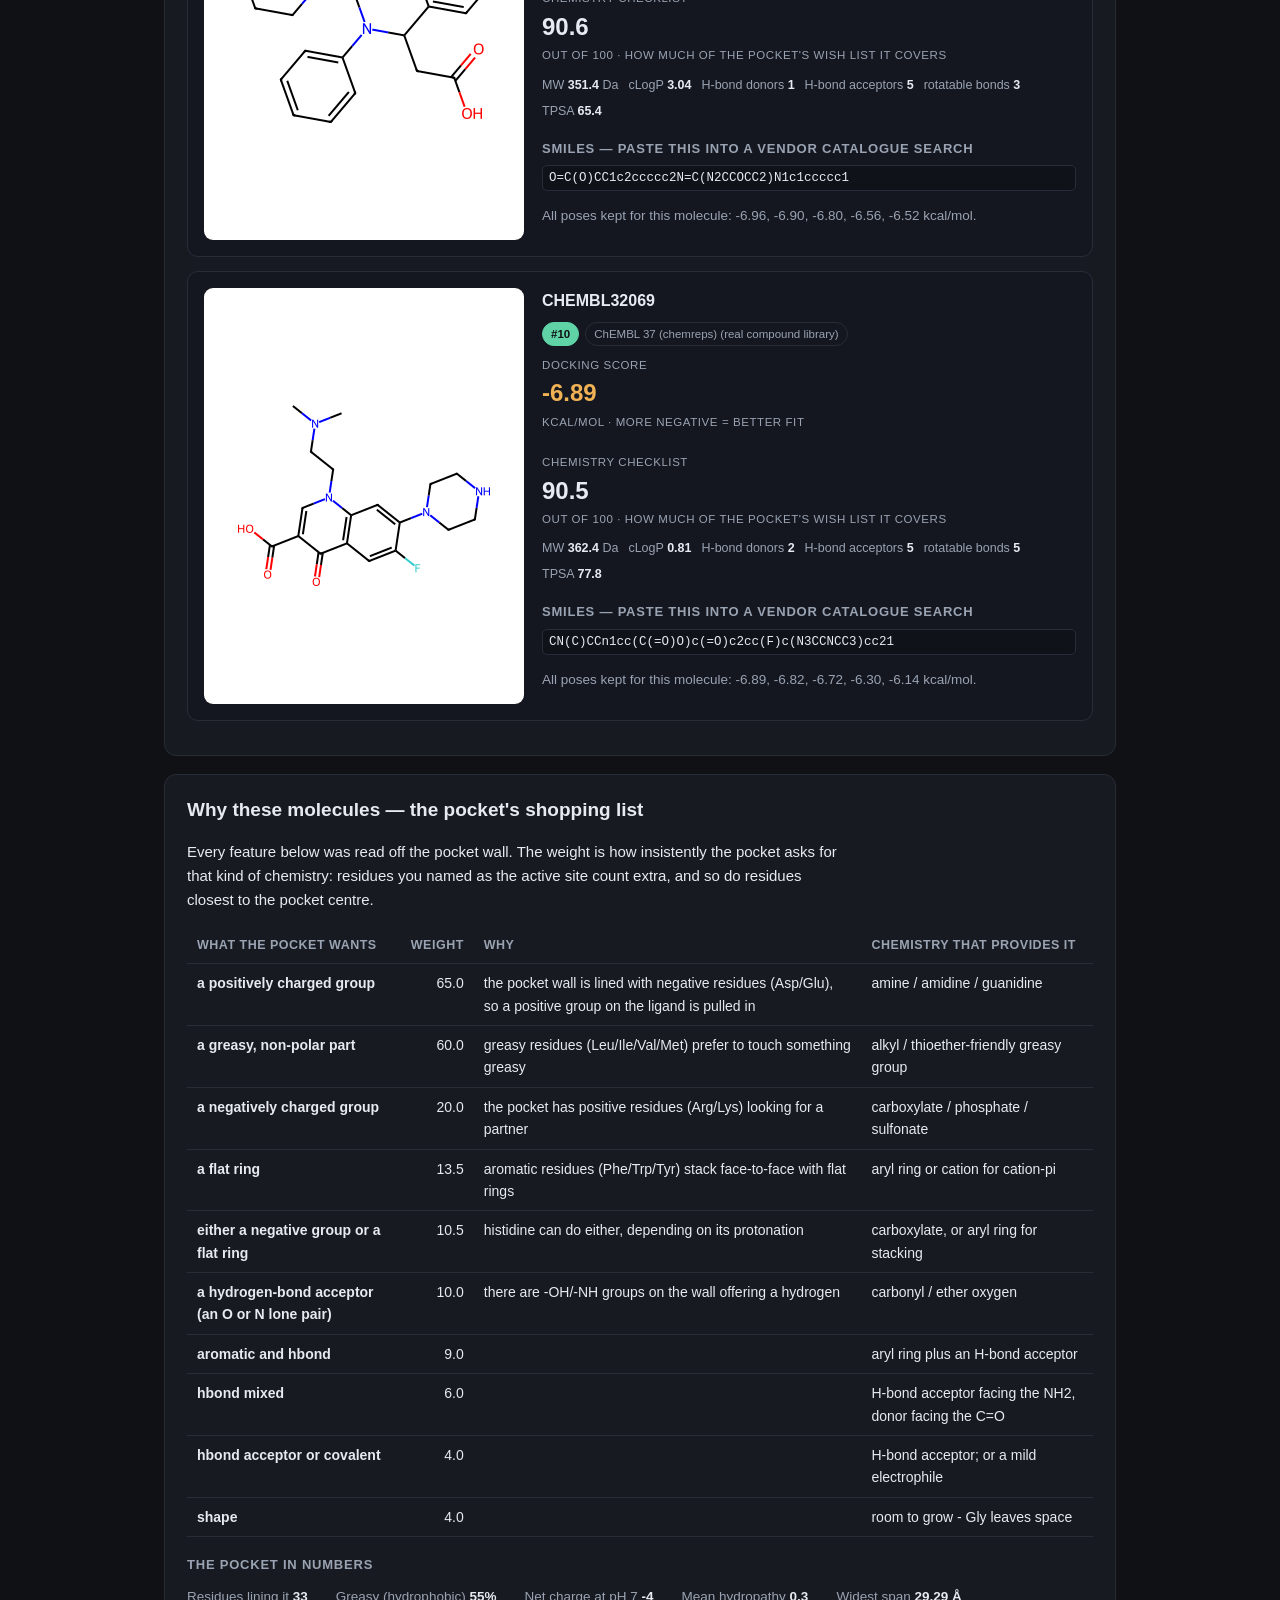
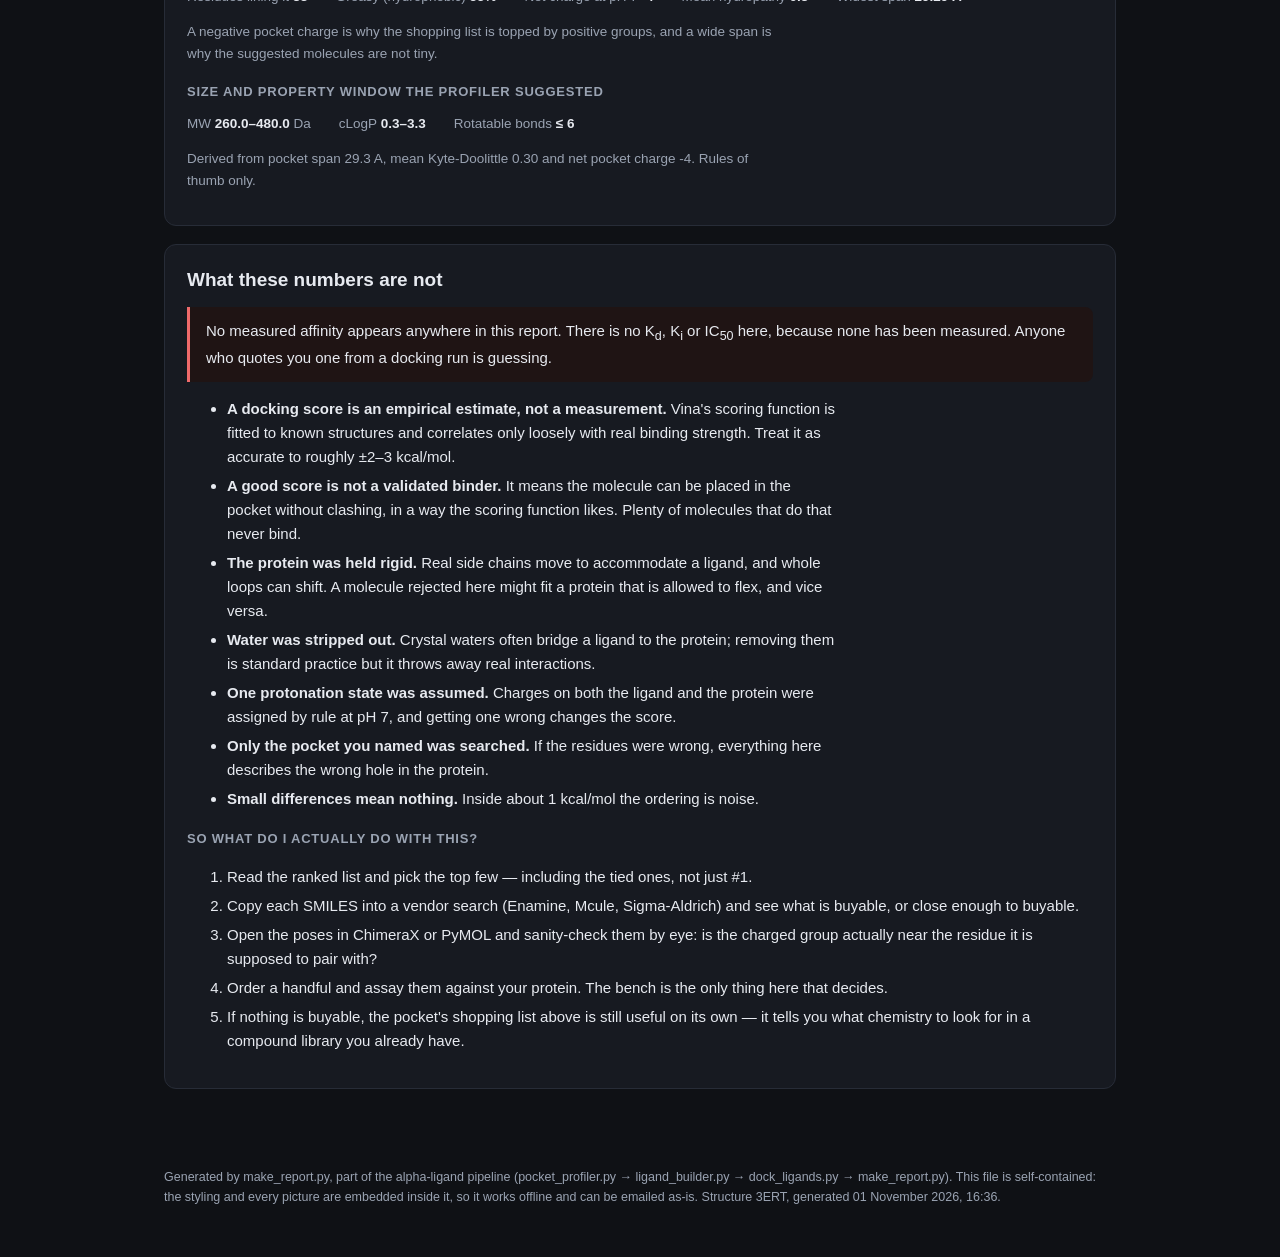
<file: output/3ERT_results.html>
<!DOCTYPE html>
<html lang='en'><head><meta charset='utf-8'>
<meta name='viewport' content='width=device-width,initial-scale=1'>
<title>Alpha-Ligand results — 3ERT</title>
<style>
:root{
  --bg:#0f1115; --card:#171a21; --line:#272c37; --ink:#e7eaf0; --dim:#9aa3b2;
  --accent:#5fd3a6; --accent2:#7aa7ff; --warn:#f0b254; --bad:#ef6a6a;
}
*{box-sizing:border-box}
body{margin:0;background:var(--bg);color:var(--ink);
  font:15px/1.6 -apple-system,BlinkMacSystemFont,"Segoe UI",Roboto,Helvetica,Arial,sans-serif;}
header{padding:40px 24px 4px;max-width:1000px;margin:0 auto}
h1{margin:0 0 6px;font-size:32px;letter-spacing:-.02em}
.tagline{margin:0;color:var(--dim);max-width:70ch}
main{max-width:1000px;margin:0 auto;padding:20px 24px 60px}
.card{background:var(--card);border:1px solid var(--line);border-radius:12px;
  padding:20px 22px;margin:0 0 18px}
h2{margin:0 0 12px;font-size:19px}
h3{margin:18px 0 6px;font-size:13px;text-transform:uppercase;letter-spacing:.06em;color:var(--dim)}
p{max-width:78ch}
code,.smiles{background:#0f1218;border:1px solid var(--line);border-radius:5px;
  padding:2px 6px;font-family:ui-monospace,SFMono-Regular,Consolas,monospace;font-size:12.5px;
  word-break:break-all}
.meta{display:flex;flex-wrap:wrap;gap:10px 28px;margin:10px 0 0;color:var(--dim);font-size:13.5px}
.meta b{color:var(--ink);font-weight:600}
table{border-collapse:collapse;width:100%;font-size:14px}
th,td{text-align:left;padding:8px 10px;border-bottom:1px solid var(--line);vertical-align:top}
th{color:var(--dim);font-weight:600;font-size:12.5px;text-transform:uppercase;letter-spacing:.04em}
td.num,th.num{text-align:right;font-variant-numeric:tabular-nums}
.hit{display:grid;grid-template-columns:320px 1fr;gap:18px;border:1px solid var(--line);
  border-radius:11px;padding:16px;margin:0 0 14px;background:#141720;break-inside:avoid}
.pic{background:#fff;border-radius:9px;padding:6px;display:flex;align-items:center;justify-content:center}
img.mol{max-width:100%;height:auto;display:block}
.molsvg{background:#fff;border-radius:9px}
.nopic{color:#888;font-size:13px;padding:40px 0;text-align:center}
.hitname{font-size:16px;font-weight:650;margin:0 0 2px}
.badges{display:flex;flex-wrap:wrap;gap:6px;margin:8px 0}
.badge{font-size:11.5px;padding:2px 8px;border-radius:999px;border:1px solid var(--line);color:var(--dim)}
.badge.rank{background:var(--accent);color:#0f1115;border-color:var(--accent);font-weight:700}
.badge.tie{background:#3a2f16;border-color:var(--warn);color:var(--warn)}
.badge.ctrl{background:#1b2a3f;border-color:var(--accent2);color:var(--accent2)}
.scorerow{display:flex;flex-wrap:wrap;gap:22px;margin:10px 0 4px}
.score .v{font-size:24px;font-weight:700;font-variant-numeric:tabular-nums}
.score .k{display:block;font-size:11.5px;color:var(--dim);text-transform:uppercase;letter-spacing:.05em}
.good{color:var(--accent)} .mid{color:var(--warn)}
.props{display:flex;flex-wrap:wrap;gap:6px 10px;margin:10px 0;font-size:12.5px;color:var(--dim)}
.props span b{color:var(--ink)}
.note{color:var(--dim);font-size:13.5px}
.callout{border-left:3px solid var(--accent2);background:#141b26;padding:12px 16px;border-radius:0 8px 8px 0;margin:12px 0}
.callout.warn{border-left-color:var(--warn);background:#1e1a12}
.callout.bad{border-left-color:var(--bad);background:#1f1414}
ul{max-width:78ch} li{margin:5px 0}
footer{max-width:1000px;margin:0 auto;padding:0 24px 50px;color:var(--dim);font-size:12.5px}
@media print{
  :root{--bg:#fff;--card:#fff;--line:#c8ccd4;--ink:#111;--dim:#555;
        --accent:#0a7a55;--accent2:#1a4ea8;--warn:#8a5a00;--bad:#9a2020}
  body{background:#fff;color:#111;font-size:11pt}
  .card,.hit{background:#fff;border:1px solid #c8ccd4;box-shadow:none}
  .hit{break-inside:avoid;page-break-inside:avoid}
  .badge.rank{background:#eee;color:#111;border-color:#999}
  .callout{background:#f6f7f9}
  header{padding-top:10px}
}
</style></head><body>
<header><h1>Alpha-Ligand results — 3ERT</h1>
<p class='tagline'>Candidate repressor molecules designed from the shape and chemistry of one pocket in this protein, then scored for how well they fit it.</p>
<div class='meta'><span>Structure <b>3ERT</b></span><span>Active-site residues <b>DA:351, WA:383, HA:524</b></span><span>Pocket cutoff <b>6.0 &Aring;</b></span><span>Pocket residues <b>33</b></span><span>Generated <b>01 November 2026, 16:36</b></span></div></header><main>
<div class='card'><h2>What this is</h2>
<p>A protein does its job using a small pocket on its surface — the active site. If you can plug that pocket with a small molecule, you switch the protein off. That molecule is a <b>repressor</b>, and finding one is what this pipeline is for.</p>
<p>The computer did three things. First it measured the pocket of <b>3ERT</b> around the residues you named (DA:351, WA:383, HA:524) and wrote down what chemistry the pocket is asking for — charges, flat rings, greasy patches. Then it assembled small molecules that carry that chemistry. 
Finally it used AutoDock Vina to physically place each molecule inside the pocket and score how well it fits. Those scores are the ranking below.</p>
<div class='callout'><b>The one-line summary:</b> this is a shortlist worth testing at the bench, not a discovery. Most molecules that score well here do not bind in real life. That is normal, and it is why you test a handful rather than one.</div>
</div>
<div class='card'><h2>How to read this</h2><ul>
<li><b>Docking score (kcal/mol).</b> How well Vina thinks the molecule sits in the pocket. <b>More negative is better.</b> &minus;9 is a good fit, &minus;5 is a poor one. Differences smaller than about 1 kcal/mol are inside the noise — treat those molecules as tied, not ranked. Anything tied for the top is flagged below.</li>
<li><b>Chemistry checklist (0–100).</b> Purely how much of the pocket's wish list the molecule's chemistry covers. It is <i>not</i> an affinity and <i>not</i> a docking score. A molecule can score 95 here and still be far too bulky to get in.</li>
<li><b>MW</b> is molecular weight — how big it is. <b>cLogP</b> is greasiness: high means oily, low means water-loving; roughly 0–3 is comfortable for a drug-like molecule. <b>H-bond donors/acceptors</b> count the places it can hydrogen-bond to the protein. <b>Rotatable bonds</b> is how floppy it is; floppier molecules pay a bigger penalty on binding, so fewer is usually better.</li>
<li><b>SMILES</b> is the molecule written as a line of text. Copy it and paste it into the search box at a chemical vendor (Enamine, Mcule, Sigma-Aldrich) to see whether that molecule, or something close to it, is buyable.</li>
</ul>
<p class='note'>Want to look at the 3D poses? Open the <code>_docked.sdf</code> file alongside the protein structure in a free viewer such as ChimeraX or PyMOL.</p></div>
<div class='card'><h2>Benchmark</h2>
<p><b>4-hydroxytamoxifen_(native)</b> is a molecule already known to bind this pocket, so it was docked too, as a control. It scored <b>-9.58 kcal/mol</b>. That is the yardstick: it shows the setup is self-consistent, and it tells you how far the generated molecules still have to go.</p>
<p>The best generated molecule is <b>0.54 kcal/mol behind</b> the known binder. A gap like that usually means the generated molecules are smaller and do not fill the pocket as completely.</p>

<div class="hit">
  <div class="pic"><img class="mol" alt="structure" src="[data-uri]"></div>
  <div>
    <p class="hitname">4-hydroxytamoxifen_(native)</p>
    <div class="badges"><span class="badge ctrl">benchmark — real known ligand</span><span class="badge">control</span></div>
    <div class="scorerow"><div class="score"><span class="k">docking score</span><span class="v good">-9.58</span><span class="k">kcal/mol &middot; more negative = better fit</span></div></div>
    <div class="props">
      <span>MW <b>387.5</b> Da</span><span>cLogP <b>5.70</b></span>
      <span>H-bond donors <b>1</b></span><span>H-bond acceptors <b>3</b></span>
      <span>rotatable bonds <b>8</b></span><span>TPSA <b>32.7</b></span>
    </div>
    <h3>SMILES — paste this into a vendor catalogue search</h3>
    <div class="smiles">CC/C(=C(\c1ccc(O)cc1)c1ccc(OCCN(C)C)cc1)c1ccccc1</div>
    <p class="note">All poses kept for this molecule: -9.58, -7.37, -7.31, -6.71 kcal/mol.</p>
  </div>
</div>
</div>
<div class='card'><h2>Ranked candidates</h2>
<div class='callout warn'><b>3 molecules are within 1.0 kcal/mol of the best score.</b> That is inside Vina's margin of error, so they are statistically tied. Do not read anything into their exact order — if you can test several, test several of these.</div>
<p class='note'>Ranked by docking score, best fit first.</p>
<h3>At a glance</h3><table><thead><tr><th class='num'>#</th><th>Molecule</th>
<th class='num'>Docking<br>kcal/mol</th>
<th class='num'>Checklist<br>/100</th><th class='num'>MW</th><th class='num'>cLogP</th><th class='num'>HBD</th><th class='num'>HBA</th><th class='num'>RotB</th></tr></thead><tbody>
<tr><td class='num'>1</td><td>CHEMBL90675 <span class='badge tie'>tied</span></td>
<td class='num'>-9.04</td>
<td class='num'>87.9</td><td class='num'>367.4</td><td class='num'>3.06</td><td class='num'>3</td><td class='num'>4</td><td class='num'>6</td></tr>
<tr><td class='num'>2</td><td>CHEMBL38239 <span class='badge tie'>tied</span></td>
<td class='num'>-8.75</td>
<td class='num'>91.0</td><td class='num'>378.4</td><td class='num'>2.89</td><td class='num'>4</td><td class='num'>5</td><td class='num'>5</td></tr>
<tr><td class='num'>3</td><td>CHEMBL9541 <span class='badge tie'>tied</span></td>
<td class='num'>-8.37</td>
<td class='num'>90.6</td><td class='num'>313.4</td><td class='num'>2.91</td><td class='num'>3</td><td class='num'>5</td><td class='num'>4</td></tr>
<tr><td class='num'>4</td><td>CHEMBL61281</td>
<td class='num'>-7.65</td>
<td class='num'>87.9</td><td class='num'>314.3</td><td class='num'>1.28</td><td class='num'>3</td><td class='num'>4</td><td class='num'>4</td></tr>
<tr><td class='num'>5</td><td>CHEMBL113191</td>
<td class='num'>-7.54</td>
<td class='num'>89.0</td><td class='num'>331.4</td><td class='num'>0.78</td><td class='num'>3</td><td class='num'>4</td><td class='num'>6</td></tr>
<tr><td class='num'>6</td><td>CHEMBL192543</td>
<td class='num'>-7.09</td>
<td class='num'>89.2</td><td class='num'>283.3</td><td class='num'>0.85</td><td class='num'>3</td><td class='num'>5</td><td class='num'>2</td></tr>
<tr><td class='num'>7</td><td>CHEMBL112095</td>
<td class='num'>-7.06</td>
<td class='num'>90.3</td><td class='num'>364.4</td><td class='num'>2.96</td><td class='num'>1</td><td class='num'>5</td><td class='num'>3</td></tr>
<tr><td class='num'>8</td><td>CHEMBL192542</td>
<td class='num'>-7.04</td>
<td class='num'>89.2</td><td class='num'>283.3</td><td class='num'>0.85</td><td class='num'>3</td><td class='num'>5</td><td class='num'>3</td></tr>
<tr><td class='num'>9</td><td>CHEMBL115251</td>
<td class='num'>-6.96</td>
<td class='num'>90.6</td><td class='num'>351.4</td><td class='num'>3.04</td><td class='num'>1</td><td class='num'>5</td><td class='num'>3</td></tr>
<tr><td class='num'>10</td><td>CHEMBL32069</td>
<td class='num'>-6.89</td>
<td class='num'>90.5</td><td class='num'>362.4</td><td class='num'>0.81</td><td class='num'>2</td><td class='num'>5</td><td class='num'>5</td></tr>
</tbody></table>
<h3>Each molecule in detail</h3>

<div class="hit">
  <div class="pic"><img class="mol" alt="structure" src="[data-uri]"></div>
  <div>
    <p class="hitname">CHEMBL90675</p>
    <div class="badges"><span class="badge rank">#1</span><span class="badge tie">statistically tied for top</span><span class="badge">ChEMBL 37 (chemreps) (real compound library)</span></div>
    <div class="scorerow"><div class="score"><span class="k">docking score</span><span class="v good">-9.04</span><span class="k">kcal/mol &middot; more negative = better fit</span></div><div class="score"><span class="k">chemistry checklist</span><span class="v">87.9</span><span class="k">out of 100 &middot; how much of the pocket's wish list it covers</span></div></div>
    <div class="props">
      <span>MW <b>367.4</b> Da</span><span>cLogP <b>3.06</b></span>
      <span>H-bond donors <b>3</b></span><span>H-bond acceptors <b>4</b></span>
      <span>rotatable bonds <b>6</b></span><span>TPSA <b>109.8</b></span>
    </div>
    <h3>SMILES — paste this into a vendor catalogue search</h3>
    <div class="smiles">N[C@H](C(=O)O)[C@H]1[C@@H](CCC2c3ccccc3Oc3ccccc32)[C@@H]1C(=O)O</div>
    <p class="note">All poses kept for this molecule: -9.04, -8.11, -7.97, -7.95, -7.65 kcal/mol.</p>
  </div>
</div>

<div class="hit">
  <div class="pic"><img class="mol" alt="structure" src="[data-uri]"></div>
  <div>
    <p class="hitname">CHEMBL38239</p>
    <div class="badges"><span class="badge rank">#2</span><span class="badge tie">statistically tied for top</span><span class="badge">ChEMBL 37 (chemreps) (real compound library)</span></div>
    <div class="scorerow"><div class="score"><span class="k">docking score</span><span class="v good">-8.75</span><span class="k">kcal/mol &middot; more negative = better fit</span></div><div class="score"><span class="k">chemistry checklist</span><span class="v">91.0</span><span class="k">out of 100 &middot; how much of the pocket's wish list it covers</span></div></div>
    <div class="props">
      <span>MW <b>378.4</b> Da</span><span>cLogP <b>2.89</b></span>
      <span>H-bond donors <b>4</b></span><span>H-bond acceptors <b>5</b></span>
      <span>rotatable bonds <b>5</b></span><span>TPSA <b>102.8</b></span>
    </div>
    <h3>SMILES — paste this into a vendor catalogue search</h3>
    <div class="smiles">O=C(Nc1ccc(C2CC2C(=O)O)cc1)c1cccc(NC2=NCCCN2)c1</div>
    <p class="note">All poses kept for this molecule: -8.75, -8.63, -8.47, -8.28, -8.13 kcal/mol.</p>
  </div>
</div>

<div class="hit">
  <div class="pic"><img class="mol" alt="structure" src="[data-uri]"></div>
  <div>
    <p class="hitname">CHEMBL9541</p>
    <div class="badges"><span class="badge rank">#3</span><span class="badge tie">statistically tied for top</span><span class="badge">ChEMBL 37 (chemreps) (real compound library)</span></div>
    <div class="scorerow"><div class="score"><span class="k">docking score</span><span class="v good">-8.37</span><span class="k">kcal/mol &middot; more negative = better fit</span></div><div class="score"><span class="k">chemistry checklist</span><span class="v">90.6</span><span class="k">out of 100 &middot; how much of the pocket's wish list it covers</span></div></div>
    <div class="props">
      <span>MW <b>313.4</b> Da</span><span>cLogP <b>2.91</b></span>
      <span>H-bond donors <b>3</b></span><span>H-bond acceptors <b>5</b></span>
      <span>rotatable bonds <b>4</b></span><span>TPSA <b>73.7</b></span>
    </div>
    <h3>SMILES — paste this into a vendor catalogue search</h3>
    <div class="smiles">O=C(O)c1ccc(Sc2ccc(NC3=NCCN3)cc2)cc1</div>
    <p class="note">All poses kept for this molecule: -8.37, -7.50, -7.45, -7.11, -6.82 kcal/mol.</p>
  </div>
</div>

<div class="hit">
  <div class="pic"><img class="mol" alt="structure" src="[data-uri]"></div>
  <div>
    <p class="hitname">CHEMBL61281</p>
    <div class="badges"><span class="badge rank">#4</span><span class="badge">ChEMBL 37 (chemreps) (real compound library)</span></div>
    <div class="scorerow"><div class="score"><span class="k">docking score</span><span class="v mid">-7.65</span><span class="k">kcal/mol &middot; more negative = better fit</span></div><div class="score"><span class="k">chemistry checklist</span><span class="v">87.9</span><span class="k">out of 100 &middot; how much of the pocket's wish list it covers</span></div></div>
    <div class="props">
      <span>MW <b>314.3</b> Da</span><span>cLogP <b>1.28</b></span>
      <span>H-bond donors <b>3</b></span><span>H-bond acceptors <b>4</b></span>
      <span>rotatable bonds <b>4</b></span><span>TPSA <b>103.9</b></span>
    </div>
    <h3>SMILES — paste this into a vendor catalogue search</h3>
    <div class="smiles">N[C@]1(C(=O)O)C[C@H](C(=O)O)N(Cc2ccc3ccccc3c2)C1</div>
    <p class="note">All poses kept for this molecule: -7.65, -7.16, -7.03, -7.01, -6.81 kcal/mol.</p>
  </div>
</div>

<div class="hit">
  <div class="pic"><img class="mol" alt="structure" src="[data-uri]"></div>
  <div>
    <p class="hitname">CHEMBL113191</p>
    <div class="badges"><span class="badge rank">#5</span><span class="badge">ChEMBL 37 (chemreps) (real compound library)</span></div>
    <div class="scorerow"><div class="score"><span class="k">docking score</span><span class="v mid">-7.54</span><span class="k">kcal/mol &middot; more negative = better fit</span></div><div class="score"><span class="k">chemistry checklist</span><span class="v">89.0</span><span class="k">out of 100 &middot; how much of the pocket's wish list it covers</span></div></div>
    <div class="props">
      <span>MW <b>331.4</b> Da</span><span>cLogP <b>0.78</b></span>
      <span>H-bond donors <b>3</b></span><span>H-bond acceptors <b>4</b></span>
      <span>rotatable bonds <b>6</b></span><span>TPSA <b>95.7</b></span>
    </div>
    <h3>SMILES — paste this into a vendor catalogue search</h3>
    <div class="smiles">CC(=O)N[C@H]1[C@H](N(C)CCc2ccccc2)C=C(C(=O)O)C[C@@H]1N</div>
    <p class="note">All poses kept for this molecule: -7.54, -7.30, -6.82, -6.75, -6.72 kcal/mol.</p>
  </div>
</div>

<div class="hit">
  <div class="pic"><img class="mol" alt="structure" src="[data-uri]"></div>
  <div>
    <p class="hitname">CHEMBL192543</p>
    <div class="badges"><span class="badge rank">#6</span><span class="badge">ChEMBL 37 (chemreps) (real compound library)</span></div>
    <div class="scorerow"><div class="score"><span class="k">docking score</span><span class="v mid">-7.09</span><span class="k">kcal/mol &middot; more negative = better fit</span></div><div class="score"><span class="k">chemistry checklist</span><span class="v">89.2</span><span class="k">out of 100 &middot; how much of the pocket's wish list it covers</span></div></div>
    <div class="props">
      <span>MW <b>283.3</b> Da</span><span>cLogP <b>0.85</b></span>
      <span>H-bond donors <b>3</b></span><span>H-bond acceptors <b>5</b></span>
      <span>rotatable bonds <b>2</b></span><span>TPSA <b>107.9</b></span>
    </div>
    <h3>SMILES — paste this into a vendor catalogue search</h3>
    <div class="smiles">CC(C)NC1=NS(=O)(=O)c2cc(C(=O)O)ccc2N1</div>
    <p class="note">All poses kept for this molecule: -7.09, -6.99, -6.72, -6.08, -5.92 kcal/mol.</p>
  </div>
</div>

<div class="hit">
  <div class="pic"><img class="mol" alt="structure" src="[data-uri]"></div>
  <div>
    <p class="hitname">CHEMBL112095</p>
    <div class="badges"><span class="badge rank">#7</span><span class="badge">ChEMBL 37 (chemreps) (real compound library)</span></div>
    <div class="scorerow"><div class="score"><span class="k">docking score</span><span class="v mid">-7.06</span><span class="k">kcal/mol &middot; more negative = better fit</span></div><div class="score"><span class="k">chemistry checklist</span><span class="v">90.3</span><span class="k">out of 100 &middot; how much of the pocket's wish list it covers</span></div></div>
    <div class="props">
      <span>MW <b>364.4</b> Da</span><span>cLogP <b>2.96</b></span>
      <span>H-bond donors <b>1</b></span><span>H-bond acceptors <b>5</b></span>
      <span>rotatable bonds <b>3</b></span><span>TPSA <b>59.4</b></span>
    </div>
    <h3>SMILES — paste this into a vendor catalogue search</h3>
    <div class="smiles">CN1CCN(C2=Nc3ccccc3C(CC(=O)O)N2c2ccccc2)CC1</div>
    <p class="note">All poses kept for this molecule: -7.06, -7.03, -6.81, -6.68, -6.63 kcal/mol.</p>
  </div>
</div>

<div class="hit">
  <div class="pic"><img class="mol" alt="structure" src="[data-uri]"></div>
  <div>
    <p class="hitname">CHEMBL192542</p>
    <div class="badges"><span class="badge rank">#8</span><span class="badge">ChEMBL 37 (chemreps) (real compound library)</span></div>
    <div class="scorerow"><div class="score"><span class="k">docking score</span><span class="v mid">-7.04</span><span class="k">kcal/mol &middot; more negative = better fit</span></div><div class="score"><span class="k">chemistry checklist</span><span class="v">89.2</span><span class="k">out of 100 &middot; how much of the pocket's wish list it covers</span></div></div>
    <div class="props">
      <span>MW <b>283.3</b> Da</span><span>cLogP <b>0.85</b></span>
      <span>H-bond donors <b>3</b></span><span>H-bond acceptors <b>5</b></span>
      <span>rotatable bonds <b>3</b></span><span>TPSA <b>107.9</b></span>
    </div>
    <h3>SMILES — paste this into a vendor catalogue search</h3>
    <div class="smiles">CCCNC1=NS(=O)(=O)c2cc(C(=O)O)ccc2N1</div>
    <p class="note">All poses kept for this molecule: -7.04, -5.96, -5.92, -5.60, -5.46 kcal/mol.</p>
  </div>
</div>

<div class="hit">
  <div class="pic"><img class="mol" alt="structure" src="[data-uri]"></div>
  <div>
    <p class="hitname">CHEMBL115251</p>
    <div class="badges"><span class="badge rank">#9</span><span class="badge">ChEMBL 37 (chemreps) (real compound library)</span></div>
    <div class="scorerow"><div class="score"><span class="k">docking score</span><span class="v mid">-6.96</span><span class="k">kcal/mol &middot; more negative = better fit</span></div><div class="score"><span class="k">chemistry checklist</span><span class="v">90.6</span><span class="k">out of 100 &middot; how much of the pocket's wish list it covers</span></div></div>
    <div class="props">
      <span>MW <b>351.4</b> Da</span><span>cLogP <b>3.04</b></span>
      <span>H-bond donors <b>1</b></span><span>H-bond acceptors <b>5</b></span>
      <span>rotatable bonds <b>3</b></span><span>TPSA <b>65.4</b></span>
    </div>
    <h3>SMILES — paste this into a vendor catalogue search</h3>
    <div class="smiles">O=C(O)CC1c2ccccc2N=C(N2CCOCC2)N1c1ccccc1</div>
    <p class="note">All poses kept for this molecule: -6.96, -6.90, -6.80, -6.56, -6.52 kcal/mol.</p>
  </div>
</div>

<div class="hit">
  <div class="pic"><img class="mol" alt="structure" src="[data-uri]"></div>
  <div>
    <p class="hitname">CHEMBL32069</p>
    <div class="badges"><span class="badge rank">#10</span><span class="badge">ChEMBL 37 (chemreps) (real compound library)</span></div>
    <div class="scorerow"><div class="score"><span class="k">docking score</span><span class="v mid">-6.89</span><span class="k">kcal/mol &middot; more negative = better fit</span></div><div class="score"><span class="k">chemistry checklist</span><span class="v">90.5</span><span class="k">out of 100 &middot; how much of the pocket's wish list it covers</span></div></div>
    <div class="props">
      <span>MW <b>362.4</b> Da</span><span>cLogP <b>0.81</b></span>
      <span>H-bond donors <b>2</b></span><span>H-bond acceptors <b>5</b></span>
      <span>rotatable bonds <b>5</b></span><span>TPSA <b>77.8</b></span>
    </div>
    <h3>SMILES — paste this into a vendor catalogue search</h3>
    <div class="smiles">CN(C)CCn1cc(C(=O)O)c(=O)c2cc(F)c(N3CCNCC3)cc21</div>
    <p class="note">All poses kept for this molecule: -6.89, -6.82, -6.72, -6.30, -6.14 kcal/mol.</p>
  </div>
</div>
</div>
<div class='card'><h2>Why these molecules — the pocket's shopping list</h2>
<p>Every feature below was read off the pocket wall. The weight is how insistently the pocket asks for that kind of chemistry: residues you named as the active site count extra, and so do residues closest to the pocket centre.</p>
<table><thead><tr><th>What the pocket wants</th><th class='num'>Weight</th><th>Why</th><th>Chemistry that provides it</th></tr></thead><tbody>
<tr><td><b>a positively charged group</b></td><td class='num'>65.0</td><td>the pocket wall is lined with negative residues (Asp/Glu), so a positive group on the ligand is pulled in</td><td>amine / amidine / guanidine</td></tr>
<tr><td><b>a greasy, non-polar part</b></td><td class='num'>60.0</td><td>greasy residues (Leu/Ile/Val/Met) prefer to touch something greasy</td><td>alkyl / thioether-friendly greasy group</td></tr>
<tr><td><b>a negatively charged group</b></td><td class='num'>20.0</td><td>the pocket has positive residues (Arg/Lys) looking for a partner</td><td>carboxylate / phosphate / sulfonate</td></tr>
<tr><td><b>a flat ring</b></td><td class='num'>13.5</td><td>aromatic residues (Phe/Trp/Tyr) stack face-to-face with flat rings</td><td>aryl ring or cation for cation-pi</td></tr>
<tr><td><b>either a negative group or a flat ring</b></td><td class='num'>10.5</td><td>histidine can do either, depending on its protonation</td><td>carboxylate, or aryl ring for stacking</td></tr>
<tr><td><b>a hydrogen-bond acceptor (an O or N lone pair)</b></td><td class='num'>10.0</td><td>there are -OH/-NH groups on the wall offering a hydrogen</td><td>carbonyl / ether oxygen</td></tr>
<tr><td><b>aromatic and hbond</b></td><td class='num'>9.0</td><td></td><td>aryl ring plus an H-bond acceptor</td></tr>
<tr><td><b>hbond mixed</b></td><td class='num'>6.0</td><td></td><td>H-bond acceptor facing the NH2, donor facing the C=O</td></tr>
<tr><td><b>hbond acceptor or covalent</b></td><td class='num'>4.0</td><td></td><td>H-bond acceptor; or a mild electrophile</td></tr>
<tr><td><b>shape</b></td><td class='num'>4.0</td><td></td><td>room to grow - Gly leaves space</td></tr>
</tbody></table>
<h3>The pocket in numbers</h3><div class='meta'><span>Residues lining it <b>33</b></span><span>Greasy (hydrophobic) <b>55%</b></span><span>Net charge at pH 7 <b>-4</b></span><span>Mean hydropathy <b>0.3</b></span><span>Widest span <b>29.29 &Aring;</b></span></div>
<p class='note'>A negative pocket charge is why the shopping list is topped by positive groups, and a wide span is why the suggested molecules are not tiny.</p>
<h3>Size and property window the profiler suggested</h3><div class='meta'>
<span>MW <b>260.0–480.0</b> Da</span><span>cLogP <b>0.3–3.3</b></span><span>Rotatable bonds <b>&le; 6</b></span>
</div>
<p class='note'>Derived from pocket span 29.3 A, mean Kyte-Doolittle 0.30 and net pocket charge -4. Rules of thumb only.</p>
</div>
<div class='card'><h2>What these numbers are not</h2>
<div class='callout bad'>No measured affinity appears anywhere in this report. There is no K<sub>d</sub>, K<sub>i</sub> or IC<sub>50</sub> here, because none has been measured. Anyone who quotes you one from a docking run is guessing.</div><ul>
<li><b>A docking score is an empirical estimate, not a measurement.</b> Vina's scoring function is fitted to known structures and correlates only loosely with real binding strength. Treat it as accurate to roughly &plusmn;2–3 kcal/mol.</li>
<li><b>A good score is not a validated binder.</b> It means the molecule can be placed in the pocket without clashing, in a way the scoring function likes. Plenty of molecules that do that never bind.</li>
<li><b>The protein was held rigid.</b> Real side chains move to accommodate a ligand, and whole loops can shift. A molecule rejected here might fit a protein that is allowed to flex, and vice versa.</li>
<li><b>Water was stripped out.</b> Crystal waters often bridge a ligand to the protein; removing them is standard practice but it throws away real interactions.</li>
<li><b>One protonation state was assumed.</b> Charges on both the ligand and the protein were assigned by rule at pH 7, and getting one wrong changes the score.</li>
<li><b>Only the pocket you named was searched.</b> If the residues were wrong, everything here describes the wrong hole in the protein.</li>
<li><b>Small differences mean nothing.</b> Inside about 1 kcal/mol the ordering is noise.</li>
</ul>
<h3>So what do I actually do with this?</h3><ol>
<li>Read the ranked list and pick the top few — including the tied ones, not just #1.</li>
<li>Copy each SMILES into a vendor search (Enamine, Mcule, Sigma-Aldrich) and see what is buyable, or close enough to buyable.</li>
<li>Open the poses in ChimeraX or PyMOL and sanity-check them by eye: is the charged group actually near the residue it is supposed to pair with?</li>
<li>Order a handful and assay them against your protein. The bench is the only thing here that decides.</li>
<li>If nothing is buyable, the pocket's shopping list above is still useful on its own — it tells you what chemistry to look for in a compound library you already have.</li>
</ol></div>
</main><footer>Generated by make_report.py, part of the alpha-ligand pipeline (pocket_profiler.py &rarr; ligand_builder.py &rarr; dock_ligands.py &rarr; make_report.py). This file is self-contained: the styling and every picture are embedded inside it, so it works offline and can be emailed as-is. Structure 3ERT, generated 01 November 2026, 16:36.</footer></body></html>
</file>
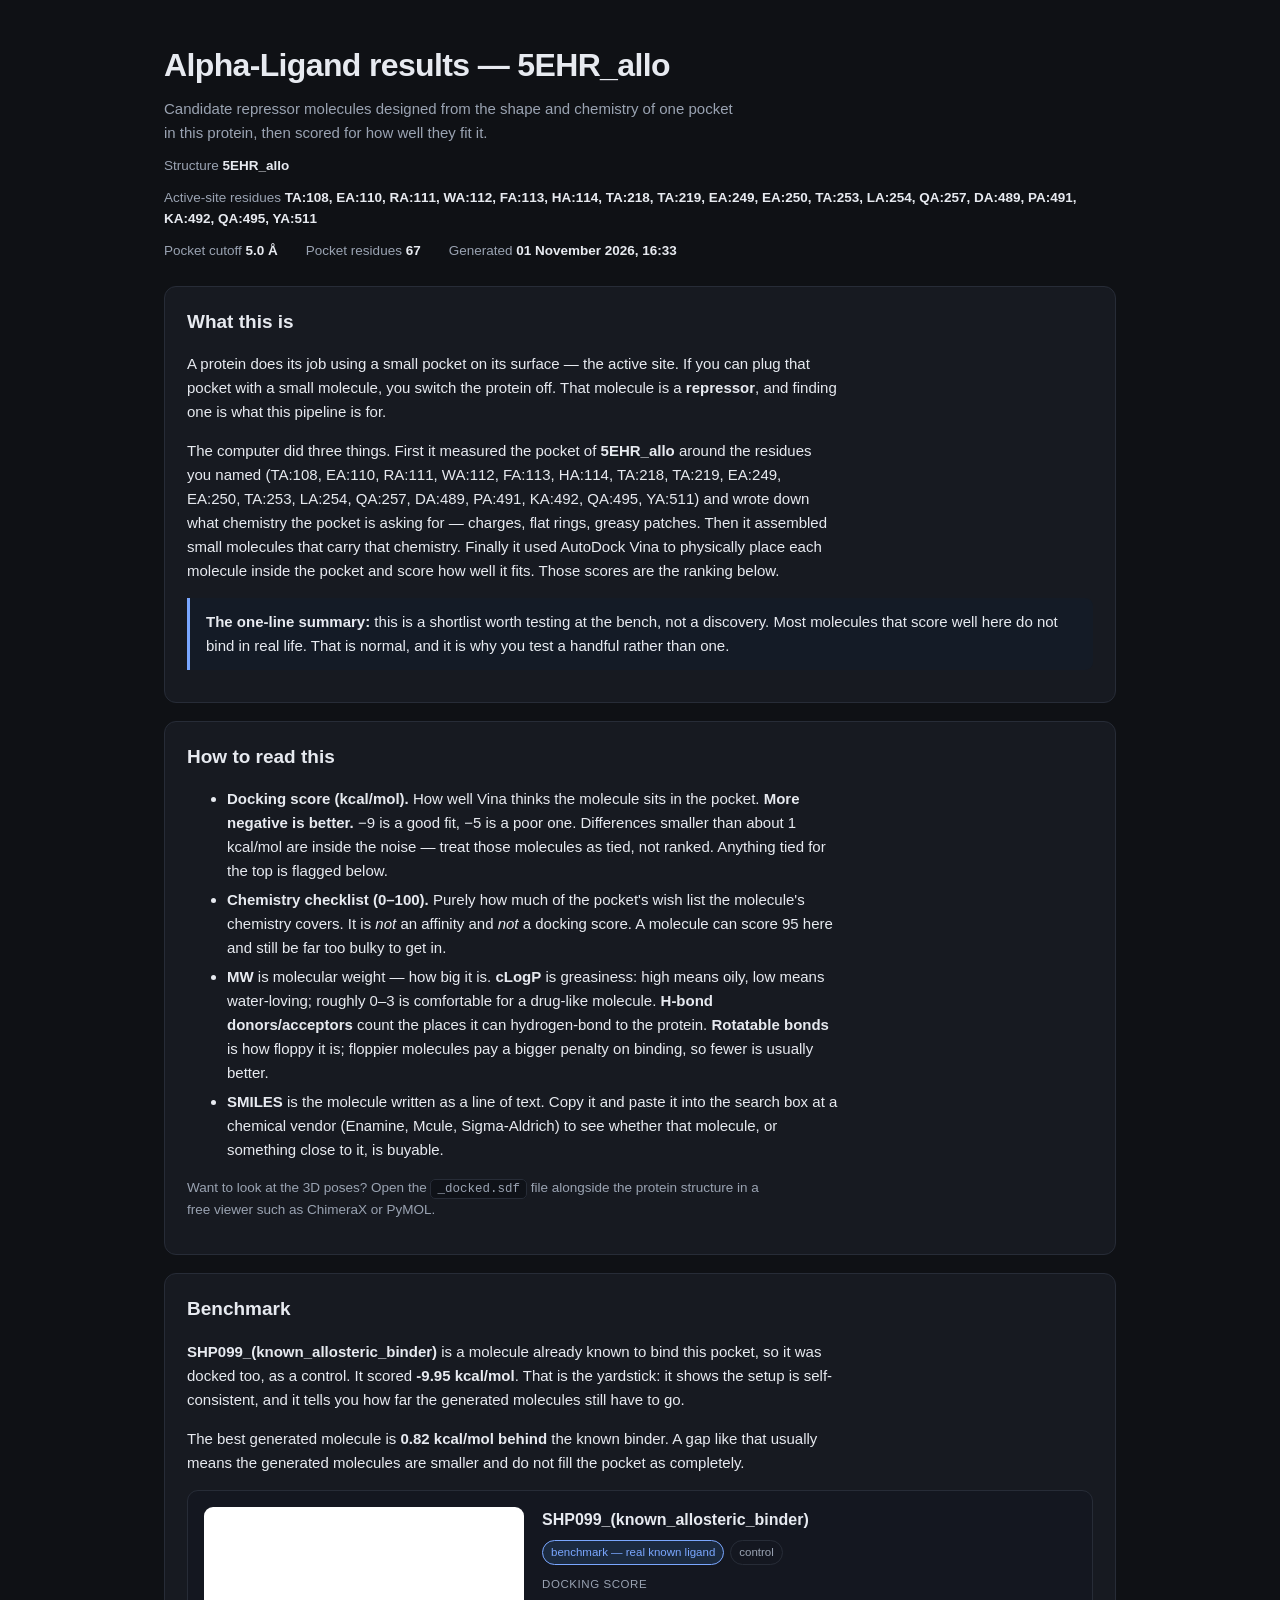
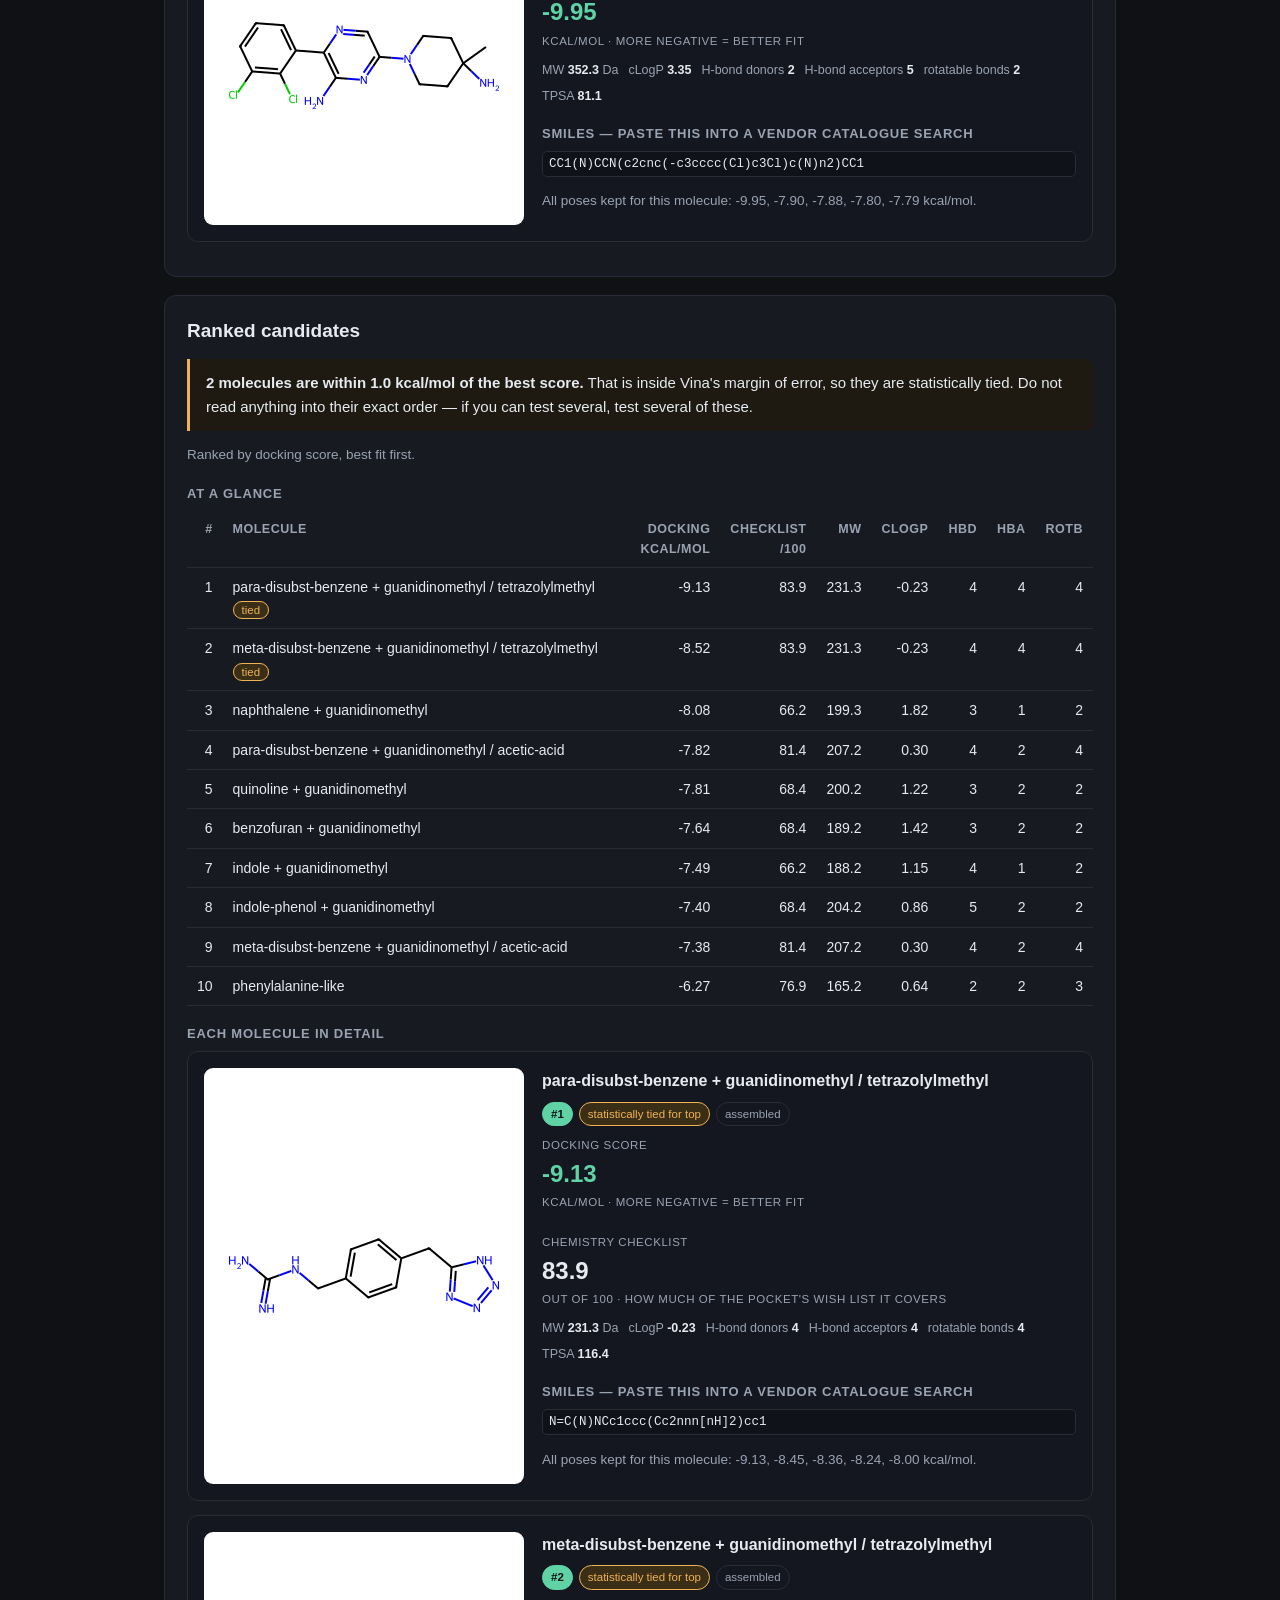
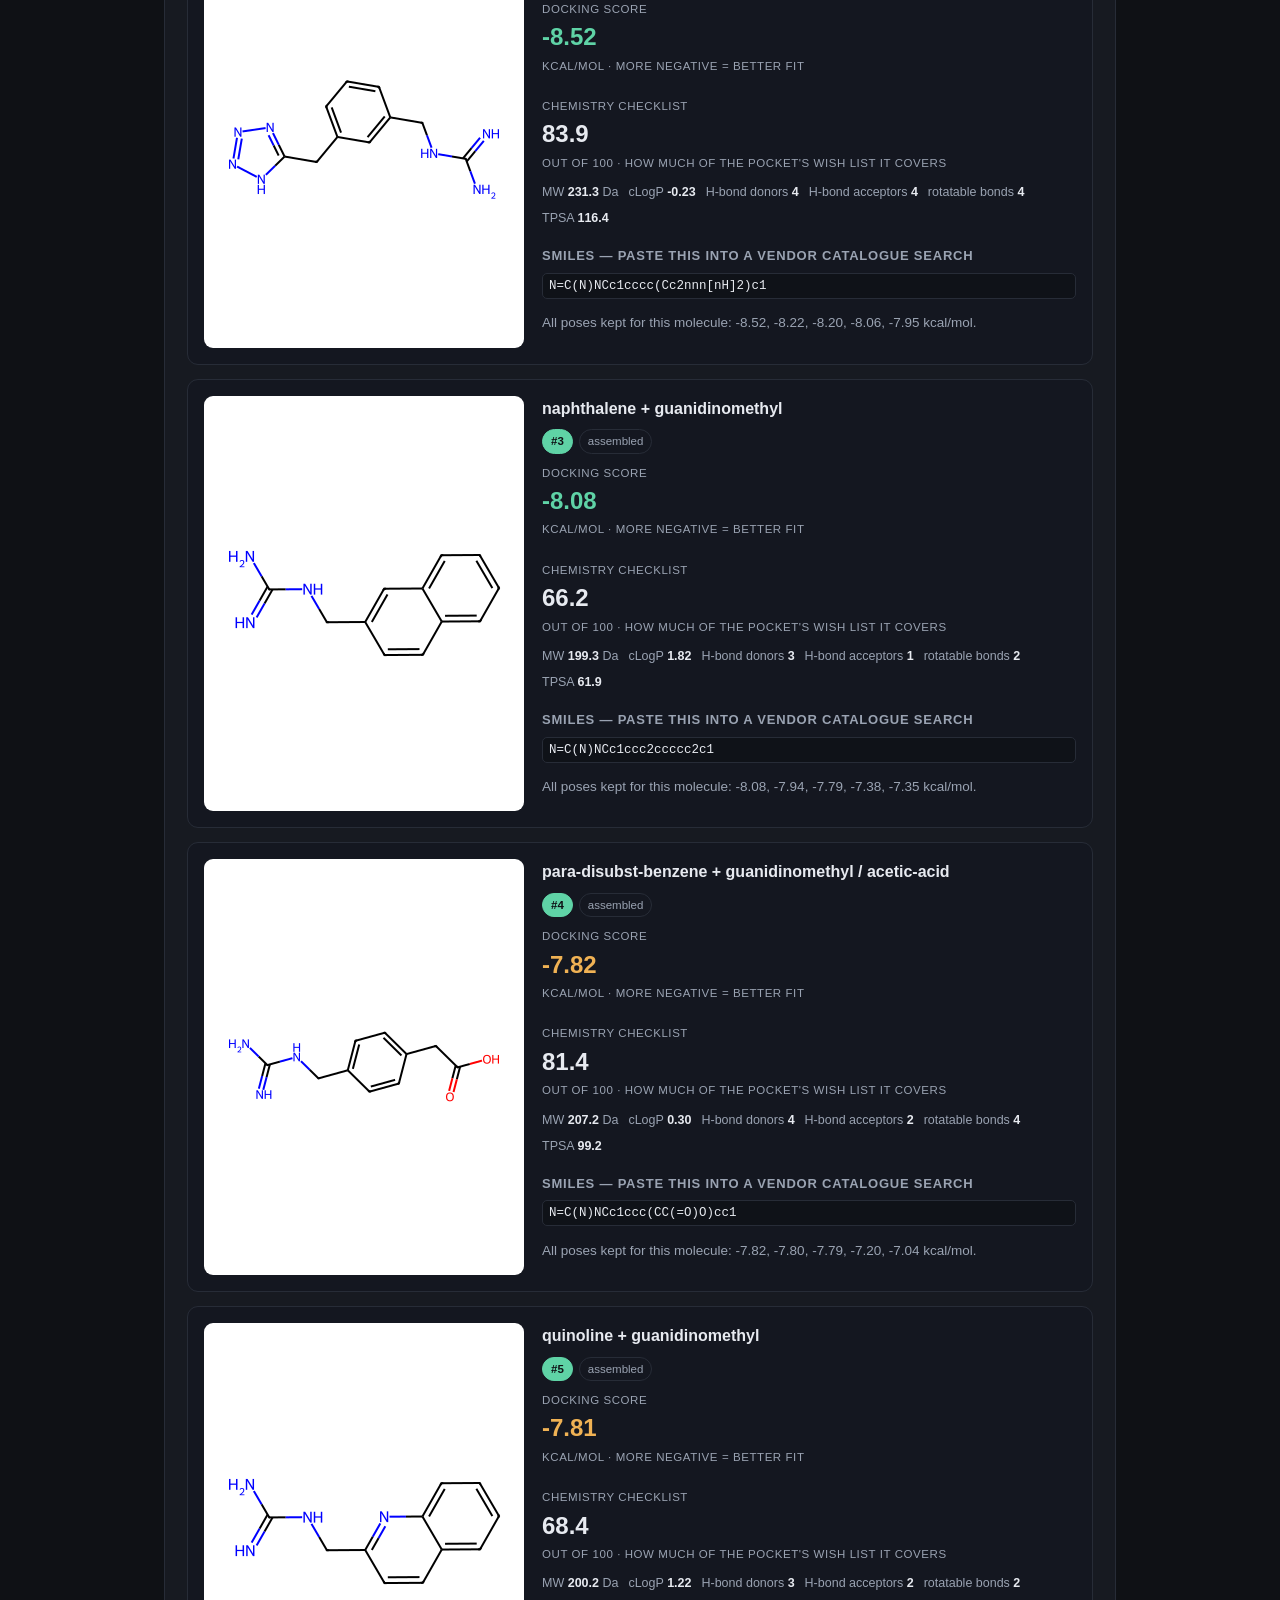
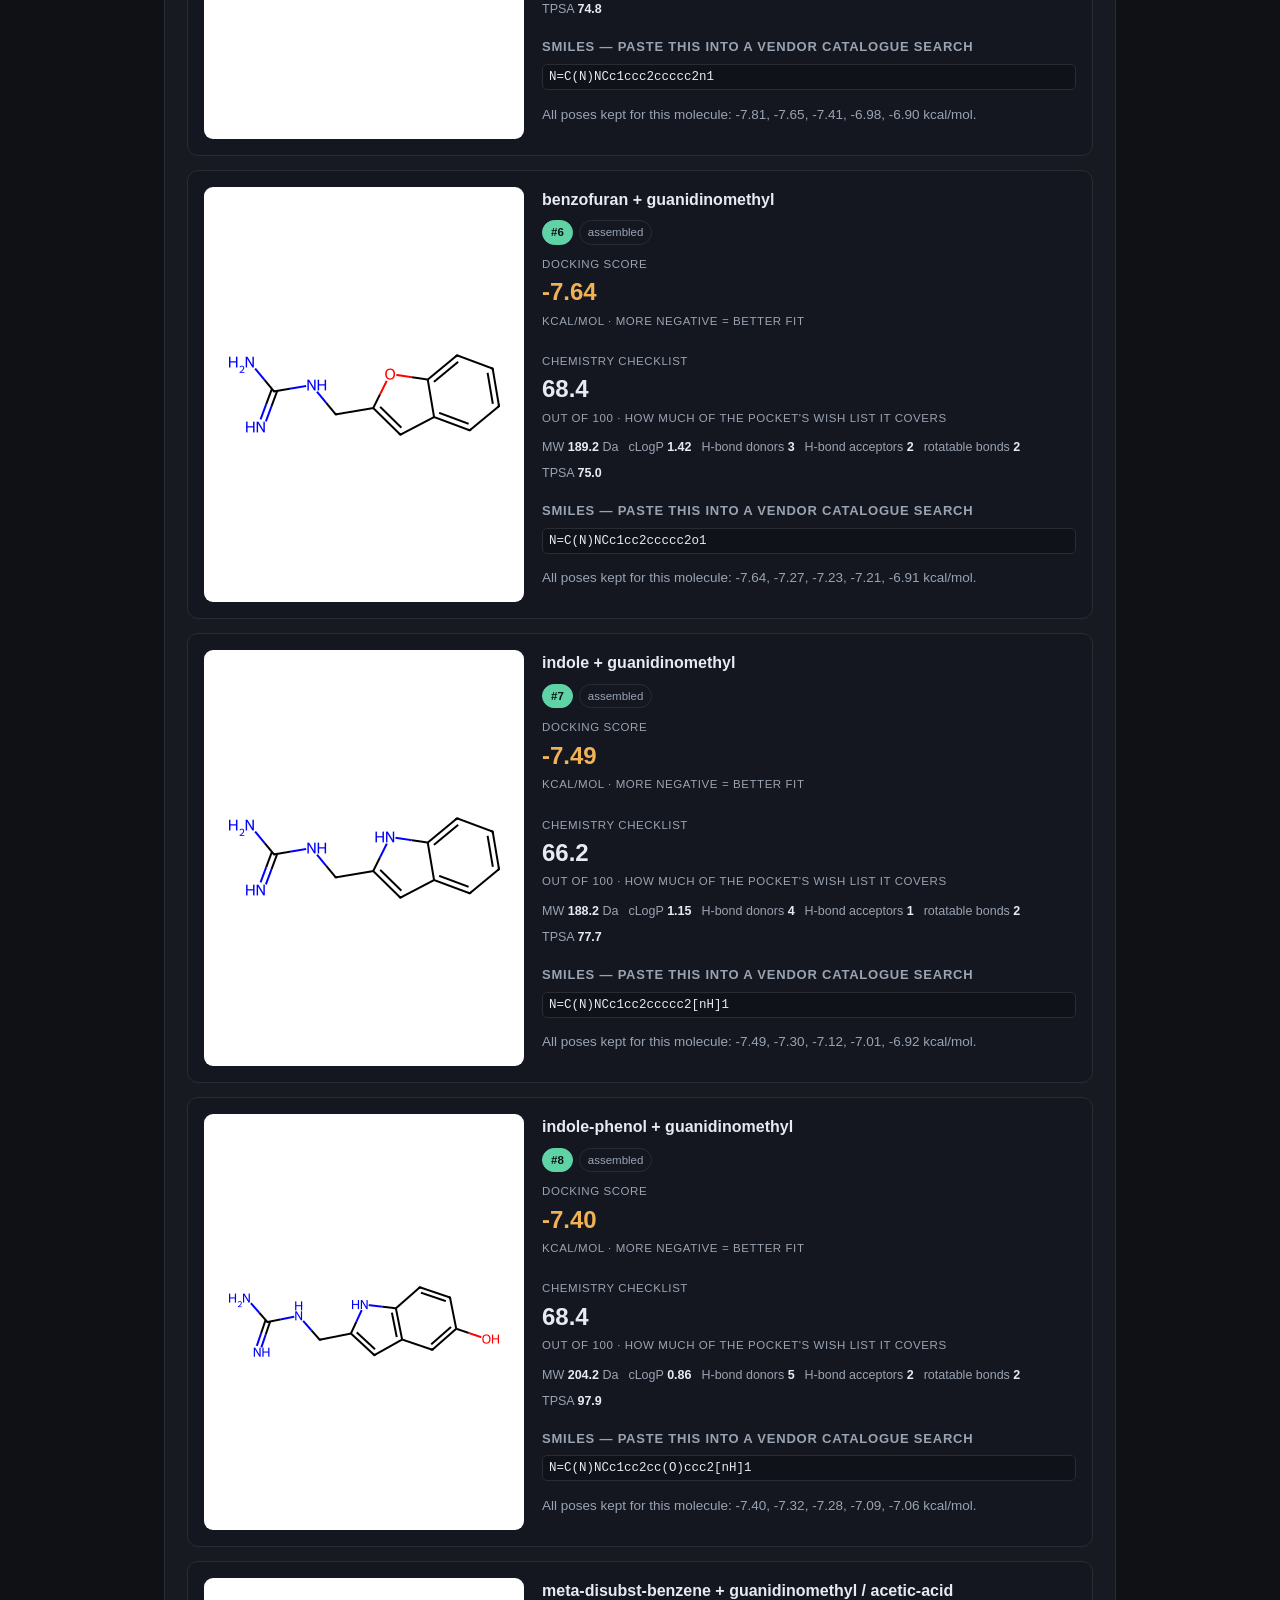
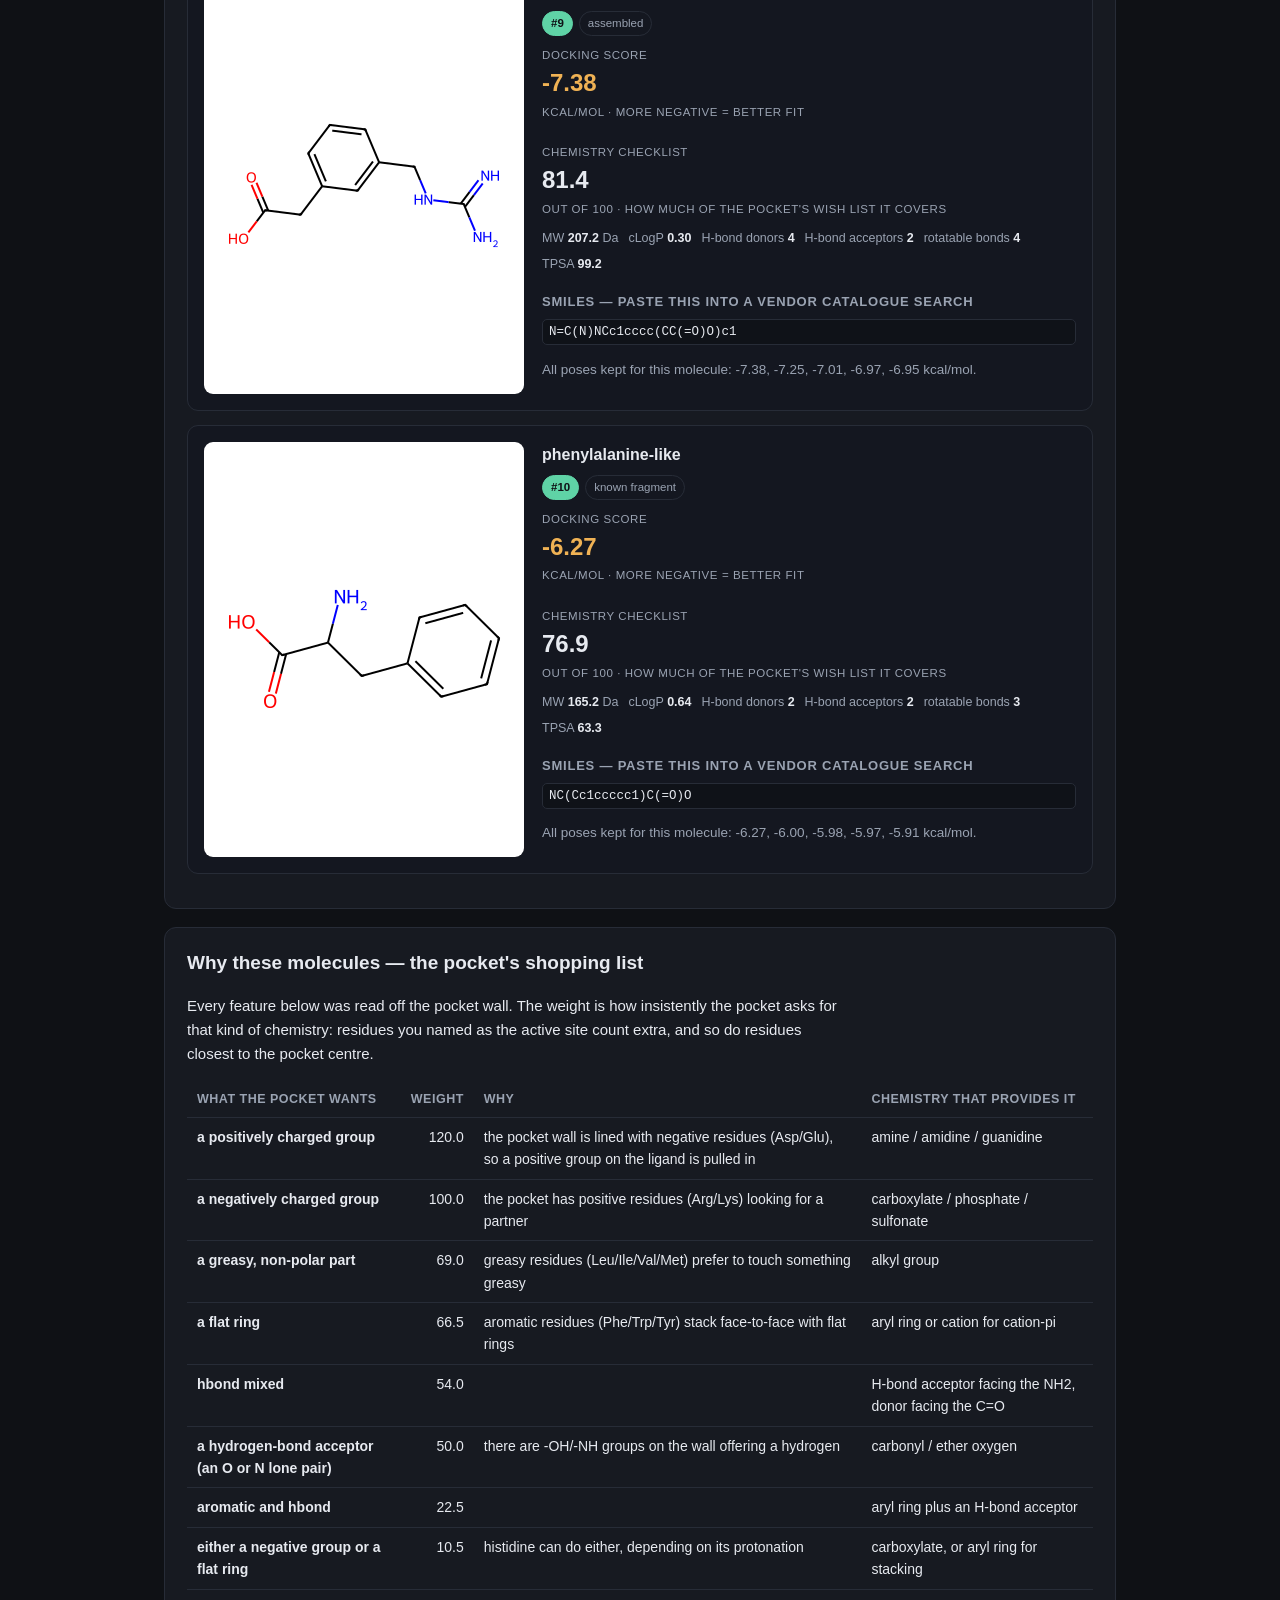
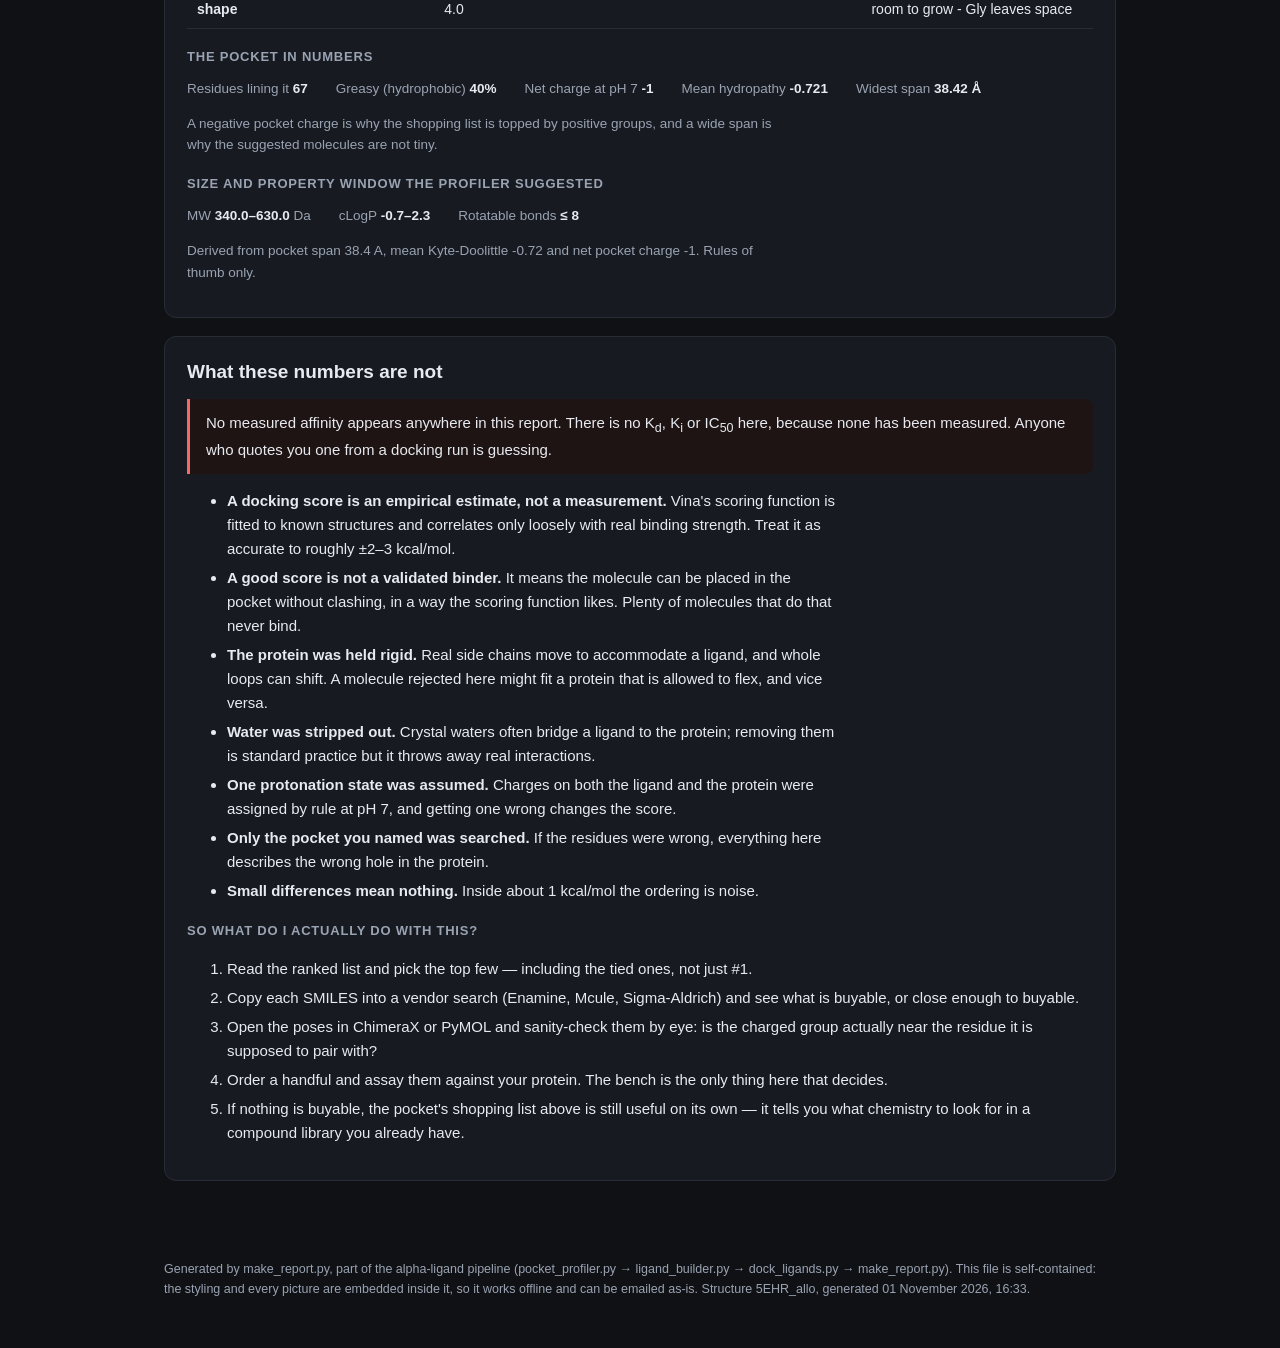
<file: output/5EHR_allo_results.html>
<!DOCTYPE html>
<html lang='en'><head><meta charset='utf-8'>
<meta name='viewport' content='width=device-width,initial-scale=1'>
<title>Alpha-Ligand results — 5EHR_allo</title>
<style>
:root{
  --bg:#0f1115; --card:#171a21; --line:#272c37; --ink:#e7eaf0; --dim:#9aa3b2;
  --accent:#5fd3a6; --accent2:#7aa7ff; --warn:#f0b254; --bad:#ef6a6a;
}
*{box-sizing:border-box}
body{margin:0;background:var(--bg);color:var(--ink);
  font:15px/1.6 -apple-system,BlinkMacSystemFont,"Segoe UI",Roboto,Helvetica,Arial,sans-serif;}
header{padding:40px 24px 4px;max-width:1000px;margin:0 auto}
h1{margin:0 0 6px;font-size:32px;letter-spacing:-.02em}
.tagline{margin:0;color:var(--dim);max-width:70ch}
main{max-width:1000px;margin:0 auto;padding:20px 24px 60px}
.card{background:var(--card);border:1px solid var(--line);border-radius:12px;
  padding:20px 22px;margin:0 0 18px}
h2{margin:0 0 12px;font-size:19px}
h3{margin:18px 0 6px;font-size:13px;text-transform:uppercase;letter-spacing:.06em;color:var(--dim)}
p{max-width:78ch}
code,.smiles{background:#0f1218;border:1px solid var(--line);border-radius:5px;
  padding:2px 6px;font-family:ui-monospace,SFMono-Regular,Consolas,monospace;font-size:12.5px;
  word-break:break-all}
.meta{display:flex;flex-wrap:wrap;gap:10px 28px;margin:10px 0 0;color:var(--dim);font-size:13.5px}
.meta b{color:var(--ink);font-weight:600}
table{border-collapse:collapse;width:100%;font-size:14px}
th,td{text-align:left;padding:8px 10px;border-bottom:1px solid var(--line);vertical-align:top}
th{color:var(--dim);font-weight:600;font-size:12.5px;text-transform:uppercase;letter-spacing:.04em}
td.num,th.num{text-align:right;font-variant-numeric:tabular-nums}
.hit{display:grid;grid-template-columns:320px 1fr;gap:18px;border:1px solid var(--line);
  border-radius:11px;padding:16px;margin:0 0 14px;background:#141720;break-inside:avoid}
.pic{background:#fff;border-radius:9px;padding:6px;display:flex;align-items:center;justify-content:center}
img.mol{max-width:100%;height:auto;display:block}
.molsvg{background:#fff;border-radius:9px}
.nopic{color:#888;font-size:13px;padding:40px 0;text-align:center}
.hitname{font-size:16px;font-weight:650;margin:0 0 2px}
.badges{display:flex;flex-wrap:wrap;gap:6px;margin:8px 0}
.badge{font-size:11.5px;padding:2px 8px;border-radius:999px;border:1px solid var(--line);color:var(--dim)}
.badge.rank{background:var(--accent);color:#0f1115;border-color:var(--accent);font-weight:700}
.badge.tie{background:#3a2f16;border-color:var(--warn);color:var(--warn)}
.badge.ctrl{background:#1b2a3f;border-color:var(--accent2);color:var(--accent2)}
.scorerow{display:flex;flex-wrap:wrap;gap:22px;margin:10px 0 4px}
.score .v{font-size:24px;font-weight:700;font-variant-numeric:tabular-nums}
.score .k{display:block;font-size:11.5px;color:var(--dim);text-transform:uppercase;letter-spacing:.05em}
.good{color:var(--accent)} .mid{color:var(--warn)}
.props{display:flex;flex-wrap:wrap;gap:6px 10px;margin:10px 0;font-size:12.5px;color:var(--dim)}
.props span b{color:var(--ink)}
.note{color:var(--dim);font-size:13.5px}
.callout{border-left:3px solid var(--accent2);background:#141b26;padding:12px 16px;border-radius:0 8px 8px 0;margin:12px 0}
.callout.warn{border-left-color:var(--warn);background:#1e1a12}
.callout.bad{border-left-color:var(--bad);background:#1f1414}
ul{max-width:78ch} li{margin:5px 0}
footer{max-width:1000px;margin:0 auto;padding:0 24px 50px;color:var(--dim);font-size:12.5px}
@media print{
  :root{--bg:#fff;--card:#fff;--line:#c8ccd4;--ink:#111;--dim:#555;
        --accent:#0a7a55;--accent2:#1a4ea8;--warn:#8a5a00;--bad:#9a2020}
  body{background:#fff;color:#111;font-size:11pt}
  .card,.hit{background:#fff;border:1px solid #c8ccd4;box-shadow:none}
  .hit{break-inside:avoid;page-break-inside:avoid}
  .badge.rank{background:#eee;color:#111;border-color:#999}
  .callout{background:#f6f7f9}
  header{padding-top:10px}
}
</style></head><body>
<header><h1>Alpha-Ligand results — 5EHR_allo</h1>
<p class='tagline'>Candidate repressor molecules designed from the shape and chemistry of one pocket in this protein, then scored for how well they fit it.</p>
<div class='meta'><span>Structure <b>5EHR_allo</b></span><span>Active-site residues <b>TA:108, EA:110, RA:111, WA:112, FA:113, HA:114, TA:218, TA:219, EA:249, EA:250, TA:253, LA:254, QA:257, DA:489, PA:491, KA:492, QA:495, YA:511</b></span><span>Pocket cutoff <b>5.0 &Aring;</b></span><span>Pocket residues <b>67</b></span><span>Generated <b>01 November 2026, 16:33</b></span></div></header><main>
<div class='card'><h2>What this is</h2>
<p>A protein does its job using a small pocket on its surface — the active site. If you can plug that pocket with a small molecule, you switch the protein off. That molecule is a <b>repressor</b>, and finding one is what this pipeline is for.</p>
<p>The computer did three things. First it measured the pocket of <b>5EHR_allo</b> around the residues you named (TA:108, EA:110, RA:111, WA:112, FA:113, HA:114, TA:218, TA:219, EA:249, EA:250, TA:253, LA:254, QA:257, DA:489, PA:491, KA:492, QA:495, YA:511) and wrote down what chemistry the pocket is asking for — charges, flat rings, greasy patches. Then it assembled small molecules that carry that chemistry. 
Finally it used AutoDock Vina to physically place each molecule inside the pocket and score how well it fits. Those scores are the ranking below.</p>
<div class='callout'><b>The one-line summary:</b> this is a shortlist worth testing at the bench, not a discovery. Most molecules that score well here do not bind in real life. That is normal, and it is why you test a handful rather than one.</div>
</div>
<div class='card'><h2>How to read this</h2><ul>
<li><b>Docking score (kcal/mol).</b> How well Vina thinks the molecule sits in the pocket. <b>More negative is better.</b> &minus;9 is a good fit, &minus;5 is a poor one. Differences smaller than about 1 kcal/mol are inside the noise — treat those molecules as tied, not ranked. Anything tied for the top is flagged below.</li>
<li><b>Chemistry checklist (0–100).</b> Purely how much of the pocket's wish list the molecule's chemistry covers. It is <i>not</i> an affinity and <i>not</i> a docking score. A molecule can score 95 here and still be far too bulky to get in.</li>
<li><b>MW</b> is molecular weight — how big it is. <b>cLogP</b> is greasiness: high means oily, low means water-loving; roughly 0–3 is comfortable for a drug-like molecule. <b>H-bond donors/acceptors</b> count the places it can hydrogen-bond to the protein. <b>Rotatable bonds</b> is how floppy it is; floppier molecules pay a bigger penalty on binding, so fewer is usually better.</li>
<li><b>SMILES</b> is the molecule written as a line of text. Copy it and paste it into the search box at a chemical vendor (Enamine, Mcule, Sigma-Aldrich) to see whether that molecule, or something close to it, is buyable.</li>
</ul>
<p class='note'>Want to look at the 3D poses? Open the <code>_docked.sdf</code> file alongside the protein structure in a free viewer such as ChimeraX or PyMOL.</p></div>
<div class='card'><h2>Benchmark</h2>
<p><b>SHP099_(known_allosteric_binder)</b> is a molecule already known to bind this pocket, so it was docked too, as a control. It scored <b>-9.95 kcal/mol</b>. That is the yardstick: it shows the setup is self-consistent, and it tells you how far the generated molecules still have to go.</p>
<p>The best generated molecule is <b>0.82 kcal/mol behind</b> the known binder. A gap like that usually means the generated molecules are smaller and do not fill the pocket as completely.</p>

<div class="hit">
  <div class="pic"><img class="mol" alt="structure" src="[data-uri]"></div>
  <div>
    <p class="hitname">SHP099_(known_allosteric_binder)</p>
    <div class="badges"><span class="badge ctrl">benchmark — real known ligand</span><span class="badge">control</span></div>
    <div class="scorerow"><div class="score"><span class="k">docking score</span><span class="v good">-9.95</span><span class="k">kcal/mol &middot; more negative = better fit</span></div></div>
    <div class="props">
      <span>MW <b>352.3</b> Da</span><span>cLogP <b>3.35</b></span>
      <span>H-bond donors <b>2</b></span><span>H-bond acceptors <b>5</b></span>
      <span>rotatable bonds <b>2</b></span><span>TPSA <b>81.1</b></span>
    </div>
    <h3>SMILES — paste this into a vendor catalogue search</h3>
    <div class="smiles">CC1(N)CCN(c2cnc(-c3cccc(Cl)c3Cl)c(N)n2)CC1</div>
    <p class="note">All poses kept for this molecule: -9.95, -7.90, -7.88, -7.80, -7.79 kcal/mol.</p>
  </div>
</div>
</div>
<div class='card'><h2>Ranked candidates</h2>
<div class='callout warn'><b>2 molecules are within 1.0 kcal/mol of the best score.</b> That is inside Vina's margin of error, so they are statistically tied. Do not read anything into their exact order — if you can test several, test several of these.</div>
<p class='note'>Ranked by docking score, best fit first.</p>
<h3>At a glance</h3><table><thead><tr><th class='num'>#</th><th>Molecule</th>
<th class='num'>Docking<br>kcal/mol</th>
<th class='num'>Checklist<br>/100</th><th class='num'>MW</th><th class='num'>cLogP</th><th class='num'>HBD</th><th class='num'>HBA</th><th class='num'>RotB</th></tr></thead><tbody>
<tr><td class='num'>1</td><td>para-disubst-benzene + guanidinomethyl / tetrazolylmethyl <span class='badge tie'>tied</span></td>
<td class='num'>-9.13</td>
<td class='num'>83.9</td><td class='num'>231.3</td><td class='num'>-0.23</td><td class='num'>4</td><td class='num'>4</td><td class='num'>4</td></tr>
<tr><td class='num'>2</td><td>meta-disubst-benzene + guanidinomethyl / tetrazolylmethyl <span class='badge tie'>tied</span></td>
<td class='num'>-8.52</td>
<td class='num'>83.9</td><td class='num'>231.3</td><td class='num'>-0.23</td><td class='num'>4</td><td class='num'>4</td><td class='num'>4</td></tr>
<tr><td class='num'>3</td><td>naphthalene + guanidinomethyl</td>
<td class='num'>-8.08</td>
<td class='num'>66.2</td><td class='num'>199.3</td><td class='num'>1.82</td><td class='num'>3</td><td class='num'>1</td><td class='num'>2</td></tr>
<tr><td class='num'>4</td><td>para-disubst-benzene + guanidinomethyl / acetic-acid</td>
<td class='num'>-7.82</td>
<td class='num'>81.4</td><td class='num'>207.2</td><td class='num'>0.30</td><td class='num'>4</td><td class='num'>2</td><td class='num'>4</td></tr>
<tr><td class='num'>5</td><td>quinoline + guanidinomethyl</td>
<td class='num'>-7.81</td>
<td class='num'>68.4</td><td class='num'>200.2</td><td class='num'>1.22</td><td class='num'>3</td><td class='num'>2</td><td class='num'>2</td></tr>
<tr><td class='num'>6</td><td>benzofuran + guanidinomethyl</td>
<td class='num'>-7.64</td>
<td class='num'>68.4</td><td class='num'>189.2</td><td class='num'>1.42</td><td class='num'>3</td><td class='num'>2</td><td class='num'>2</td></tr>
<tr><td class='num'>7</td><td>indole + guanidinomethyl</td>
<td class='num'>-7.49</td>
<td class='num'>66.2</td><td class='num'>188.2</td><td class='num'>1.15</td><td class='num'>4</td><td class='num'>1</td><td class='num'>2</td></tr>
<tr><td class='num'>8</td><td>indole-phenol + guanidinomethyl</td>
<td class='num'>-7.40</td>
<td class='num'>68.4</td><td class='num'>204.2</td><td class='num'>0.86</td><td class='num'>5</td><td class='num'>2</td><td class='num'>2</td></tr>
<tr><td class='num'>9</td><td>meta-disubst-benzene + guanidinomethyl / acetic-acid</td>
<td class='num'>-7.38</td>
<td class='num'>81.4</td><td class='num'>207.2</td><td class='num'>0.30</td><td class='num'>4</td><td class='num'>2</td><td class='num'>4</td></tr>
<tr><td class='num'>10</td><td>phenylalanine-like</td>
<td class='num'>-6.27</td>
<td class='num'>76.9</td><td class='num'>165.2</td><td class='num'>0.64</td><td class='num'>2</td><td class='num'>2</td><td class='num'>3</td></tr>
</tbody></table>
<h3>Each molecule in detail</h3>

<div class="hit">
  <div class="pic"><img class="mol" alt="structure" src="[data-uri]"></div>
  <div>
    <p class="hitname">para-disubst-benzene + guanidinomethyl / tetrazolylmethyl</p>
    <div class="badges"><span class="badge rank">#1</span><span class="badge tie">statistically tied for top</span><span class="badge">assembled</span></div>
    <div class="scorerow"><div class="score"><span class="k">docking score</span><span class="v good">-9.13</span><span class="k">kcal/mol &middot; more negative = better fit</span></div><div class="score"><span class="k">chemistry checklist</span><span class="v">83.9</span><span class="k">out of 100 &middot; how much of the pocket's wish list it covers</span></div></div>
    <div class="props">
      <span>MW <b>231.3</b> Da</span><span>cLogP <b>-0.23</b></span>
      <span>H-bond donors <b>4</b></span><span>H-bond acceptors <b>4</b></span>
      <span>rotatable bonds <b>4</b></span><span>TPSA <b>116.4</b></span>
    </div>
    <h3>SMILES — paste this into a vendor catalogue search</h3>
    <div class="smiles">N=C(N)NCc1ccc(Cc2nnn[nH]2)cc1</div>
    <p class="note">All poses kept for this molecule: -9.13, -8.45, -8.36, -8.24, -8.00 kcal/mol.</p>
  </div>
</div>

<div class="hit">
  <div class="pic"><img class="mol" alt="structure" src="[data-uri]"></div>
  <div>
    <p class="hitname">meta-disubst-benzene + guanidinomethyl / tetrazolylmethyl</p>
    <div class="badges"><span class="badge rank">#2</span><span class="badge tie">statistically tied for top</span><span class="badge">assembled</span></div>
    <div class="scorerow"><div class="score"><span class="k">docking score</span><span class="v good">-8.52</span><span class="k">kcal/mol &middot; more negative = better fit</span></div><div class="score"><span class="k">chemistry checklist</span><span class="v">83.9</span><span class="k">out of 100 &middot; how much of the pocket's wish list it covers</span></div></div>
    <div class="props">
      <span>MW <b>231.3</b> Da</span><span>cLogP <b>-0.23</b></span>
      <span>H-bond donors <b>4</b></span><span>H-bond acceptors <b>4</b></span>
      <span>rotatable bonds <b>4</b></span><span>TPSA <b>116.4</b></span>
    </div>
    <h3>SMILES — paste this into a vendor catalogue search</h3>
    <div class="smiles">N=C(N)NCc1cccc(Cc2nnn[nH]2)c1</div>
    <p class="note">All poses kept for this molecule: -8.52, -8.22, -8.20, -8.06, -7.95 kcal/mol.</p>
  </div>
</div>

<div class="hit">
  <div class="pic"><img class="mol" alt="structure" src="[data-uri]"></div>
  <div>
    <p class="hitname">naphthalene + guanidinomethyl</p>
    <div class="badges"><span class="badge rank">#3</span><span class="badge">assembled</span></div>
    <div class="scorerow"><div class="score"><span class="k">docking score</span><span class="v good">-8.08</span><span class="k">kcal/mol &middot; more negative = better fit</span></div><div class="score"><span class="k">chemistry checklist</span><span class="v">66.2</span><span class="k">out of 100 &middot; how much of the pocket's wish list it covers</span></div></div>
    <div class="props">
      <span>MW <b>199.3</b> Da</span><span>cLogP <b>1.82</b></span>
      <span>H-bond donors <b>3</b></span><span>H-bond acceptors <b>1</b></span>
      <span>rotatable bonds <b>2</b></span><span>TPSA <b>61.9</b></span>
    </div>
    <h3>SMILES — paste this into a vendor catalogue search</h3>
    <div class="smiles">N=C(N)NCc1ccc2ccccc2c1</div>
    <p class="note">All poses kept for this molecule: -8.08, -7.94, -7.79, -7.38, -7.35 kcal/mol.</p>
  </div>
</div>

<div class="hit">
  <div class="pic"><img class="mol" alt="structure" src="[data-uri]"></div>
  <div>
    <p class="hitname">para-disubst-benzene + guanidinomethyl / acetic-acid</p>
    <div class="badges"><span class="badge rank">#4</span><span class="badge">assembled</span></div>
    <div class="scorerow"><div class="score"><span class="k">docking score</span><span class="v mid">-7.82</span><span class="k">kcal/mol &middot; more negative = better fit</span></div><div class="score"><span class="k">chemistry checklist</span><span class="v">81.4</span><span class="k">out of 100 &middot; how much of the pocket's wish list it covers</span></div></div>
    <div class="props">
      <span>MW <b>207.2</b> Da</span><span>cLogP <b>0.30</b></span>
      <span>H-bond donors <b>4</b></span><span>H-bond acceptors <b>2</b></span>
      <span>rotatable bonds <b>4</b></span><span>TPSA <b>99.2</b></span>
    </div>
    <h3>SMILES — paste this into a vendor catalogue search</h3>
    <div class="smiles">N=C(N)NCc1ccc(CC(=O)O)cc1</div>
    <p class="note">All poses kept for this molecule: -7.82, -7.80, -7.79, -7.20, -7.04 kcal/mol.</p>
  </div>
</div>

<div class="hit">
  <div class="pic"><img class="mol" alt="structure" src="[data-uri]"></div>
  <div>
    <p class="hitname">quinoline + guanidinomethyl</p>
    <div class="badges"><span class="badge rank">#5</span><span class="badge">assembled</span></div>
    <div class="scorerow"><div class="score"><span class="k">docking score</span><span class="v mid">-7.81</span><span class="k">kcal/mol &middot; more negative = better fit</span></div><div class="score"><span class="k">chemistry checklist</span><span class="v">68.4</span><span class="k">out of 100 &middot; how much of the pocket's wish list it covers</span></div></div>
    <div class="props">
      <span>MW <b>200.2</b> Da</span><span>cLogP <b>1.22</b></span>
      <span>H-bond donors <b>3</b></span><span>H-bond acceptors <b>2</b></span>
      <span>rotatable bonds <b>2</b></span><span>TPSA <b>74.8</b></span>
    </div>
    <h3>SMILES — paste this into a vendor catalogue search</h3>
    <div class="smiles">N=C(N)NCc1ccc2ccccc2n1</div>
    <p class="note">All poses kept for this molecule: -7.81, -7.65, -7.41, -6.98, -6.90 kcal/mol.</p>
  </div>
</div>

<div class="hit">
  <div class="pic"><img class="mol" alt="structure" src="[data-uri]"></div>
  <div>
    <p class="hitname">benzofuran + guanidinomethyl</p>
    <div class="badges"><span class="badge rank">#6</span><span class="badge">assembled</span></div>
    <div class="scorerow"><div class="score"><span class="k">docking score</span><span class="v mid">-7.64</span><span class="k">kcal/mol &middot; more negative = better fit</span></div><div class="score"><span class="k">chemistry checklist</span><span class="v">68.4</span><span class="k">out of 100 &middot; how much of the pocket's wish list it covers</span></div></div>
    <div class="props">
      <span>MW <b>189.2</b> Da</span><span>cLogP <b>1.42</b></span>
      <span>H-bond donors <b>3</b></span><span>H-bond acceptors <b>2</b></span>
      <span>rotatable bonds <b>2</b></span><span>TPSA <b>75.0</b></span>
    </div>
    <h3>SMILES — paste this into a vendor catalogue search</h3>
    <div class="smiles">N=C(N)NCc1cc2ccccc2o1</div>
    <p class="note">All poses kept for this molecule: -7.64, -7.27, -7.23, -7.21, -6.91 kcal/mol.</p>
  </div>
</div>

<div class="hit">
  <div class="pic"><img class="mol" alt="structure" src="[data-uri]"></div>
  <div>
    <p class="hitname">indole + guanidinomethyl</p>
    <div class="badges"><span class="badge rank">#7</span><span class="badge">assembled</span></div>
    <div class="scorerow"><div class="score"><span class="k">docking score</span><span class="v mid">-7.49</span><span class="k">kcal/mol &middot; more negative = better fit</span></div><div class="score"><span class="k">chemistry checklist</span><span class="v">66.2</span><span class="k">out of 100 &middot; how much of the pocket's wish list it covers</span></div></div>
    <div class="props">
      <span>MW <b>188.2</b> Da</span><span>cLogP <b>1.15</b></span>
      <span>H-bond donors <b>4</b></span><span>H-bond acceptors <b>1</b></span>
      <span>rotatable bonds <b>2</b></span><span>TPSA <b>77.7</b></span>
    </div>
    <h3>SMILES — paste this into a vendor catalogue search</h3>
    <div class="smiles">N=C(N)NCc1cc2ccccc2[nH]1</div>
    <p class="note">All poses kept for this molecule: -7.49, -7.30, -7.12, -7.01, -6.92 kcal/mol.</p>
  </div>
</div>

<div class="hit">
  <div class="pic"><img class="mol" alt="structure" src="[data-uri]"></div>
  <div>
    <p class="hitname">indole-phenol + guanidinomethyl</p>
    <div class="badges"><span class="badge rank">#8</span><span class="badge">assembled</span></div>
    <div class="scorerow"><div class="score"><span class="k">docking score</span><span class="v mid">-7.40</span><span class="k">kcal/mol &middot; more negative = better fit</span></div><div class="score"><span class="k">chemistry checklist</span><span class="v">68.4</span><span class="k">out of 100 &middot; how much of the pocket's wish list it covers</span></div></div>
    <div class="props">
      <span>MW <b>204.2</b> Da</span><span>cLogP <b>0.86</b></span>
      <span>H-bond donors <b>5</b></span><span>H-bond acceptors <b>2</b></span>
      <span>rotatable bonds <b>2</b></span><span>TPSA <b>97.9</b></span>
    </div>
    <h3>SMILES — paste this into a vendor catalogue search</h3>
    <div class="smiles">N=C(N)NCc1cc2cc(O)ccc2[nH]1</div>
    <p class="note">All poses kept for this molecule: -7.40, -7.32, -7.28, -7.09, -7.06 kcal/mol.</p>
  </div>
</div>

<div class="hit">
  <div class="pic"><img class="mol" alt="structure" src="[data-uri]"></div>
  <div>
    <p class="hitname">meta-disubst-benzene + guanidinomethyl / acetic-acid</p>
    <div class="badges"><span class="badge rank">#9</span><span class="badge">assembled</span></div>
    <div class="scorerow"><div class="score"><span class="k">docking score</span><span class="v mid">-7.38</span><span class="k">kcal/mol &middot; more negative = better fit</span></div><div class="score"><span class="k">chemistry checklist</span><span class="v">81.4</span><span class="k">out of 100 &middot; how much of the pocket's wish list it covers</span></div></div>
    <div class="props">
      <span>MW <b>207.2</b> Da</span><span>cLogP <b>0.30</b></span>
      <span>H-bond donors <b>4</b></span><span>H-bond acceptors <b>2</b></span>
      <span>rotatable bonds <b>4</b></span><span>TPSA <b>99.2</b></span>
    </div>
    <h3>SMILES — paste this into a vendor catalogue search</h3>
    <div class="smiles">N=C(N)NCc1cccc(CC(=O)O)c1</div>
    <p class="note">All poses kept for this molecule: -7.38, -7.25, -7.01, -6.97, -6.95 kcal/mol.</p>
  </div>
</div>

<div class="hit">
  <div class="pic"><img class="mol" alt="structure" src="[data-uri]"></div>
  <div>
    <p class="hitname">phenylalanine-like</p>
    <div class="badges"><span class="badge rank">#10</span><span class="badge">known fragment</span></div>
    <div class="scorerow"><div class="score"><span class="k">docking score</span><span class="v mid">-6.27</span><span class="k">kcal/mol &middot; more negative = better fit</span></div><div class="score"><span class="k">chemistry checklist</span><span class="v">76.9</span><span class="k">out of 100 &middot; how much of the pocket's wish list it covers</span></div></div>
    <div class="props">
      <span>MW <b>165.2</b> Da</span><span>cLogP <b>0.64</b></span>
      <span>H-bond donors <b>2</b></span><span>H-bond acceptors <b>2</b></span>
      <span>rotatable bonds <b>3</b></span><span>TPSA <b>63.3</b></span>
    </div>
    <h3>SMILES — paste this into a vendor catalogue search</h3>
    <div class="smiles">NC(Cc1ccccc1)C(=O)O</div>
    <p class="note">All poses kept for this molecule: -6.27, -6.00, -5.98, -5.97, -5.91 kcal/mol.</p>
  </div>
</div>
</div>
<div class='card'><h2>Why these molecules — the pocket's shopping list</h2>
<p>Every feature below was read off the pocket wall. The weight is how insistently the pocket asks for that kind of chemistry: residues you named as the active site count extra, and so do residues closest to the pocket centre.</p>
<table><thead><tr><th>What the pocket wants</th><th class='num'>Weight</th><th>Why</th><th>Chemistry that provides it</th></tr></thead><tbody>
<tr><td><b>a positively charged group</b></td><td class='num'>120.0</td><td>the pocket wall is lined with negative residues (Asp/Glu), so a positive group on the ligand is pulled in</td><td>amine / amidine / guanidine</td></tr>
<tr><td><b>a negatively charged group</b></td><td class='num'>100.0</td><td>the pocket has positive residues (Arg/Lys) looking for a partner</td><td>carboxylate / phosphate / sulfonate</td></tr>
<tr><td><b>a greasy, non-polar part</b></td><td class='num'>69.0</td><td>greasy residues (Leu/Ile/Val/Met) prefer to touch something greasy</td><td>alkyl group</td></tr>
<tr><td><b>a flat ring</b></td><td class='num'>66.5</td><td>aromatic residues (Phe/Trp/Tyr) stack face-to-face with flat rings</td><td>aryl ring or cation for cation-pi</td></tr>
<tr><td><b>hbond mixed</b></td><td class='num'>54.0</td><td></td><td>H-bond acceptor facing the NH2, donor facing the C=O</td></tr>
<tr><td><b>a hydrogen-bond acceptor (an O or N lone pair)</b></td><td class='num'>50.0</td><td>there are -OH/-NH groups on the wall offering a hydrogen</td><td>carbonyl / ether oxygen</td></tr>
<tr><td><b>aromatic and hbond</b></td><td class='num'>22.5</td><td></td><td>aryl ring plus an H-bond acceptor</td></tr>
<tr><td><b>either a negative group or a flat ring</b></td><td class='num'>10.5</td><td>histidine can do either, depending on its protonation</td><td>carboxylate, or aryl ring for stacking</td></tr>
<tr><td><b>shape</b></td><td class='num'>4.0</td><td></td><td>room to grow - Gly leaves space</td></tr>
</tbody></table>
<h3>The pocket in numbers</h3><div class='meta'><span>Residues lining it <b>67</b></span><span>Greasy (hydrophobic) <b>40%</b></span><span>Net charge at pH 7 <b>-1</b></span><span>Mean hydropathy <b>-0.721</b></span><span>Widest span <b>38.42 &Aring;</b></span></div>
<p class='note'>A negative pocket charge is why the shopping list is topped by positive groups, and a wide span is why the suggested molecules are not tiny.</p>
<h3>Size and property window the profiler suggested</h3><div class='meta'>
<span>MW <b>340.0–630.0</b> Da</span><span>cLogP <b>-0.7–2.3</b></span><span>Rotatable bonds <b>&le; 8</b></span>
</div>
<p class='note'>Derived from pocket span 38.4 A, mean Kyte-Doolittle -0.72 and net pocket charge -1. Rules of thumb only.</p>
</div>
<div class='card'><h2>What these numbers are not</h2>
<div class='callout bad'>No measured affinity appears anywhere in this report. There is no K<sub>d</sub>, K<sub>i</sub> or IC<sub>50</sub> here, because none has been measured. Anyone who quotes you one from a docking run is guessing.</div><ul>
<li><b>A docking score is an empirical estimate, not a measurement.</b> Vina's scoring function is fitted to known structures and correlates only loosely with real binding strength. Treat it as accurate to roughly &plusmn;2–3 kcal/mol.</li>
<li><b>A good score is not a validated binder.</b> It means the molecule can be placed in the pocket without clashing, in a way the scoring function likes. Plenty of molecules that do that never bind.</li>
<li><b>The protein was held rigid.</b> Real side chains move to accommodate a ligand, and whole loops can shift. A molecule rejected here might fit a protein that is allowed to flex, and vice versa.</li>
<li><b>Water was stripped out.</b> Crystal waters often bridge a ligand to the protein; removing them is standard practice but it throws away real interactions.</li>
<li><b>One protonation state was assumed.</b> Charges on both the ligand and the protein were assigned by rule at pH 7, and getting one wrong changes the score.</li>
<li><b>Only the pocket you named was searched.</b> If the residues were wrong, everything here describes the wrong hole in the protein.</li>
<li><b>Small differences mean nothing.</b> Inside about 1 kcal/mol the ordering is noise.</li>
</ul>
<h3>So what do I actually do with this?</h3><ol>
<li>Read the ranked list and pick the top few — including the tied ones, not just #1.</li>
<li>Copy each SMILES into a vendor search (Enamine, Mcule, Sigma-Aldrich) and see what is buyable, or close enough to buyable.</li>
<li>Open the poses in ChimeraX or PyMOL and sanity-check them by eye: is the charged group actually near the residue it is supposed to pair with?</li>
<li>Order a handful and assay them against your protein. The bench is the only thing here that decides.</li>
<li>If nothing is buyable, the pocket's shopping list above is still useful on its own — it tells you what chemistry to look for in a compound library you already have.</li>
</ol></div>
</main><footer>Generated by make_report.py, part of the alpha-ligand pipeline (pocket_profiler.py &rarr; ligand_builder.py &rarr; dock_ligands.py &rarr; make_report.py). This file is self-contained: the styling and every picture are embedded inside it, so it works offline and can be emailed as-is. Structure 5EHR_allo, generated 01 November 2026, 16:33.</footer></body></html>
</file>
<file: docs/style.css>
/* Alpha-Ligand - plain CSS, no frameworks. */
:root{
  --bg:#0f1115; --card:#171a21; --line:#272c37; --ink:#e7eaf0; --dim:#9aa3b2;
  --accent:#5fd3a6; --accent2:#7aa7ff; --warn:#f0b254; --bad:#ef6a6a;
}
*{box-sizing:border-box}
body{
  margin:0; background:var(--bg); color:var(--ink);
  font:15px/1.55 -apple-system,BlinkMacSystemFont,"Segoe UI",Roboto,Helvetica,Arial,sans-serif;
}
header{padding:48px 24px 8px; max-width:980px; margin:0 auto}
h1{margin:0 0 8px; font-size:34px; letter-spacing:-.02em}
.tagline{margin:0; color:var(--dim); max-width:62ch}
main{max-width:980px; margin:0 auto; padding:24px}
.card{
  background:var(--card); border:1px solid var(--line); border-radius:12px;
  padding:20px 22px; margin:0 0 18px;
}
h2{margin:0 0 14px; font-size:18px; display:flex; align-items:center; gap:10px}
h3{margin:22px 0 8px; font-size:14px; text-transform:uppercase; letter-spacing:.06em; color:var(--dim)}
.step{
  display:inline-flex; align-items:center; justify-content:center;
  width:24px; height:24px; border-radius:50%; background:var(--accent); color:#0f1115;
  font-size:13px; font-weight:700; flex:none;
}
.row{display:flex; align-items:center; gap:10px; flex-wrap:wrap; margin:10px 0}
.row label{min-width:110px; color:var(--dim); font-size:13px}
input[type=text],input[type=search],select{
  background:#0f1218; color:var(--ink); border:1px solid var(--line);
  border-radius:8px; padding:9px 11px; font:inherit; min-width:150px;
}
input[type=text]:focus,input[type=search]:focus,select:focus{outline:2px solid var(--accent2); outline-offset:1px}
input[type=file]{color:var(--dim); font-size:13px}
input[type=range]{flex:1; max-width:280px; accent-color:var(--accent)}
output{font-variant-numeric:tabular-nums; color:var(--accent); font-weight:600}
button{
  background:#222734; color:var(--ink); border:1px solid var(--line);
  border-radius:8px; padding:9px 15px; font:inherit; cursor:pointer;
}
button:hover:not(:disabled){border-color:var(--accent2)}
button:disabled{opacity:.5; cursor:default}
button.primary{background:var(--accent); color:#0f1115; border-color:var(--accent); font-weight:600}
button.primary:hover:not(:disabled){filter:brightness(1.08)}
button.big{margin-top:6px; padding:11px 20px; font-size:15px}
.or{color:var(--dim); font-size:13px; margin:14px 0 6px}
.hint{color:var(--dim); font-size:13px; margin:8px 0 0; max-width:70ch}
code{background:#0f1218; border:1px solid var(--line); border-radius:4px; padding:1px 5px; font-size:13px}

.status{margin-top:12px; font-size:14px; min-height:1px}
.status.working{color:var(--accent2)}
.status.ok{color:var(--accent)}
.status.error{color:var(--bad); white-space:pre-wrap}

.picker{border:1px solid var(--line); border-radius:10px; padding:12px; margin:14px 0}
.reslist{
  max-height:190px; overflow:auto; display:flex; flex-wrap:wrap; gap:6px;
  padding:8px; background:#0f1218; border-radius:8px; margin-top:8px;
}
.reslist button{
  padding:4px 9px; font-size:12.5px; border-radius:6px;
  font-variant-numeric:tabular-nums;
}
.reslist button.on{background:var(--accent2); color:#0f1115; border-color:var(--accent2); font-weight:600}

.grid{display:grid; grid-template-columns:repeat(auto-fit,minmax(190px,1fr)); gap:12px}
.cell{background:#0f1218; border:1px solid var(--line); border-radius:9px; padding:11px 13px}
.cell .k{color:var(--dim); font-size:11.5px; text-transform:uppercase; letter-spacing:.05em}
.cell .v{font-size:19px; font-weight:600; margin-top:3px; font-variant-numeric:tabular-nums}
.cell .s{color:var(--dim); font-size:12px; margin-top:2px}
.shell{font-family:ui-monospace,SFMono-Regular,Menlo,monospace; font-size:12.5px; color:var(--dim); line-height:1.8; word-break:break-word}

.tablewrap{overflow-x:auto; margin-top:4px}
table{border-collapse:collapse; width:100%; font-size:13.5px}
th,td{text-align:left; padding:8px 10px; border-bottom:1px solid var(--line); vertical-align:top}
th{color:var(--dim); font-size:11.5px; text-transform:uppercase; letter-spacing:.05em; font-weight:600}
tr.named{background:rgba(95,211,166,.07)}
td.star{color:var(--accent); width:20px}
td.xyz{font-family:ui-monospace,SFMono-Regular,Menlo,monospace; font-size:12.5px; color:var(--dim); white-space:nowrap}
td.score{font-variant-numeric:tabular-nums; color:var(--dim)}
.tag{display:inline-block; padding:2px 8px; border-radius:20px; font-size:12px; background:#222734; border:1px solid var(--line)}
.tag.anionic{color:var(--bad)} .tag.cationic{color:var(--accent2)}
.tag.aromatic,.tag.aromatic_and_hbond,.tag.anionic_or_aromatic{color:#c79bf0}
.tag.hydrophobic{color:var(--warn)}
.tag.hbond_acceptor,.tag.hbond_mixed,.tag.hbond_acceptor_or_covalent{color:var(--accent)}

.caveat{
  margin-top:14px; padding:12px 14px; border-left:3px solid var(--warn);
  background:rgba(240,178,84,.07); color:#e8d7b4; font-size:13.5px; border-radius:0 8px 8px 0;
}
footer{max-width:980px; margin:0 auto; padding:8px 24px 56px; color:var(--dim); font-size:13px}
a{color:var(--accent2)}

/* link out to the Colab notebook that does molecule building + docking */
.colab{border-color:var(--accent2)}
.colab-link{
  display:inline-block; margin-top:6px; padding:9px 14px; border-radius:9px;
  background:var(--accent2); color:#0f1115; font-weight:600; text-decoration:none;
}
.colab-link:hover{filter:brightness(1.08)}

/* ===================================================================
   Simple / Advanced toggle and Simple mode
   =================================================================== */
.modebar{display:flex; align-items:center; gap:8px; flex-wrap:wrap; margin:18px 0 0}
.modebtn{
  background:#171a21; color:var(--dim); border:1px solid var(--line);
  border-radius:999px; padding:7px 16px; font:inherit; font-size:14px; cursor:pointer;
}
.modebtn.on{background:var(--accent); color:#0f1115; border-color:var(--accent); font-weight:700}
.modebtn:hover:not(.on){border-color:var(--accent2); color:var(--ink)}
.modehint{color:var(--dim); font-size:12.5px; flex:1 1 220px; min-width:0}

.progress{
  list-style:none; display:flex; gap:8px; flex-wrap:wrap;
  margin:0 0 18px; padding:0; font-size:13px; color:var(--dim);
}
.progress li{
  display:flex; align-items:center; gap:7px; padding:6px 12px;
  border:1px solid var(--line); border-radius:999px; background:var(--card);
}
.progress li .dot{
  display:inline-flex; align-items:center; justify-content:center;
  width:20px; height:20px; border-radius:50%; background:#222734; color:var(--dim);
  font-size:12px; font-weight:700; flex:none;
}
.progress li.on{color:var(--ink); border-color:var(--accent)}
.progress li.on .dot{background:var(--accent); color:#0f1115}
.progress li.done .dot{background:var(--accent2); color:#0f1115}

#simpleUI p{max-width:68ch}
.bigexample{margin:18px 0 6px; display:flex; align-items:center; gap:12px; flex-wrap:wrap}
.hint.inline{margin:0; flex:1 1 260px}
.rule{
  display:flex; align-items:center; gap:12px; color:var(--dim);
  font-size:12.5px; margin:22px 0 6px;
}
.rule::before,.rule::after{content:""; flex:1; height:1px; background:var(--line)}
.loaded{color:var(--accent); font-size:14px}
h3.plain{text-transform:none; letter-spacing:0; font-size:15px; color:var(--ink); margin:18px 0 6px}
.suggestion{
  border:1px solid var(--accent); border-radius:10px; padding:14px 16px;
  background:rgba(95,211,166,.06); margin:16px 0;
}
.suggestion.warnish{border-color:var(--warn); background:rgba(240,178,84,.06)}
.suggestion p{margin:8px 0}
button.linkish{
  background:none; border:none; color:var(--accent2); padding:6px 4px;
  text-decoration:underline; cursor:pointer; font:inherit;
}
button.linkish:hover{filter:brightness(1.15)}

.sentences p{font-size:16px; margin:0 0 14px}
.sentences p.lede{font-size:17.5px; color:var(--ink)}
.bars{margin:18px 0 4px; background:#0f1218; border:1px solid var(--line); border-radius:10px; padding:14px}
.barstitle{color:var(--dim); font-size:11.5px; text-transform:uppercase; letter-spacing:.05em; margin-bottom:10px}
.bar{display:flex; align-items:center; gap:10px; margin:7px 0}
.barlabel{width:110px; flex:none; font-size:13px; color:var(--dim)}
.bartrack{flex:1; height:10px; background:#222734; border-radius:999px; overflow:hidden; min-width:60px}
.barfill{display:block; height:100%; background:var(--accent); border-radius:999px}
.barval{width:42px; text-align:right; font-size:13px; font-variant-numeric:tabular-nums}

#sxDetails{margin-top:18px; border-top:1px solid var(--line); padding-top:14px}
#sxDetails summary{cursor:pointer; color:var(--accent2); font-size:14px}
.detailbody{margin-top:14px}
.plainlist{color:var(--dim); font-size:13.5px; padding-left:20px; margin:6px 0 0}
.plainlist li{margin:4px 0}

/* narrow screens / phones */
@media (max-width:620px){
  header{padding:28px 16px 6px}
  h1{font-size:27px}
  main{padding:16px}
  .card{padding:16px 15px}
  .row label{min-width:0; width:100%}
  .row input[type=text],.row input[type=search],.row select{width:100%; min-width:0}
  .bigexample button,button.big{width:100%}
  .barlabel{width:86px; font-size:12px}
  .progress{font-size:12px; gap:6px}
  .progress li{padding:5px 9px}
  .sentences p{font-size:15.5px}
  .modehint{flex-basis:100%}
}

#sxCaveat{max-width:none}
</file>
